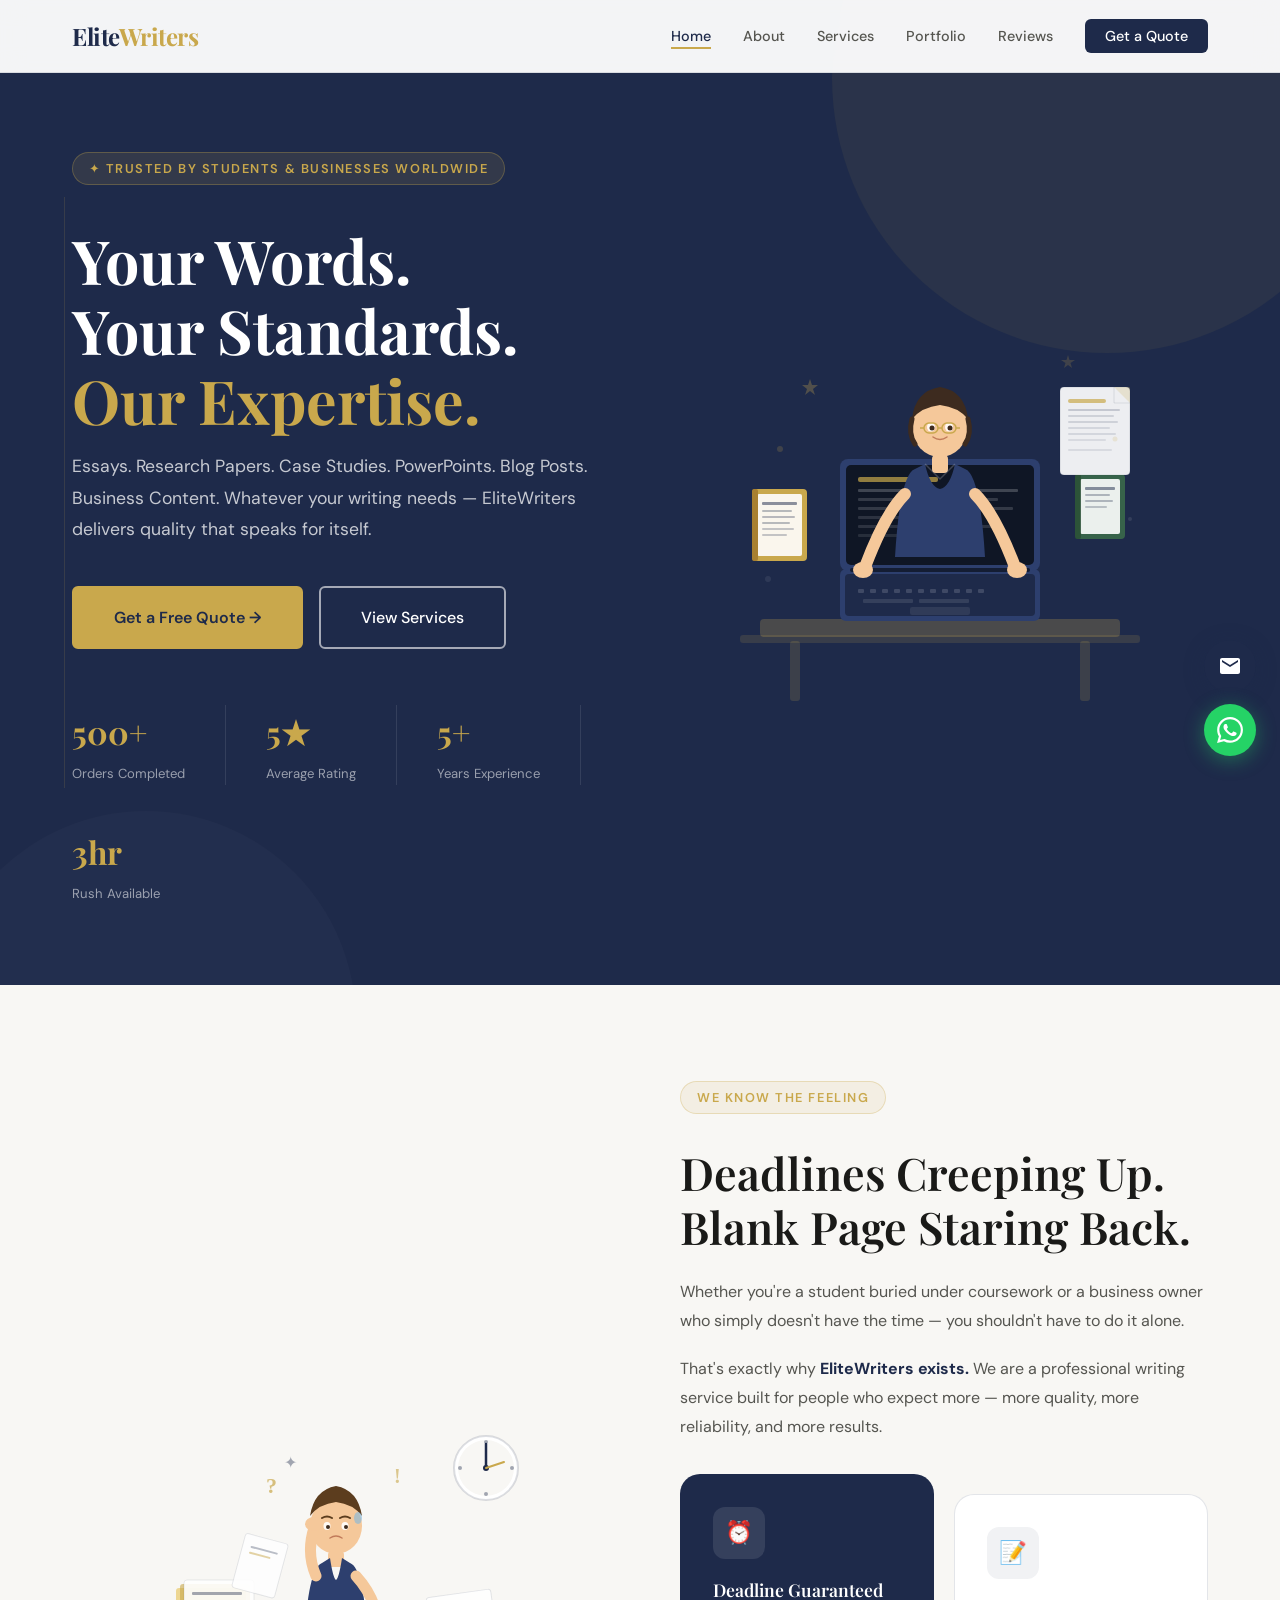
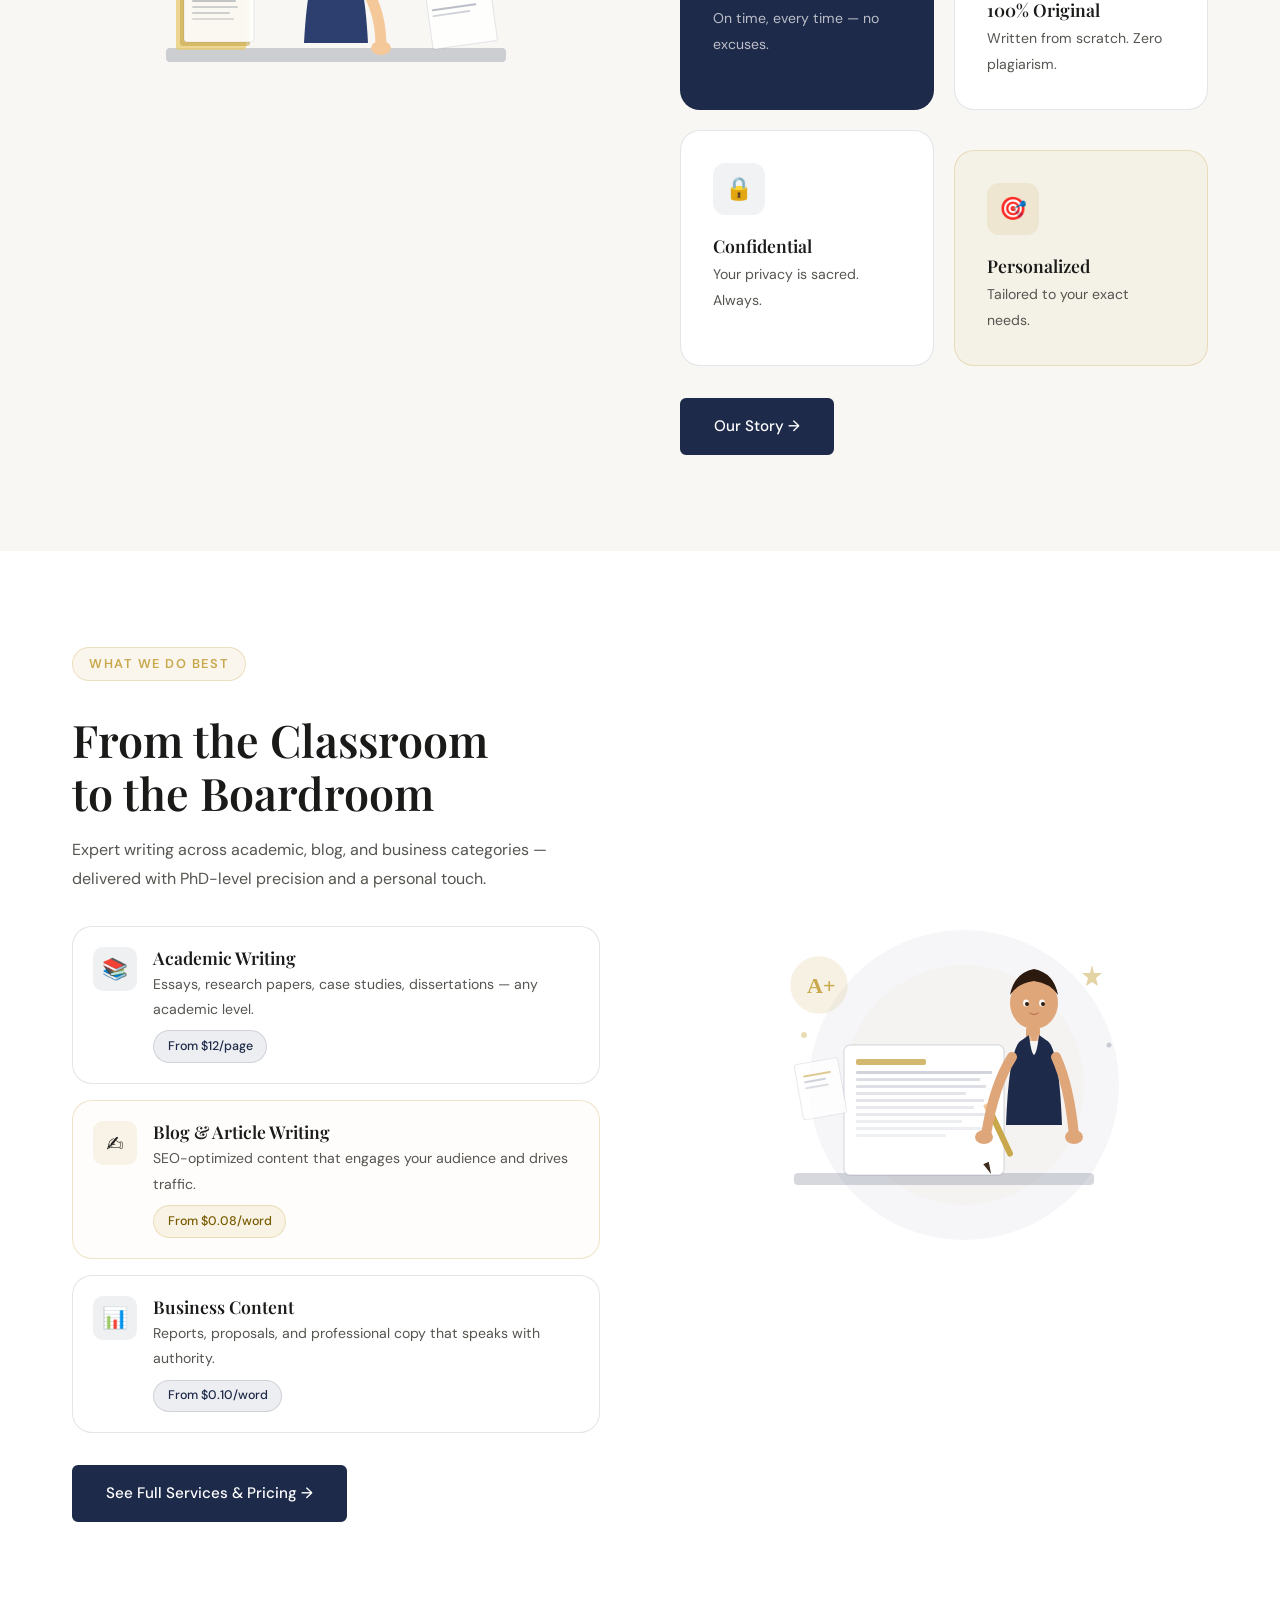
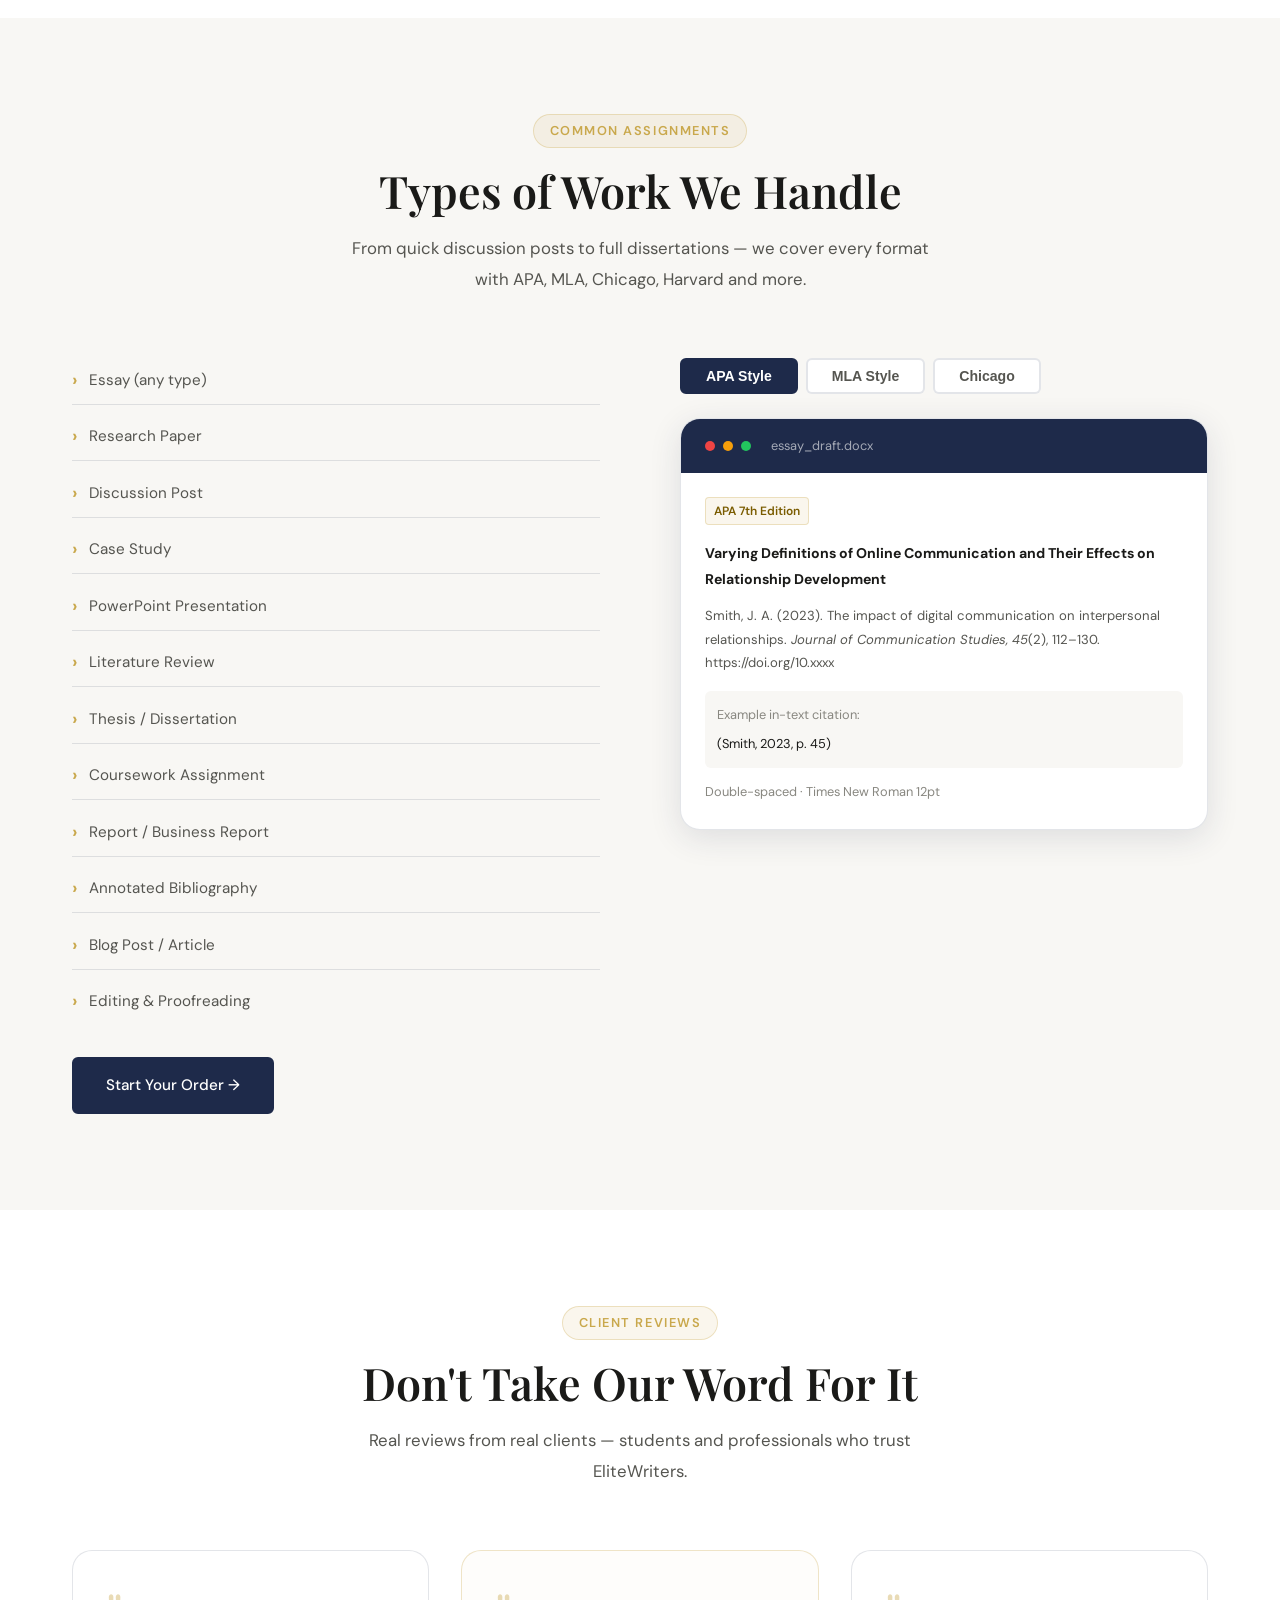
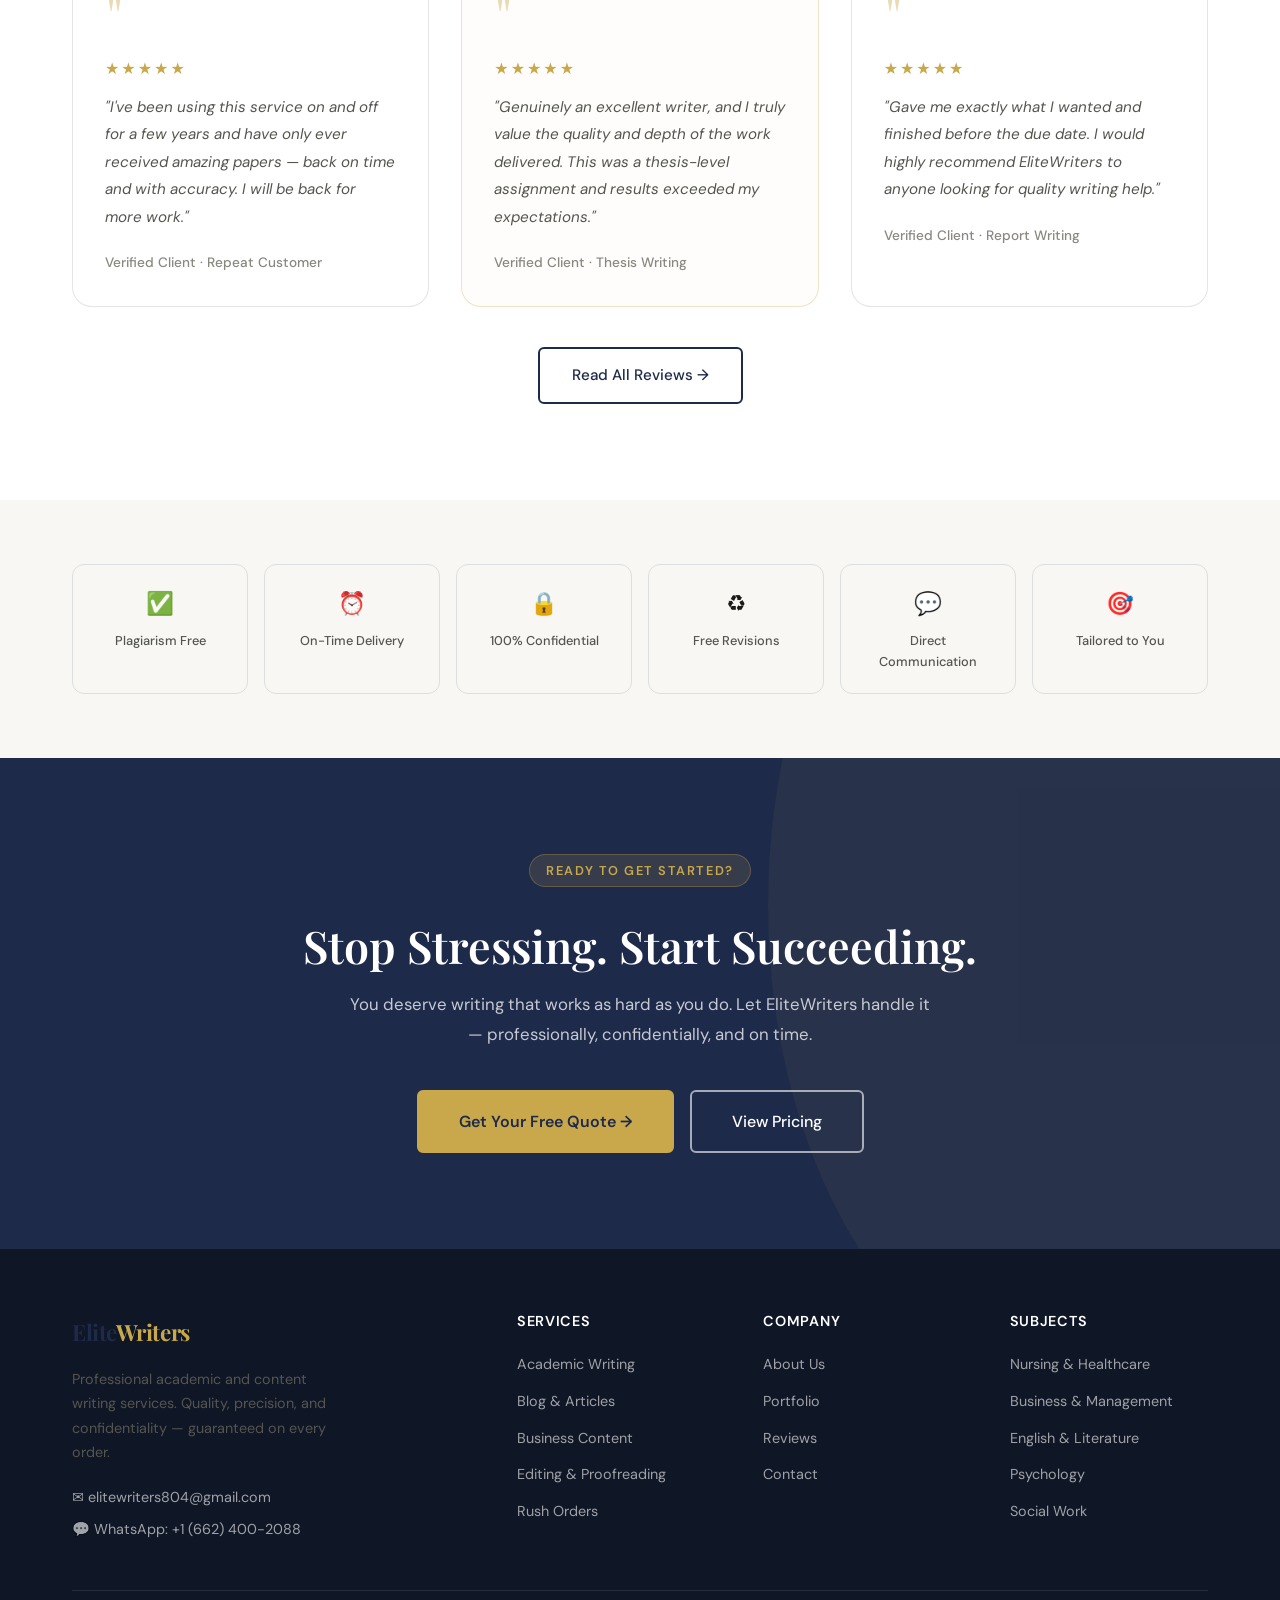
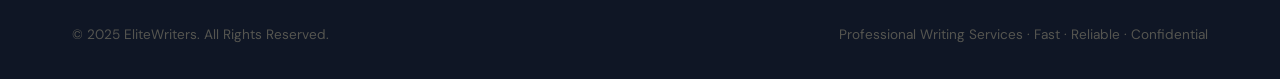
<file: index.html>
<!DOCTYPE html>
<html lang="en">
<head>
  <meta charset="UTF-8">
  <meta name="viewport" content="width=device-width, initial-scale=1.0">
  <meta name="description" content="EliteWriters delivers expert academic writing, essays, research papers, blog posts and business content. PhD-level expertise. On-time delivery. 100% confidential. Starting at $12/page.">
  <meta name="keywords" content="academic writing service, essay writing, research paper writing, hire essay writer, professional content writer, blog writing service, business writing, nursing essay, APA essay, MLA essay">
  <meta name="author" content="EliteWriters">
  <meta name="robots" content="index, follow">
  <link rel="canonical" href="https://elitewriters804.github.io/elitewriters/">
  <meta property="og:type" content="website">
  <meta property="og:title" content="EliteWriters | Professional Academic & Content Writing Services">
  <meta property="og:description" content="Expert academic writing, essays, research papers, blog posts and business content. PhD-level expertise. Starting at $12/page.">
  <meta property="og:url" content="https://elitewriters804.github.io/elitewriters/">
  <meta property="og:site_name" content="EliteWriters">
  <meta name="twitter:card" content="summary">
  <meta name="twitter:title" content="EliteWriters | Professional Academic & Content Writing Services">
  <meta name="twitter:description" content="Expert essays, research papers, blog posts. PhD-level. On-time. Confidential. From $12/page.">
  <title>EliteWriters | Professional Academic & Content Writing Services</title>
  <link rel="stylesheet" href="css/style.css">
  <link rel="preconnect" href="https://fonts.googleapis.com">
  <style>
    /* ── Hero split layout ── */
    .hero-section {
      min-height: 100vh;
      background: var(--primary);
      display: flex;
      align-items: center;
      position: relative;
      overflow: hidden;
      padding-top: 72px;
    }
    .hero-bg-circle-1 {
      position: absolute; top: -20%; right: -8%;
      width: 550px; height: 550px;
      background: rgba(201,168,76,0.07);
      border-radius: 50%; pointer-events: none;
    }
    .hero-bg-circle-2 {
      position: absolute; bottom: -25%; left: -5%;
      width: 420px; height: 420px;
      background: rgba(255,255,255,0.02);
      border-radius: 50%; pointer-events: none;
    }
    .hero-line {
      position: absolute; top: 20%; left: 5%;
      width: 1px; height: 60%;
      background: rgba(201,168,76,0.15); pointer-events: none;
    }
    .hero-inner {
      display: grid;
      grid-template-columns: 1fr 1fr;
      gap: 4rem;
      align-items: center;
      position: relative;
      z-index: 2;
      padding: 5rem 2rem;
      max-width: var(--max-width);
      margin: 0 auto;
      width: 100%;
    }
    @media(max-width:768px){
      .hero-inner { grid-template-columns: 1fr; padding: 3rem 1.25rem; }
      .hero-illus-wrap { display: none; }
    }
    .hero-stats {
      display: flex; gap: 2.5rem; margin-top: 3.5rem; flex-wrap: wrap;
    }
    .hero-stat-divider { width: 1px; background: rgba(255,255,255,0.1); }

    /* ── Pain point split ── */
    .pain-inner {
      display: grid;
      grid-template-columns: 1fr 1fr;
      gap: 5rem;
      align-items: center;
    }
    @media(max-width:768px){ .pain-inner { grid-template-columns:1fr; gap:2.5rem; } }

    /* ── What We Do split ── */
    .whatwedo-inner {
      display: grid;
      grid-template-columns: 1fr 1fr;
      gap: 5rem;
      align-items: center;
    }
    @media(max-width:768px){ .whatwedo-inner { grid-template-columns:1fr; gap:2.5rem; } }

    /* ── Common Assignments ── */
    .assign-inner {
      display: grid;
      grid-template-columns: 1fr 1fr;
      gap: 5rem;
      align-items: start;
    }
    @media(max-width:768px){ .assign-inner { grid-template-columns:1fr; gap:2.5rem; } }
    .assign-list { list-style: none; display: flex; flex-direction: column; gap: 0.6rem; }
    .assign-list li {
      display: flex; align-items: center; gap: 0.75rem;
      font-size: 0.95rem; color: var(--text-secondary);
      padding: 0.5rem 0;
      border-bottom: 1px solid var(--border);
    }
    .assign-list li:last-child { border-bottom: none; }
    .assign-list li::before {
      content: '›';
      color: var(--accent);
      font-size: 1.1rem;
      font-weight: 700;
      flex-shrink: 0;
    }
    .assign-preview {
      background: var(--white);
      border: 1px solid var(--border);
      border-radius: var(--radius-lg);
      overflow: hidden;
      box-shadow: var(--shadow-md);
    }
    .assign-preview-header {
      background: var(--primary);
      padding: 1rem 1.5rem;
      display: flex;
      gap: 0.5rem;
      align-items: center;
    }
    .assign-dot { width: 10px; height: 10px; border-radius: 50%; }
    .assign-preview-body { padding: 1.5rem; font-size: 0.88rem; color: var(--text-secondary); line-height: 1.9; }
    .assign-preview-body strong { color: var(--text-primary); }
    .assign-format-badge {
      display: inline-block;
      background: rgba(201,168,76,0.1);
      color: #7a5c00;
      border: 1px solid var(--border-accent);
      border-radius: 4px;
      padding: 2px 8px;
      font-size: 0.75rem;
      font-weight: 600;
      margin-bottom: 1rem;
    }

    /* ── Trust strip ── */
    .trust-strip {
      display: grid;
      grid-template-columns: repeat(6,1fr);
      gap: 1rem;
      text-align: center;
    }
    @media(max-width:1024px){ .trust-strip { grid-template-columns: repeat(3,1fr); } }
    @media(max-width:480px){ .trust-strip { grid-template-columns: repeat(2,1fr); } }
    .trust-item {
      padding: 1.25rem;
      border: 1px solid var(--border);
      border-radius: var(--radius-md);
      transition: var(--transition);
    }
    .trust-item:hover { border-color: rgba(30,42,74,0.25); box-shadow: var(--shadow-sm); }

    /* ── Pain point feature cards ── */
    .pain-cards {
      display: grid; grid-template-columns: 1fr 1fr; gap: 1.25rem;
    }
    @media(max-width:480px){ .pain-cards { grid-template-columns:1fr; } }
  </style>
</head>
<body>

  <!-- Navigation -->
  <nav class="navbar" id="navbar">
    <div class="nav-inner">
      <a href="index.html" class="nav-logo">Elite<span>Writers</span></a>
      <ul class="nav-links" id="nav-links">
        <li><a href="index.html" class="active">Home</a></li>
        <li><a href="about.html">About</a></li>
        <li><a href="services.html">Services</a></li>
        <li><a href="portfolio.html">Portfolio</a></li>
        <li><a href="testimonials.html">Reviews</a></li>
        <li><a href="contact.html" class="nav-cta">Get a Quote</a></li>
      </ul>
      <button class="nav-toggle" id="nav-toggle" aria-label="Toggle menu">
        <span></span><span></span><span></span>
      </button>
    </div>
  </nav>

  <!-- ══════════════════════════════════
       HERO — Split: Text + Illustration
  ══════════════════════════════════ -->
  <section class="hero-section">
    <div class="hero-bg-circle-1"></div>
    <div class="hero-bg-circle-2"></div>
    <div class="hero-line"></div>
    <div class="hero-inner">
      <!-- Left: Text -->
      <div>
        <div class="eyebrow animate-fade-up delay-1" style="background:rgba(201,168,76,0.12);border-color:rgba(201,168,76,0.3);color:var(--accent);display:inline-block;">
          ✦ Trusted by Students & Businesses Worldwide
        </div>
        <h1 class="animate-fade-up delay-2" style="color:var(--white);margin:1.5rem 0 1rem;line-height:1.15;">
          Your Words.<br>Your Standards.<br><span class="text-accent">Our Expertise.</span>
        </h1>
        <p class="animate-fade-up delay-3" style="color:rgba(255,255,255,0.75);font-size:1.1rem;max-width:520px;margin-bottom:2.5rem;">
          Essays. Research Papers. Case Studies. PowerPoints. Blog Posts. Business Content. Whatever your writing needs — EliteWriters delivers quality that speaks for itself.
        </p>
        <div class="btn-group animate-fade-up delay-4">
          <a href="contact.html" class="btn btn-accent btn-lg">Get a Free Quote →</a>
          <a href="services.html" class="btn btn-outline-white btn-lg">View Services</a>
        </div>
        <div class="hero-stats animate-fade-up delay-5">
          <div>
            <div style="font-family:var(--font-display);font-size:2rem;font-weight:700;color:var(--accent);">500+</div>
            <div style="font-size:0.82rem;color:rgba(255,255,255,0.55);margin-top:0.2rem;">Orders Completed</div>
          </div>
          <div class="hero-stat-divider"></div>
          <div>
            <div style="font-family:var(--font-display);font-size:2rem;font-weight:700;color:var(--accent);">5★</div>
            <div style="font-size:0.82rem;color:rgba(255,255,255,0.55);margin-top:0.2rem;">Average Rating</div>
          </div>
          <div class="hero-stat-divider"></div>
          <div>
            <div style="font-family:var(--font-display);font-size:2rem;font-weight:700;color:var(--accent);">5+</div>
            <div style="font-size:0.82rem;color:rgba(255,255,255,0.55);margin-top:0.2rem;">Years Experience</div>
          </div>
          <div class="hero-stat-divider"></div>
          <div>
            <div style="font-family:var(--font-display);font-size:2rem;font-weight:700;color:var(--accent);">3hr</div>
            <div style="font-size:0.82rem;color:rgba(255,255,255,0.55);margin-top:0.2rem;">Rush Available</div>
          </div>
        </div>
      </div>

      <!-- Right: Hero SVG Illustration — Student at laptop -->
      <div class="hero-illus-wrap" style="display:flex;justify-content:center;align-items:center;">
        <svg class="illus-float" width="480" height="420" viewBox="0 0 480 420" fill="none" xmlns="http://www.w3.org/2000/svg" aria-label="Student studying at laptop with books and documents">
          <!-- Desk surface -->
          <rect x="60" y="300" width="360" height="18" rx="4" fill="#c9a84c" opacity="0.25"/>
          <rect x="40" y="316" width="400" height="8" rx="3" fill="#c9a84c" opacity="0.15"/>
          <!-- Desk legs -->
          <rect x="90" y="322" width="10" height="60" rx="3" fill="#c9a84c" opacity="0.18"/>
          <rect x="380" y="322" width="10" height="60" rx="3" fill="#c9a84c" opacity="0.18"/>

          <!-- Laptop base -->
          <rect x="140" y="250" width="200" height="52" rx="6" fill="#2d3f6e"/>
          <rect x="145" y="255" width="190" height="42" rx="4" fill="#1e2a4a"/>
          <!-- Laptop keyboard dots -->
          <rect x="158" y="270" width="6" height="4" rx="1" fill="rgba(255,255,255,0.15)"/>
          <rect x="170" y="270" width="6" height="4" rx="1" fill="rgba(255,255,255,0.15)"/>
          <rect x="182" y="270" width="6" height="4" rx="1" fill="rgba(255,255,255,0.15)"/>
          <rect x="194" y="270" width="6" height="4" rx="1" fill="rgba(255,255,255,0.15)"/>
          <rect x="206" y="270" width="6" height="4" rx="1" fill="rgba(255,255,255,0.15)"/>
          <rect x="218" y="270" width="6" height="4" rx="1" fill="rgba(255,255,255,0.15)"/>
          <rect x="230" y="270" width="6" height="4" rx="1" fill="rgba(255,255,255,0.15)"/>
          <rect x="242" y="270" width="6" height="4" rx="1" fill="rgba(255,255,255,0.15)"/>
          <rect x="254" y="270" width="6" height="4" rx="1" fill="rgba(255,255,255,0.15)"/>
          <rect x="266" y="270" width="6" height="4" rx="1" fill="rgba(255,255,255,0.15)"/>
          <rect x="278" y="270" width="6" height="4" rx="1" fill="rgba(255,255,255,0.15)"/>
          <rect x="163" y="280" width="50" height="4" rx="1" fill="rgba(255,255,255,0.1)"/>
          <rect x="219" y="280" width="50" height="4" rx="1" fill="rgba(255,255,255,0.1)"/>
          <!-- Trackpad -->
          <rect x="210" y="288" width="60" height="8" rx="2" fill="rgba(255,255,255,0.08)"/>

          <!-- Laptop screen -->
          <rect x="140" y="140" width="200" height="112" rx="8" fill="#2d3f6e"/>
          <rect x="146" y="146" width="188" height="100" rx="5" fill="#0f1625"/>
          <!-- Screen content: text lines -->
          <rect x="158" y="158" width="80" height="5" rx="2" fill="rgba(201,168,76,0.7)"/>
          <rect x="158" y="170" width="160" height="3" rx="1" fill="rgba(255,255,255,0.2)"/>
          <rect x="158" y="179" width="140" height="3" rx="1" fill="rgba(255,255,255,0.15)"/>
          <rect x="158" y="188" width="155" height="3" rx="1" fill="rgba(255,255,255,0.15)"/>
          <rect x="158" y="197" width="120" height="3" rx="1" fill="rgba(255,255,255,0.12)"/>
          <rect x="158" y="206" width="145" height="3" rx="1" fill="rgba(255,255,255,0.12)"/>
          <rect x="158" y="215" width="100" height="3" rx="1" fill="rgba(255,255,255,0.1)"/>
          <!-- Screen cursor blink -->
          <rect x="262" y="215" width="2" height="10" rx="1" fill="rgba(201,168,76,0.8)"/>
          <!-- Laptop hinge -->
          <rect x="150" y="249" width="180" height="4" rx="2" fill="#141d33"/>

          <!-- Student figure -->
          <!-- Head -->
          <ellipse cx="240" cy="108" rx="28" ry="30" fill="#f5c89a"/>
          <!-- Hair -->
          <path d="M212 100 Q215 72 240 68 Q265 72 268 100 Q258 88 240 86 Q222 88 212 100Z" fill="#3d2b1f"/>
          <path d="M212 100 Q208 115 215 125" stroke="#3d2b1f" stroke-width="5" fill="none" stroke-linecap="round"/>
          <path d="M268 100 Q272 115 265 125" stroke="#3d2b1f" stroke-width="5" fill="none" stroke-linecap="round"/>
          <!-- Face details -->
          <ellipse cx="231" cy="108" rx="4" ry="4.5" fill="#fff" opacity="0.9"/>
          <ellipse cx="249" cy="108" rx="4" ry="4.5" fill="#fff" opacity="0.9"/>
          <circle cx="232" cy="109" r="2.5" fill="#3d2b1f"/>
          <circle cx="250" cy="109" r="2.5" fill="#3d2b1f"/>
          <!-- Glasses -->
          <rect x="224" y="104" width="14" height="10" rx="5" stroke="#c9a84c" stroke-width="1.5" fill="none"/>
          <rect x="242" y="104" width="14" height="10" rx="5" stroke="#c9a84c" stroke-width="1.5" fill="none"/>
          <line x1="238" y1="109" x2="242" y2="109" stroke="#c9a84c" stroke-width="1.5"/>
          <line x1="224" y1="109" x2="220" y2="109" stroke="#c9a84c" stroke-width="1.5"/>
          <line x1="256" y1="109" x2="260" y2="109" stroke="#c9a84c" stroke-width="1.5"/>
          <!-- Smile -->
          <path d="M233 118 Q240 123 247 118" stroke="#c17b5a" stroke-width="1.5" fill="none" stroke-linecap="round"/>
          <!-- Neck -->
          <rect x="232" y="136" width="16" height="18" rx="4" fill="#f5c89a"/>
          <!-- Body/shirt -->
          <path d="M195 238 Q200 155 215 150 L225 145 Q230 168 240 170 Q250 168 255 145 L265 150 Q280 155 285 238Z" fill="#2d3f6e"/>
          <!-- Shirt collar details -->
          <path d="M225 145 L240 160 L255 145" stroke="rgba(255,255,255,0.2)" stroke-width="1.5" fill="none"/>
          <!-- Left arm reaching toward laptop -->
          <path d="M205 175 Q185 195 165 248" stroke="#f5c89a" stroke-width="12" fill="none" stroke-linecap="round"/>
          <!-- Right arm reaching toward laptop -->
          <path d="M275 175 Q295 195 315 248" stroke="#f5c89a" stroke-width="12" fill="none" stroke-linecap="round"/>
          <!-- Hands -->
          <ellipse cx="163" cy="251" rx="10" ry="8" fill="#f5c89a"/>
          <ellipse cx="317" cy="251" rx="10" ry="8" fill="#f5c89a"/>

          <!-- Floating book 1 (left) -->
          <g class="illus-float-slow" style="animation-delay:0.5s">
            <rect x="52" y="170" width="55" height="72" rx="4" fill="#c9a84c"/>
            <rect x="57" y="175" width="45" height="62" rx="2" fill="#fff" opacity="0.9"/>
            <rect x="62" y="183" width="35" height="3" rx="1" fill="#1e2a4a" opacity="0.5"/>
            <rect x="62" y="191" width="30" height="2" rx="1" fill="#1e2a4a" opacity="0.3"/>
            <rect x="62" y="197" width="33" height="2" rx="1" fill="#1e2a4a" opacity="0.3"/>
            <rect x="62" y="203" width="28" height="2" rx="1" fill="#1e2a4a" opacity="0.3"/>
            <rect x="62" y="209" width="32" height="2" rx="1" fill="#1e2a4a" opacity="0.25"/>
            <rect x="62" y="215" width="25" height="2" rx="1" fill="#1e2a4a" opacity="0.25"/>
            <rect x="52" y="170" width="6" height="72" rx="2" fill="#a88030"/>
          </g>

          <!-- Floating book 2 (right, different color) -->
          <g class="illus-float-slow" style="animation-delay:1.2s">
            <rect x="375" y="155" width="50" height="65" rx="4" fill="#3d6e4a" opacity="0.85"/>
            <rect x="380" y="160" width="40" height="55" rx="2" fill="#fff" opacity="0.9"/>
            <rect x="385" y="168" width="30" height="3" rx="1" fill="#1e2a4a" opacity="0.5"/>
            <rect x="385" y="175" width="25" height="2" rx="1" fill="#1e2a4a" opacity="0.3"/>
            <rect x="385" y="181" width="28" height="2" rx="1" fill="#1e2a4a" opacity="0.3"/>
            <rect x="385" y="187" width="22" height="2" rx="1" fill="#1e2a4a" opacity="0.25"/>
            <rect x="375" y="155" width="6" height="65" rx="2" fill="#2a5035" opacity="0.85"/>
          </g>

          <!-- Floating document/paper (top right) -->
          <g class="illus-float" style="animation-delay:0.8s">
            <rect x="360" y="68" width="70" height="88" rx="4" fill="#fff" opacity="0.92"/>
            <rect x="360" y="68" width="70" height="88" rx="4" stroke="rgba(30,42,74,0.15)" stroke-width="1" fill="none"/>
            <rect x="368" y="80" width="38" height="4" rx="2" fill="#c9a84c" opacity="0.7"/>
            <rect x="368" y="90" width="52" height="2" rx="1" fill="#1e2a4a" opacity="0.2"/>
            <rect x="368" y="96" width="46" height="2" rx="1" fill="#1e2a4a" opacity="0.15"/>
            <rect x="368" y="102" width="50" height="2" rx="1" fill="#1e2a4a" opacity="0.15"/>
            <rect x="368" y="108" width="42" height="2" rx="1" fill="#1e2a4a" opacity="0.12"/>
            <rect x="368" y="114" width="48" height="2" rx="1" fill="#1e2a4a" opacity="0.12"/>
            <rect x="368" y="120" width="38" height="2" rx="1" fill="#1e2a4a" opacity="0.1"/>
            <rect x="368" y="130" width="44" height="2" rx="1" fill="#1e2a4a" opacity="0.1"/>
            <!-- Paper fold corner -->
            <path d="M414 68 L430 68 L430 84 Z" fill="rgba(201,168,76,0.2)"/>
            <path d="M414 68 L414 84 L430 84" stroke="rgba(30,42,74,0.1)" stroke-width="1" fill="none"/>
          </g>

          <!-- Small star accents -->
          <g opacity="0.5">
            <path d="M110 60 L112 66 L118 66 L113 70 L115 76 L110 72 L105 76 L107 70 L102 66 L108 66 Z" fill="#c9a84c" opacity="0.6"/>
            <path d="M368 36 L369.5 41 L375 41 L370.5 44 L372 49 L368 46 L364 49 L365.5 44 L361 41 L366.5 41 Z" fill="#c9a84c" opacity="0.4"/>
            <circle cx="80" cy="130" r="3" fill="rgba(201,168,76,0.4)"/>
            <circle cx="415" cy="120" r="2.5" fill="rgba(201,168,76,0.35)"/>
            <circle cx="430" cy="200" r="2" fill="rgba(255,255,255,0.2)"/>
            <circle cx="68" cy="260" r="3" fill="rgba(255,255,255,0.15)"/>
          </g>
        </svg>
      </div>
    </div>
  </section>

  <!-- ══════════════════════════════════
       PAIN POINT — Text + Illustration
  ══════════════════════════════════ -->
  <section class="section section-alt">
    <div class="container">
      <div class="pain-inner">
        <!-- Left: Illustration — overwhelmed student -->
        <div style="display:flex;justify-content:center;">
          <svg class="illus-float-slow" width="400" height="360" viewBox="0 0 400 360" fill="none" xmlns="http://www.w3.org/2000/svg" aria-label="Student overwhelmed by papers and deadlines">
            <!-- Desk -->
            <rect x="30" y="260" width="340" height="14" rx="4" fill="#1e2a4a" opacity="0.2"/>
            <!-- Stacked papers/books on desk -->
            <rect x="40" y="200" width="70" height="62" rx="3" fill="#e8c96a" opacity="0.7"/>
            <rect x="44" y="196" width="70" height="62" rx="3" fill="#c9a84c" opacity="0.6"/>
            <rect x="48" y="192" width="70" height="62" rx="3" fill="#fff" opacity="0.9" stroke="rgba(30,42,74,0.1)" stroke-width="1"/>
            <rect x="56" y="204" width="50" height="3" rx="1" fill="#1e2a4a" opacity="0.4"/>
            <rect x="56" y="212" width="44" height="2" rx="1" fill="#1e2a4a" opacity="0.25"/>
            <rect x="56" y="218" width="46" height="2" rx="1" fill="#1e2a4a" opacity="0.2"/>
            <rect x="56" y="224" width="38" height="2" rx="1" fill="#1e2a4a" opacity="0.2"/>
            <rect x="56" y="230" width="42" height="2" rx="1" fill="#1e2a4a" opacity="0.15"/>
            <!-- More papers scattered -->
            <rect x="290" y="210" width="65" height="52" rx="3" fill="#fff" opacity="0.9" stroke="rgba(30,42,74,0.12)" stroke-width="1" transform="rotate(-8 290 210)"/>
            <rect x="294" y="222" width="45" height="2" rx="1" fill="#1e2a4a" opacity="0.3" transform="rotate(-8 290 210)"/>
            <rect x="294" y="228" width="38" height="2" rx="1" fill="#1e2a4a" opacity="0.2" transform="rotate(-8 290 210)"/>
            <!-- Clock on wall -->
            <circle cx="350" cy="80" r="32" fill="#fff" stroke="rgba(30,42,74,0.15)" stroke-width="2"/>
            <circle cx="350" cy="80" r="28" fill="#f8f7f4"/>
            <circle cx="350" cy="80" r="3" fill="#1e2a4a"/>
            <!-- Clock hands — showing almost deadline -->
            <line x1="350" y1="80" x2="350" y2="56" stroke="#1e2a4a" stroke-width="2.5" stroke-linecap="round"/>
            <line x1="350" y1="80" x2="368" y2="74" stroke="#c9a84c" stroke-width="2" stroke-linecap="round"/>
            <!-- Clock numbers dots -->
            <circle cx="350" cy="54" r="2" fill="#1e2a4a" opacity="0.4"/>
            <circle cx="376" cy="80" r="2" fill="#1e2a4a" opacity="0.4"/>
            <circle cx="350" cy="106" r="2" fill="#1e2a4a" opacity="0.4"/>
            <circle cx="324" cy="80" r="2" fill="#1e2a4a" opacity="0.4"/>
            <!-- Student figure sitting -->
            <!-- Head -->
            <ellipse cx="200" cy="138" rx="26" ry="28" fill="#f5c89a"/>
            <!-- Hair -->
            <path d="M174 128 Q178 102 200 98 Q222 102 226 128 Q217 116 200 114 Q183 116 174 128Z" fill="#5c3d1e"/>
            <!-- Worried face -->
            <ellipse cx="191" cy="138" rx="3.5" ry="4" fill="#fff" opacity="0.9"/>
            <ellipse cx="209" cy="138" rx="3.5" ry="4" fill="#fff" opacity="0.9"/>
            <circle cx="192" cy="139" r="2" fill="#3d2b1f"/>
            <circle cx="210" cy="139" r="2" fill="#3d2b1f"/>
            <!-- Worried eyebrows -->
            <path d="M186 130 Q191 127 196 130" stroke="#5c3d1e" stroke-width="2" fill="none" stroke-linecap="round"/>
            <path d="M204 130 Q209 127 214 130" stroke="#5c3d1e" stroke-width="2" fill="none" stroke-linecap="round"/>
            <!-- Small sweat drop -->
            <ellipse cx="222" cy="130" rx="4" ry="6" fill="#7eb8e0" opacity="0.6"/>
            <!-- Worried mouth -->
            <path d="M194 150 Q200 146 206 150" stroke="#c17b5a" stroke-width="1.5" fill="none" stroke-linecap="round"/>
            <!-- Neck -->
            <rect x="192" y="163" width="16" height="16" rx="4" fill="#f5c89a"/>
            <!-- Body -->
            <path d="M168 255 Q172 180 186 175 L194 170 Q197 190 200 192 Q203 190 206 170 L214 175 Q228 180 232 255Z" fill="#2d3f6e"/>
            <!-- Left arm resting on head (stressed pose) -->
            <path d="M180 188 Q170 165 178 140" stroke="#f5c89a" stroke-width="11" fill="none" stroke-linecap="round"/>
            <ellipse cx="178" cy="136" rx="9" ry="7" fill="#f5c89a"/>
            <!-- Right arm on desk -->
            <path d="M220 188 Q245 215 245 258" stroke="#f5c89a" stroke-width="11" fill="none" stroke-linecap="round"/>
            <ellipse cx="245" cy="260" rx="10" ry="7" fill="#f5c89a"/>
            <!-- Floating exclamation / stress marks -->
            <text x="130" y="105" font-size="22" fill="#c9a84c" opacity="0.7" font-family="serif" font-weight="bold">?</text>
            <text x="258" y="95" font-size="20" fill="#c9a84c" opacity="0.6" font-family="serif" font-weight="bold">!</text>
            <text x="148" y="80" font-size="16" fill="rgba(30,42,74,0.4)" font-family="serif">✦</text>
            <!-- Small floating paper -->
            <rect x="110" y="145" width="44" height="56" rx="3" fill="#fff" opacity="0.85" stroke="rgba(30,42,74,0.12)" stroke-width="1" transform="rotate(15 110 145)"/>
            <rect x="118" y="156" width="28" height="2" rx="1" fill="#1e2a4a" opacity="0.3" transform="rotate(15 110 145)"/>
            <rect x="118" y="162" width="22" height="2" rx="1" fill="#c9a84c" opacity="0.5" transform="rotate(15 110 145)"/>
          </svg>
        </div>

        <!-- Right: Text -->
        <div>
          <div class="eyebrow">We Know the Feeling</div>
          <h2 style="margin:1rem 0 1.5rem;">Deadlines Creeping Up.<br>Blank Page Staring Back.</h2>
          <p style="margin-bottom:1.25rem;">Whether you're a student buried under coursework or a business owner who simply doesn't have the time — you shouldn't have to do it alone.</p>
          <p style="margin-bottom:2rem;">That's exactly why <strong style="color:var(--primary);">EliteWriters exists.</strong> We are a professional writing service built for people who expect more — more quality, more reliability, and more results.</p>
          <div class="pain-cards" style="margin-bottom:2rem;">
            <div class="card" style="background:var(--primary);border-color:transparent;">
              <div class="card-icon" style="background:rgba(255,255,255,0.1);font-size:1.4rem;">⏰</div>
              <h4 style="color:white;margin-bottom:0.4rem;">Deadline Guaranteed</h4>
              <p style="color:rgba(255,255,255,0.7);font-size:0.88rem;">On time, every time — no excuses.</p>
            </div>
            <div class="card" style="margin-top:1.25rem;">
              <div class="card-icon" style="font-size:1.4rem;">📝</div>
              <h4 style="margin-bottom:0.4rem;">100% Original</h4>
              <p style="font-size:0.88rem;">Written from scratch. Zero plagiarism.</p>
            </div>
            <div class="card">
              <div class="card-icon" style="font-size:1.4rem;">🔒</div>
              <h4 style="margin-bottom:0.4rem;">Confidential</h4>
              <p style="font-size:0.88rem;">Your privacy is sacred. Always.</p>
            </div>
            <div class="card" style="background:rgba(201,168,76,0.07);border-color:var(--border-accent);margin-top:1.25rem;">
              <div class="card-icon" style="background:rgba(201,168,76,0.15);font-size:1.4rem;">🎯</div>
              <h4 style="margin-bottom:0.4rem;">Personalized</h4>
              <p style="font-size:0.88rem;">Tailored to your exact needs.</p>
            </div>
          </div>
          <a href="about.html" class="btn btn-primary">Our Story →</a>
        </div>
      </div>
    </div>
  </section>

  <!-- ══════════════════════════════════
       WHAT WE DO — Text + Illustration
  ══════════════════════════════════ -->
  <section class="section">
    <div class="container">
      <div class="whatwedo-inner">
        <!-- Left: Text + service cards -->
        <div>
          <div class="eyebrow">What We Do Best</div>
          <h2 style="margin:1rem 0 1rem;">From the Classroom<br>to the Boardroom</h2>
          <p style="margin-bottom:2rem;">Expert writing across academic, blog, and business categories — delivered with PhD-level precision and a personal touch.</p>
          <div style="display:flex;flex-direction:column;gap:1rem;margin-bottom:2rem;">
            <div class="card" style="display:flex;align-items:flex-start;gap:1rem;padding:1.25rem;">
              <div style="width:44px;height:44px;background:rgba(30,42,74,0.07);border-radius:10px;display:flex;align-items:center;justify-content:center;font-size:1.3rem;flex-shrink:0;">📚</div>
              <div>
                <h4 style="margin-bottom:0.25rem;">Academic Writing</h4>
                <p style="font-size:0.88rem;margin-bottom:0.5rem;">Essays, research papers, case studies, dissertations — any academic level.</p>
                <span class="badge badge-green">From $12/page</span>
              </div>
            </div>
            <div class="card" style="display:flex;align-items:flex-start;gap:1rem;padding:1.25rem;border-color:var(--border-accent);background:rgba(201,168,76,0.02);">
              <div style="width:44px;height:44px;background:rgba(201,168,76,0.12);border-radius:10px;display:flex;align-items:center;justify-content:center;font-size:1.3rem;flex-shrink:0;">✍️</div>
              <div>
                <h4 style="margin-bottom:0.25rem;">Blog & Article Writing</h4>
                <p style="font-size:0.88rem;margin-bottom:0.5rem;">SEO-optimized content that engages your audience and drives traffic.</p>
                <span class="badge badge-gold">From $0.08/word</span>
              </div>
            </div>
            <div class="card" style="display:flex;align-items:flex-start;gap:1rem;padding:1.25rem;">
              <div style="width:44px;height:44px;background:rgba(30,42,74,0.07);border-radius:10px;display:flex;align-items:center;justify-content:center;font-size:1.3rem;flex-shrink:0;">📊</div>
              <div>
                <h4 style="margin-bottom:0.25rem;">Business Content</h4>
                <p style="font-size:0.88rem;margin-bottom:0.5rem;">Reports, proposals, and professional copy that speaks with authority.</p>
                <span class="badge badge-green">From $0.10/word</span>
              </div>
            </div>
          </div>
          <a href="services.html" class="btn btn-primary">See Full Services & Pricing →</a>
        </div>

        <!-- Right: Illustration — writer at work -->
        <div style="display:flex;justify-content:center;">
          <svg class="illus-float" width="400" height="400" viewBox="0 0 400 400" fill="none" xmlns="http://www.w3.org/2000/svg" aria-label="Professional writer working on documents">
            <!-- Background circle decoration -->
            <circle cx="220" cy="200" r="155" fill="rgba(30,42,74,0.04)"/>
            <circle cx="220" cy="200" r="120" fill="rgba(201,168,76,0.04)"/>
            <!-- Desk -->
            <rect x="50" y="288" width="300" height="12" rx="4" fill="#1e2a4a" opacity="0.18"/>
            <!-- Large document on desk -->
            <rect x="100" y="160" width="160" height="130" rx="6" fill="#fff" stroke="rgba(30,42,74,0.12)" stroke-width="1.5"/>
            <!-- Document header -->
            <rect x="112" y="174" width="70" height="6" rx="2" fill="#c9a84c" opacity="0.8"/>
            <rect x="112" y="186" width="136" height="3" rx="1" fill="#1e2a4a" opacity="0.2"/>
            <rect x="112" y="193" width="124" height="3" rx="1" fill="#1e2a4a" opacity="0.15"/>
            <rect x="112" y="200" width="130" height="3" rx="1" fill="#1e2a4a" opacity="0.15"/>
            <rect x="112" y="207" width="110" height="3" rx="1" fill="#1e2a4a" opacity="0.12"/>
            <rect x="112" y="214" width="128" height="3" rx="1" fill="#1e2a4a" opacity="0.12"/>
            <rect x="112" y="221" width="118" height="3" rx="1" fill="#1e2a4a" opacity="0.1"/>
            <rect x="112" y="228" width="132" height="3" rx="1" fill="#1e2a4a" opacity="0.1"/>
            <rect x="112" y="235" width="106" height="3" rx="1" fill="#1e2a4a" opacity="0.08"/>
            <rect x="112" y="242" width="126" height="3" rx="1" fill="#1e2a4a" opacity="0.08"/>
            <rect x="112" y="249" width="90" height="3" rx="1" fill="#1e2a4a" opacity="0.07"/>
            <!-- Pen/pencil on document -->
            <rect x="240" y="220" width="6" height="58" rx="3" fill="#c9a84c" transform="rotate(-25 240 220)"/>
            <polygon points="239,278 245,278 242,290" fill="#3d2b1f" transform="rotate(-25 242 278)"/>
            <rect x="239" y="220" width="8" height="8" rx="1" fill="#f5c89a" transform="rotate(-25 240 220)"/>

            <!-- Writer figure -->
            <!-- Head -->
            <ellipse cx="290" cy="118" rx="24" ry="26" fill="#dfa67a"/>
            <!-- Hair short/professional -->
            <path d="M266 110 Q270 88 290 84 Q310 88 314 110 Q306 98 290 96 Q274 98 266 110Z" fill="#2c1a0e"/>
            <!-- Face -->
            <ellipse cx="282" cy="118" rx="3" ry="3.5" fill="#fff" opacity="0.9"/>
            <ellipse cx="298" cy="118" rx="3" ry="3.5" fill="#fff" opacity="0.9"/>
            <circle cx="283" cy="119" r="2" fill="#2c1a0e"/>
            <circle cx="299" cy="119" r="2" fill="#2c1a0e"/>
            <!-- Focused expression -->
            <path d="M286 128 Q290 131 294 128" stroke="#c17b5a" stroke-width="1.5" fill="none" stroke-linecap="round"/>
            <!-- Neck -->
            <rect x="282" y="142" width="14" height="14" rx="3" fill="#dfa67a"/>
            <!-- Body — professional top -->
            <path d="M262 240 Q265 160 278 155 L285 150 Q287 168 290 170 Q293 168 295 150 L302 155 Q315 160 318 240Z" fill="#1e2a4a"/>
            <!-- Collar -->
            <path d="M285 150 L290 162 L295 150" stroke="rgba(255,255,255,0.3)" stroke-width="1.5" fill="none"/>
            <!-- Left arm writing -->
            <path d="M268 172 Q250 200 242 250" stroke="#dfa67a" stroke-width="10" fill="none" stroke-linecap="round"/>
            <ellipse cx="240" cy="252" rx="9" ry="7" fill="#dfa67a"/>
            <!-- Right arm resting -->
            <path d="M312 172 Q325 200 330 250" stroke="#dfa67a" stroke-width="10" fill="none" stroke-linecap="round"/>
            <ellipse cx="330" cy="252" rx="9" ry="7" fill="#dfa67a"/>

            <!-- Floating badge: "A+" -->
            <circle cx="75" cy="100" r="28" fill="#c9a84c" opacity="0.15" stroke="#c9a84c" stroke-width="1.5"/>
            <text x="63" y="108" font-size="22" font-weight="700" fill="#c9a84c" font-family="Georgia,serif">A+</text>

            <!-- Floating small doc -->
            <g class="illus-float-slow" style="animation-delay:1s">
              <rect x="50" y="180" width="44" height="56" rx="3" fill="#fff" opacity="0.85" stroke="rgba(30,42,74,0.12)" stroke-width="1" transform="rotate(-10 50 180)"/>
              <rect x="57" y="192" width="28" height="2" rx="1" fill="#c9a84c" opacity="0.6" transform="rotate(-10 50 180)"/>
              <rect x="57" y="198" width="22" height="2" rx="1" fill="#1e2a4a" opacity="0.2" transform="rotate(-10 50 180)"/>
              <rect x="57" y="204" width="24" height="2" rx="1" fill="#1e2a4a" opacity="0.15" transform="rotate(-10 50 180)"/>
            </g>

            <!-- Stars/sparkles -->
            <path d="M348 80 L350 88 L358 88 L352 93 L354 101 L348 97 L342 101 L344 93 L338 88 L346 88Z" fill="#c9a84c" opacity="0.5"/>
            <circle cx="60" cy="150" r="3" fill="rgba(201,168,76,0.4)"/>
            <circle cx="365" cy="160" r="2.5" fill="rgba(30,42,74,0.2)"/>
          </svg>
        </div>
      </div>
    </div>
  </section>

  <!-- ══════════════════════════════════
       COMMON ASSIGNMENTS — Tabs
  ══════════════════════════════════ -->
  <section class="section section-alt">
    <div class="container">
      <div class="section-header">
        <div class="eyebrow">Common Assignments</div>
        <h2>Types of Work We Handle</h2>
        <p>From quick discussion posts to full dissertations — we cover every format with APA, MLA, Chicago, Harvard and more.</p>
      </div>
      <div class="assign-inner">
        <!-- Left: Assignment list -->
        <div>
          <ul class="assign-list">
            <li>Essay (any type)</li>
            <li>Research Paper</li>
            <li>Discussion Post</li>
            <li>Case Study</li>
            <li>PowerPoint Presentation</li>
            <li>Literature Review</li>
            <li>Thesis / Dissertation</li>
            <li>Coursework Assignment</li>
            <li>Report / Business Report</li>
            <li>Annotated Bibliography</li>
            <li>Blog Post / Article</li>
            <li>Editing & Proofreading</li>
          </ul>
          <div style="margin-top:2rem;">
            <a href="contact.html" class="btn btn-primary">Start Your Order →</a>
          </div>
        </div>
        <!-- Right: Style preview tabs -->
        <div>
          <div class="assign-tabs">
            <button class="assign-tab active" onclick="switchTab('apa',this)">APA Style</button>
            <button class="assign-tab" onclick="switchTab('mla',this)">MLA Style</button>
            <button class="assign-tab" onclick="switchTab('chicago',this)">Chicago</button>
          </div>
          <!-- APA Preview -->
          <div class="assign-panel active" id="panel-apa">
            <div class="assign-preview">
              <div class="assign-preview-header">
                <div class="assign-dot" style="background:#ef4444;"></div>
                <div class="assign-dot" style="background:#f59e0b;"></div>
                <div class="assign-dot" style="background:#22c55e;"></div>
                <span style="color:rgba(255,255,255,0.6);font-size:0.8rem;margin-left:0.75rem;">essay_draft.docx</span>
              </div>
              <div class="assign-preview-body">
                <div class="assign-format-badge">APA 7th Edition</div>
                <p><strong>Varying Definitions of Online Communication and Their Effects on Relationship Development</strong></p>
                <p style="margin-top:0.75rem;font-size:0.82rem;">Smith, J. A. (2023). The impact of digital communication on interpersonal relationships. <em>Journal of Communication Studies, 45</em>(2), 112–130. https://doi.org/10.xxxx</p>
                <div style="margin-top:1rem;padding:0.75rem;background:var(--off-white);border-radius:6px;font-size:0.8rem;">
                  <div style="color:var(--text-muted);margin-bottom:0.3rem;">Example in-text citation:</div>
                  <div style="color:var(--text-primary);">(Smith, 2023, p. 45)</div>
                </div>
                <div style="margin-top:0.75rem;font-size:0.8rem;color:var(--text-muted);">Double-spaced · Times New Roman 12pt</div>
              </div>
            </div>
          </div>
          <!-- MLA Preview -->
          <div class="assign-panel" id="panel-mla">
            <div class="assign-preview">
              <div class="assign-preview-header">
                <div class="assign-dot" style="background:#ef4444;"></div>
                <div class="assign-dot" style="background:#f59e0b;"></div>
                <div class="assign-dot" style="background:#22c55e;"></div>
                <span style="color:rgba(255,255,255,0.6);font-size:0.8rem;margin-left:0.75rem;">essay_mla.docx</span>
              </div>
              <div class="assign-preview-body">
                <div class="assign-format-badge">MLA 9th Edition</div>
                <p><strong>Varying Definitions of Online Communication and Their Effects on Relationship Development</strong></p>
                <p style="margin-top:0.75rem;font-size:0.82rem;">Smith, John A. "The Impact of Digital Communication on Interpersonal Relationships." <em>Journal of Communication Studies</em>, vol. 45, no. 2, 2023, pp. 112–130.</p>
                <div style="margin-top:1rem;padding:0.75rem;background:var(--off-white);border-radius:6px;font-size:0.8rem;">
                  <div style="color:var(--text-muted);margin-bottom:0.3rem;">Example in-text citation:</div>
                  <div style="color:var(--text-primary);">(Smith 45)</div>
                </div>
                <div style="margin-top:0.75rem;font-size:0.8rem;color:var(--text-muted);">Double-spaced · Times New Roman 12pt</div>
              </div>
            </div>
          </div>
          <!-- Chicago Preview -->
          <div class="assign-panel" id="panel-chicago">
            <div class="assign-preview">
              <div class="assign-preview-header">
                <div class="assign-dot" style="background:#ef4444;"></div>
                <div class="assign-dot" style="background:#f59e0b;"></div>
                <div class="assign-dot" style="background:#22c55e;"></div>
                <span style="color:rgba(255,255,255,0.6);font-size:0.8rem;margin-left:0.75rem;">essay_chicago.docx</span>
              </div>
              <div class="assign-preview-body">
                <div class="assign-format-badge">Chicago 17th Edition</div>
                <p><strong>Varying Definitions of Online Communication and Their Effects on Relationship Development</strong></p>
                <p style="margin-top:0.75rem;font-size:0.82rem;">Smith, John A. "The Impact of Digital Communication." <em>Journal of Communication Studies</em> 45, no. 2 (2023): 112–130.</p>
                <div style="margin-top:1rem;padding:0.75rem;background:var(--off-white);border-radius:6px;font-size:0.8rem;">
                  <div style="color:var(--text-muted);margin-bottom:0.3rem;">Footnote style:</div>
                  <div style="color:var(--text-primary);">¹ Smith, "Digital Communication," 45.</div>
                </div>
                <div style="margin-top:0.75rem;font-size:0.8rem;color:var(--text-muted);">Double-spaced · Times New Roman 12pt</div>
              </div>
            </div>
          </div>
        </div>
      </div>
    </div>
  </section>

  <!-- ══════════════════════════════════
       TESTIMONIALS
  ══════════════════════════════════ -->
  <section class="section">
    <div class="container">
      <div class="section-header">
        <div class="eyebrow">Client Reviews</div>
        <h2>Don't Take Our Word For It</h2>
        <p>Real reviews from real clients — students and professionals who trust EliteWriters.</p>
      </div>
      <div class="grid-3">
        <div class="testimonial-card">
          <div class="quote-mark">"</div>
          <div class="stars">★★★★★</div>
          <p style="margin-top:0.75rem;">"I've been using this service on and off for a few years and have only ever received amazing papers — back on time and with accuracy. I will be back for more work."</p>
          <div class="reviewer">Verified Client · Repeat Customer</div>
        </div>
        <div class="testimonial-card" style="border-color:var(--border-accent);background:rgba(201,168,76,0.02);">
          <div class="quote-mark">"</div>
          <div class="stars">★★★★★</div>
          <p style="margin-top:0.75rem;">"Genuinely an excellent writer, and I truly value the quality and depth of the work delivered. This was a thesis-level assignment and results exceeded my expectations."</p>
          <div class="reviewer">Verified Client · Thesis Writing</div>
        </div>
        <div class="testimonial-card">
          <div class="quote-mark">"</div>
          <div class="stars">★★★★★</div>
          <p style="margin-top:0.75rem;">"Gave me exactly what I wanted and finished before the due date. I would highly recommend EliteWriters to anyone looking for quality writing help."</p>
          <div class="reviewer">Verified Client · Report Writing</div>
        </div>
      </div>
      <div style="text-align:center;margin-top:2.5rem;">
        <a href="testimonials.html" class="btn btn-outline">Read All Reviews →</a>
      </div>
    </div>
  </section>

  <!-- ══════════════════════════════════
       TRUST STRIP
  ══════════════════════════════════ -->
  <section class="section-sm section-alt">
    <div class="container">
      <div class="trust-strip">
        <div class="trust-item"><div style="font-size:1.4rem;margin-bottom:0.4rem;">✅</div><div style="font-size:0.8rem;color:var(--text-secondary);font-weight:500;">Plagiarism Free</div></div>
        <div class="trust-item"><div style="font-size:1.4rem;margin-bottom:0.4rem;">⏰</div><div style="font-size:0.8rem;color:var(--text-secondary);font-weight:500;">On-Time Delivery</div></div>
        <div class="trust-item"><div style="font-size:1.4rem;margin-bottom:0.4rem;">🔒</div><div style="font-size:0.8rem;color:var(--text-secondary);font-weight:500;">100% Confidential</div></div>
        <div class="trust-item"><div style="font-size:1.4rem;margin-bottom:0.4rem;">♻️</div><div style="font-size:0.8rem;color:var(--text-secondary);font-weight:500;">Free Revisions</div></div>
        <div class="trust-item"><div style="font-size:1.4rem;margin-bottom:0.4rem;">💬</div><div style="font-size:0.8rem;color:var(--text-secondary);font-weight:500;">Direct Communication</div></div>
        <div class="trust-item"><div style="font-size:1.4rem;margin-bottom:0.4rem;">🎯</div><div style="font-size:0.8rem;color:var(--text-secondary);font-weight:500;">Tailored to You</div></div>
      </div>
    </div>
  </section>

  <!-- ══════════════════════════════════
       CTA
  ══════════════════════════════════ -->
  <section class="cta-section">
    <div class="container" style="position:relative;z-index:2;">
      <div class="eyebrow" style="background:rgba(201,168,76,0.15);border-color:rgba(201,168,76,0.3);color:var(--accent);">Ready to Get Started?</div>
      <h2 style="margin:1rem 0;">Stop Stressing. Start Succeeding.</h2>
      <p>You deserve writing that works as hard as you do. Let EliteWriters handle it — professionally, confidentially, and on time.</p>
      <div class="btn-group" style="justify-content:center;">
        <a href="contact.html" class="btn btn-accent btn-lg">Get Your Free Quote →</a>
        <a href="services.html" class="btn btn-outline-white btn-lg">View Pricing</a>
      </div>
    </div>
  </section>

  <!-- ══════════════════════════════════
       FOOTER
  ══════════════════════════════════ -->
  <footer>
    <div class="container">
      <div class="footer-grid">
        <div class="footer-brand">
          <a href="index.html" class="nav-logo">Elite<span>Writers</span></a>
          <p>Professional academic and content writing services. Quality, precision, and confidentiality — guaranteed on every order.</p>
          <div class="footer-contact" style="margin-top:1.25rem;">
            <a href="mailto:elitewriters804@gmail.com">✉ elitewriters804@gmail.com</a>
            <a href="https://wa.me/16624002088">💬 WhatsApp: +1 (662) 400-2088</a>
          </div>
        </div>
        <div class="footer-col">
          <h4>Services</h4>
          <ul>
            <li><a href="services.html">Academic Writing</a></li>
            <li><a href="services.html">Blog & Articles</a></li>
            <li><a href="services.html">Business Content</a></li>
            <li><a href="services.html">Editing & Proofreading</a></li>
            <li><a href="services.html">Rush Orders</a></li>
          </ul>
        </div>
        <div class="footer-col">
          <h4>Company</h4>
          <ul>
            <li><a href="about.html">About Us</a></li>
            <li><a href="portfolio.html">Portfolio</a></li>
            <li><a href="testimonials.html">Reviews</a></li>
            <li><a href="contact.html">Contact</a></li>
          </ul>
        </div>
        <div class="footer-col">
          <h4>Subjects</h4>
          <ul>
            <li><a href="services.html">Nursing & Healthcare</a></li>
            <li><a href="services.html">Business & Management</a></li>
            <li><a href="services.html">English & Literature</a></li>
            <li><a href="services.html">Psychology</a></li>
            <li><a href="services.html">Social Work</a></li>
          </ul>
        </div>
      </div>
      <div class="footer-bottom">
        <p>© 2025 EliteWriters. All Rights Reserved.</p>
        <p>Professional Writing Services · Fast · Reliable · Confidential</p>
      </div>
    </div>
  </footer>

  <a href="mailto:elitewriters804@gmail.com" class="float-btn email-float" aria-label="Email us">
    <svg viewBox="0 0 24 24"><path d="M20 4H4c-1.1 0-2 .9-2 2v12c0 1.1.9 2 2 2h16c1.1 0 2-.9 2-2V6c0-1.1-.9-2-2-2zm0 4l-8 5-8-5V6l8 5 8-5v2z"/></svg>
  </a>
  <a href="https://wa.me/16624002088" class="float-btn whatsapp-float" target="_blank" rel="noopener" aria-label="Chat on WhatsApp">
    <svg viewBox="0 0 24 24"><path d="M17.472 14.382c-.297-.149-1.758-.867-2.03-.967-.273-.099-.471-.148-.67.15-.197.297-.767.966-.94 1.164-.173.199-.347.223-.644.075-.297-.15-1.255-.463-2.39-1.475-.883-.788-1.48-1.761-1.653-2.059-.173-.297-.018-.458.13-.606.134-.133.298-.347.446-.52.149-.174.198-.298.298-.497.099-.198.05-.371-.025-.52-.075-.149-.669-1.612-.916-2.207-.242-.579-.487-.5-.669-.51-.173-.008-.371-.01-.57-.01-.198 0-.52.074-.792.372-.272.297-1.04 1.016-1.04 2.479 0 1.462 1.065 2.875 1.213 3.074.149.198 2.096 3.2 5.077 4.487.709.306 1.262.489 1.694.625.712.227 1.36.195 1.871.118.571-.085 1.758-.719 2.006-1.413.248-.694.248-1.289.173-1.413-.074-.124-.272-.198-.57-.347m-5.421 7.403h-.004a9.87 9.87 0 01-5.031-1.378l-.361-.214-3.741.982.998-3.648-.235-.374a9.86 9.86 0 01-1.51-5.26c.001-5.45 4.436-9.884 9.888-9.884 2.64 0 5.122 1.03 6.988 2.898a9.825 9.825 0 012.893 6.994c-.003 5.45-4.437 9.884-9.885 9.884m8.413-18.297A11.815 11.815 0 0012.05 0C5.495 0 .16 5.335.157 11.892c0 2.096.547 4.142 1.588 5.945L.057 24l6.305-1.654a11.882 11.882 0 005.683 1.448h.005c6.554 0 11.89-5.335 11.893-11.893a11.821 11.821 0 00-3.48-8.413z"/></svg>
  </a>

  <script src="js/main.js"></script>
  <script>
    // Assignment style tabs
    function switchTab(id, btn) {
      document.querySelectorAll('.assign-panel').forEach(function(p){ p.classList.remove('active'); });
      document.querySelectorAll('.assign-tab').forEach(function(b){ b.classList.remove('active'); });
      document.getElementById('panel-' + id).classList.add('active');
      btn.classList.add('active');
    }
  </script>
  <!--Start of Tawk.to Script-->
  <script type="text/javascript">
  var Tawk_API=Tawk_API||{}, Tawk_LoadStart=new Date();
  (function(){
  var s1=document.createElement("script"),s0=document.getElementsByTagName("script")[0];
  s1.async=true;
  s1.src='https://embed.tawk.to/6a13ae82ca67221c346be777/1jpee3c7l';
  s1.charset='UTF-8';
  s1.setAttribute('crossorigin','*');
  s0.parentNode.insertBefore(s1,s0);
  })();
  </script>
  <!--End of Tawk.to Script-->
</body>
</html>
</file>
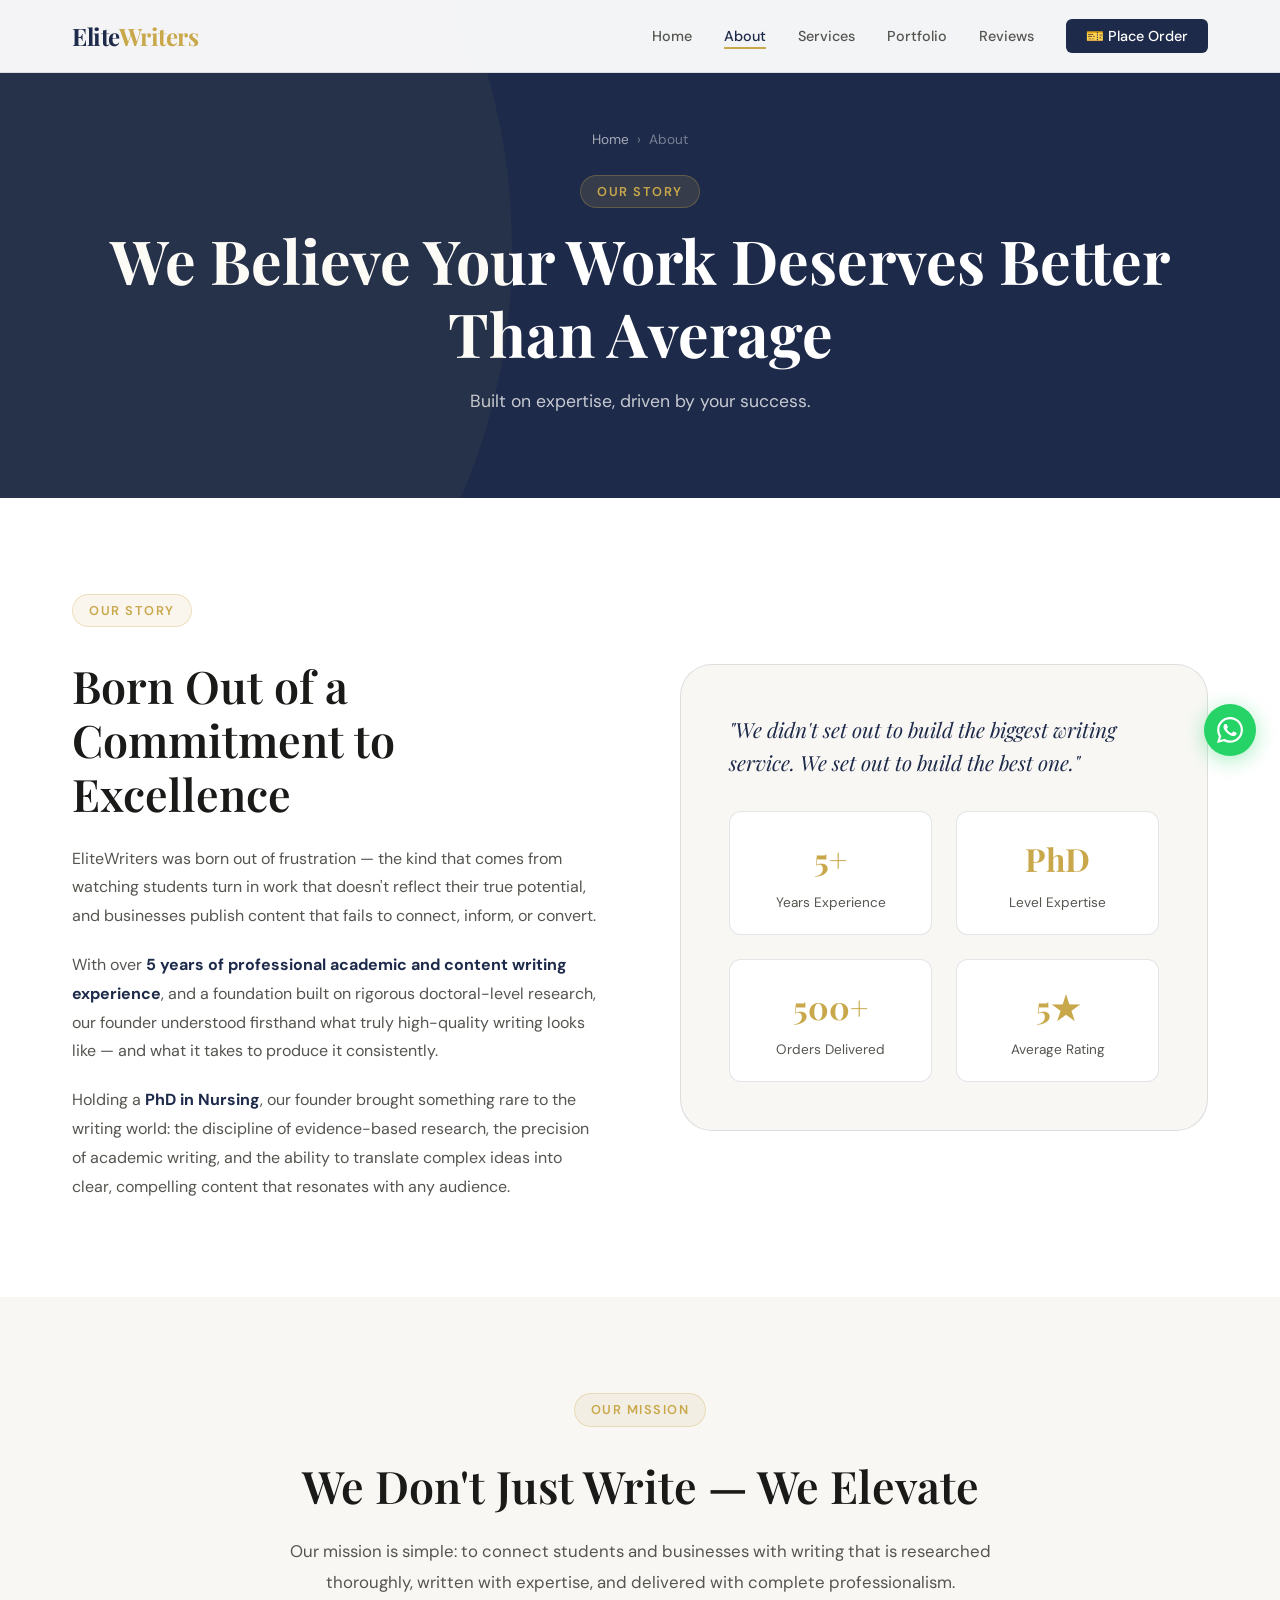
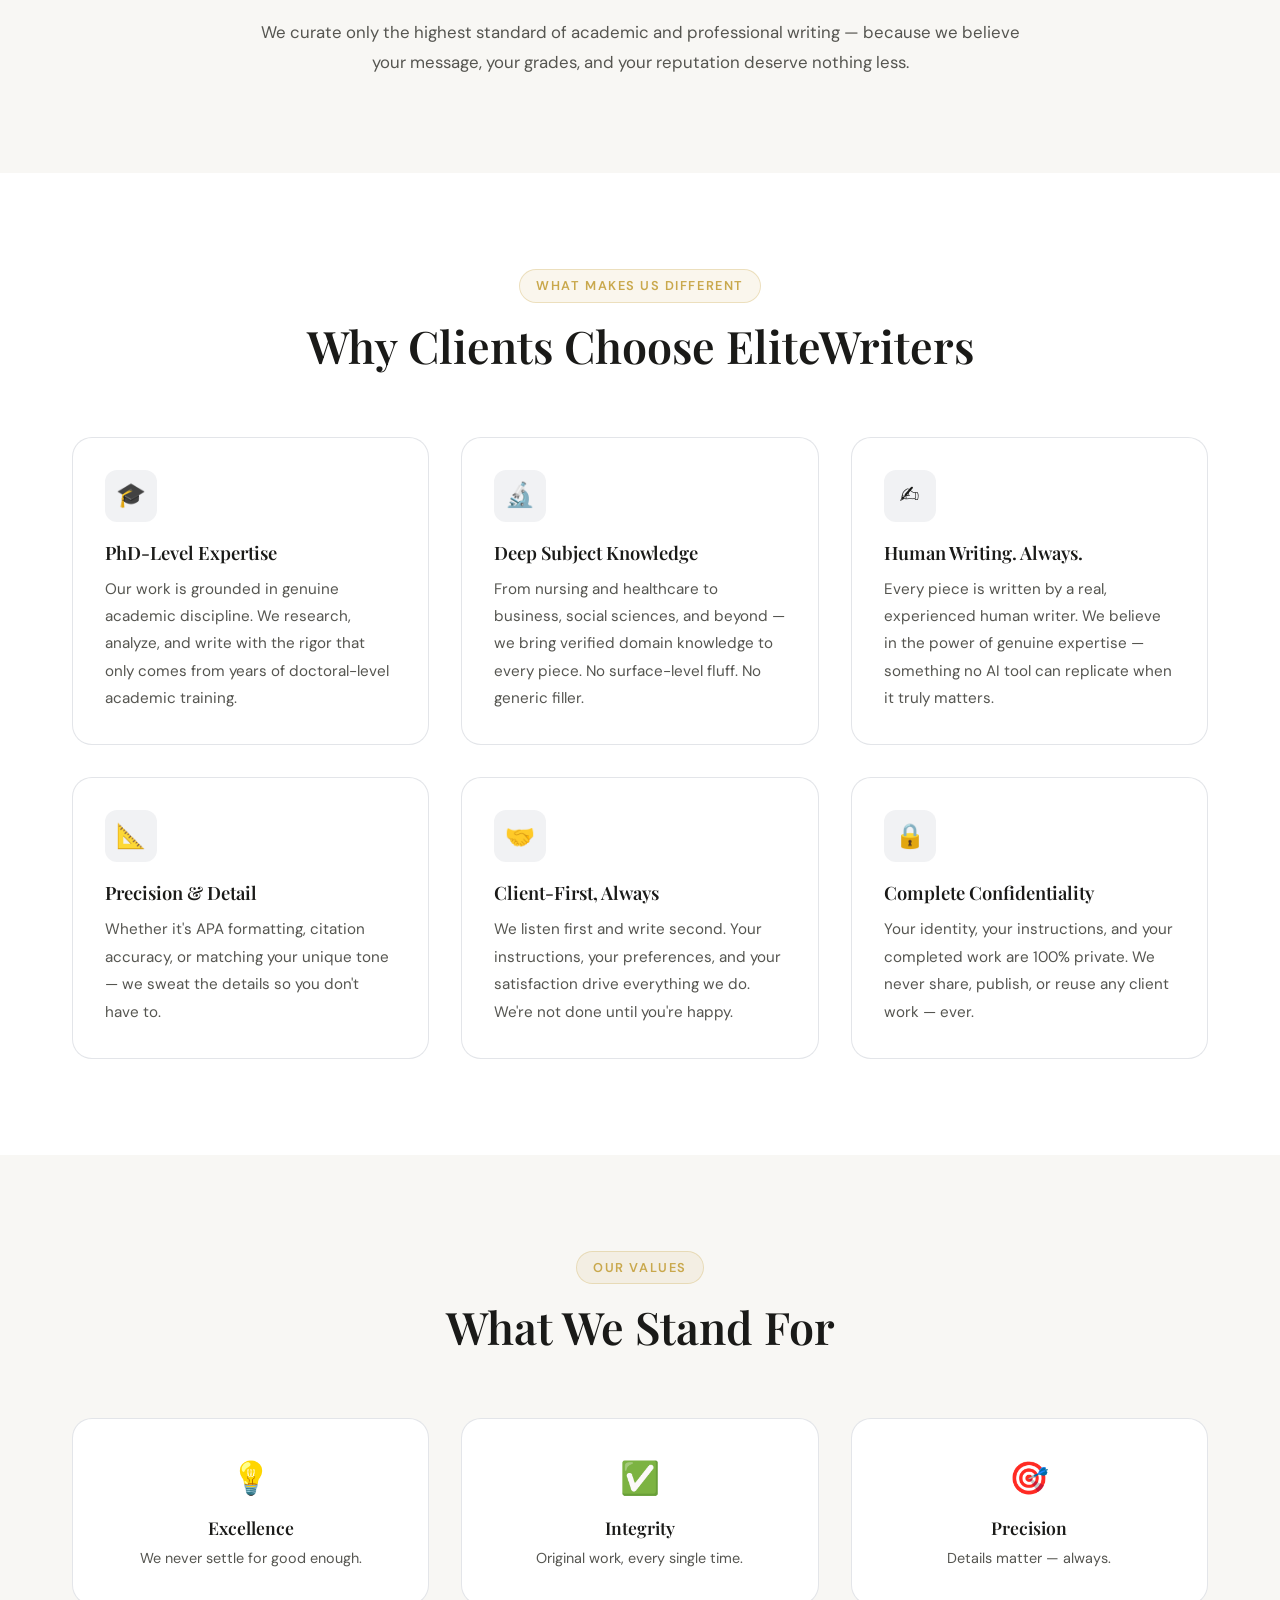
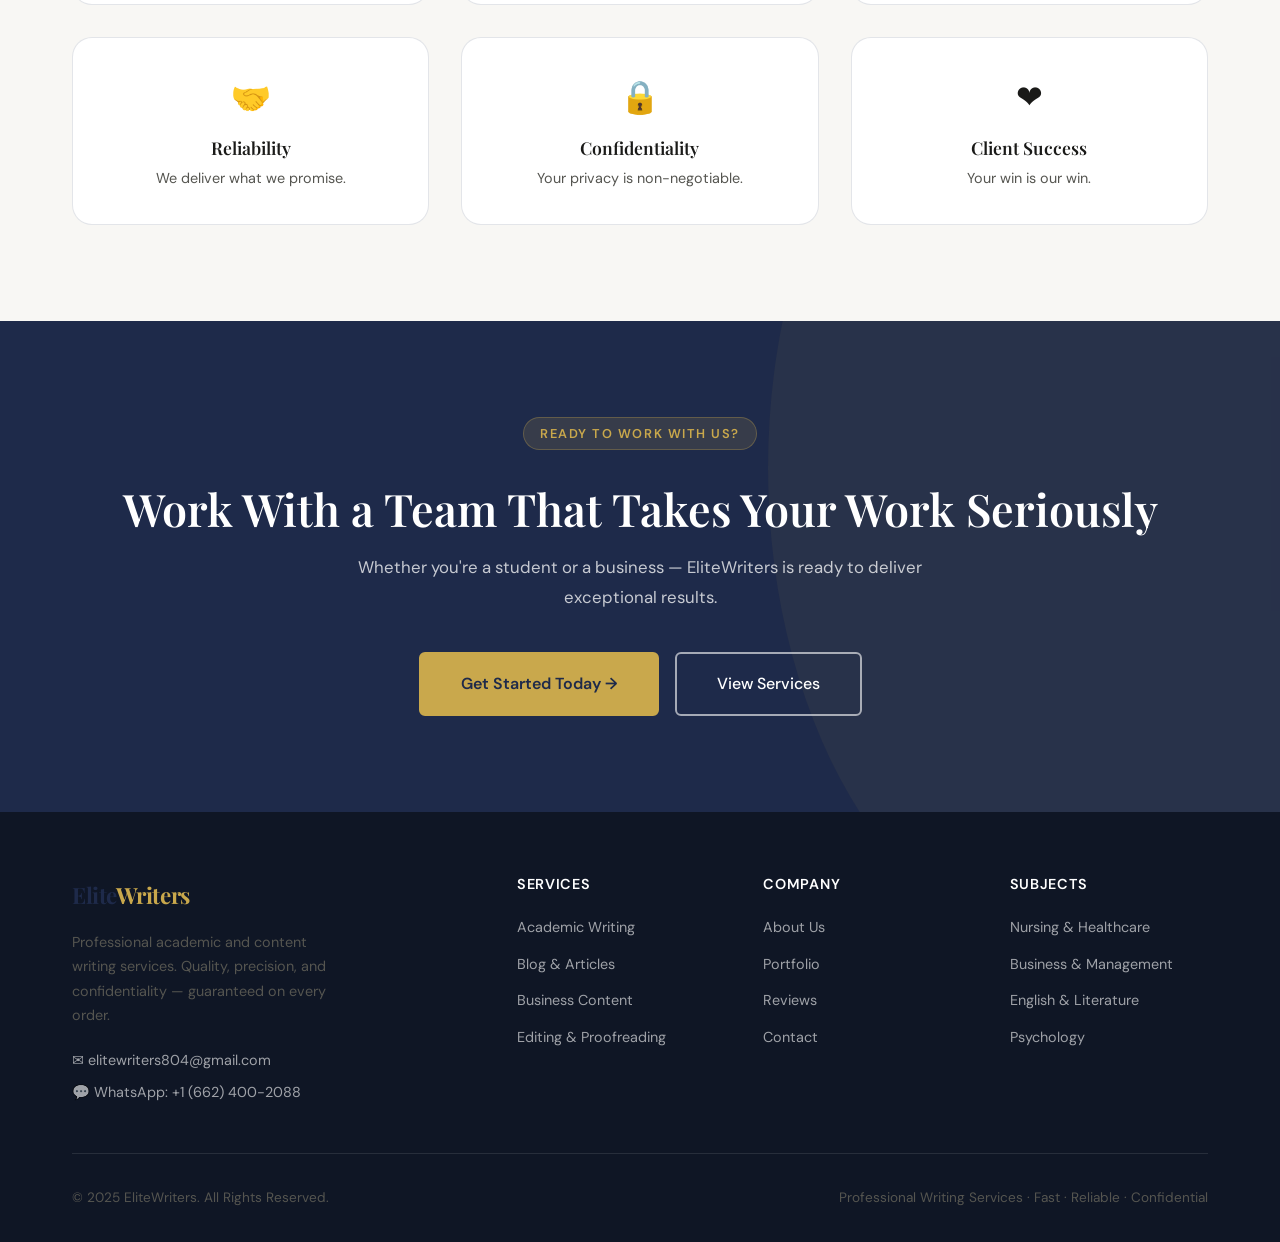
<file: about.html>
<!DOCTYPE html>
<html lang="en">
<head>
  <meta charset="UTF-8">
  <meta name="viewport" content="width=device-width, initial-scale=1.0">
  <meta name="description" content="EliteWriters is a professional writing service founded on PhD-level expertise and 5+ years experience. Expert academic and content writing delivered with precision and confidentiality.">
  <meta name="keywords" content="professional writing service, PhD writer, expert academic writer, trusted writing service, academic writing expert">
  <meta name="author" content="EliteWriters">
  <meta name="robots" content="index, follow">
  <link rel="canonical" href="https://elitewriters804.github.io/elitewriters/about.html">

  <!-- Open Graph -->
  <meta property="og:type" content="website">
  <meta property="og:title" content="About Us | EliteWriters — PhD-Level Writing Expertise">
  <meta property="og:description" content="EliteWriters is a professional writing service founded on PhD-level expertise and 5+ years experience. Expert academic and content writing delivered with precision and confidentiality.">
  <meta property="og:url" content="https://elitewriters804.github.io/elitewriters/about.html">
  <meta property="og:site_name" content="EliteWriters">

  <!-- Twitter Card -->
  <meta name="twitter:card" content="summary">
  <meta name="twitter:title" content="About Us | EliteWriters — PhD-Level Writing Expertise">
  <meta name="twitter:description" content="EliteWriters is a professional writing service founded on PhD-level expertise and 5+ years experience. Expert academic and content writing delivered with precision and confidentiality.">
  <title>About Us | EliteWriters</title>
  <link rel="stylesheet" href="css/style.css">
</head>
<body>

  <nav class="navbar" id="navbar">
    <div class="nav-inner">
      <a href="index.html" class="nav-logo">Elite<span>Writers</span></a>
      <ul class="nav-links" id="nav-links">
        <li><a href="index.html">Home</a></li>
        <li><a href="about.html" class="active">About</a></li>
        <li><a href="services.html">Services</a></li>
        <li><a href="portfolio.html">Portfolio</a></li>
        <li><a href="testimonials.html">Reviews</a></li>
        <li><a href="order.html" class="nav-cta" style="background:var(--accent);color:var(--primary);">🎫 Place Order</a></li>
      </ul>
      <button class="nav-toggle" id="nav-toggle" aria-label="Toggle menu">
        <span></span><span></span><span></span>
      </button>
    </div>
  </nav>

  <section class="page-hero">
    <div class="container">
      <div class="breadcrumb"><a href="index.html">Home</a><span>›</span><span>About</span></div>
      <div class="eyebrow">Our Story</div>
      <h1>We Believe Your Work Deserves Better Than Average</h1>
      <p>Built on expertise, driven by your success.</p>
    </div>
  </section>

  <!-- Our Story -->
  <section class="section">
    <div class="container">
      <div style="display: grid; grid-template-columns: 1fr 1fr; gap: 5rem; align-items: center;">
        <div>
          <div class="eyebrow">Our Story</div>
          <h2 style="margin: 1rem 0 1.5rem;">Born Out of a Commitment to Excellence</h2>
          <p style="margin-bottom: 1.25rem;">EliteWriters was born out of frustration — the kind that comes from watching students turn in work that doesn't reflect their true potential, and businesses publish content that fails to connect, inform, or convert.</p>
          <p style="margin-bottom: 1.25rem;">With over <strong style="color: var(--primary);">5 years of professional academic and content writing experience</strong>, and a foundation built on rigorous doctoral-level research, our founder understood firsthand what truly high-quality writing looks like — and what it takes to produce it consistently.</p>
          <p>Holding a <strong style="color: var(--primary);">PhD in Nursing</strong>, our founder brought something rare to the writing world: the discipline of evidence-based research, the precision of academic writing, and the ability to translate complex ideas into clear, compelling content that resonates with any audience.</p>
        </div>
        <div style="background: var(--off-white); border-radius: var(--radius-xl); padding: 3rem; border: 1px solid var(--border);">
          <div style="font-family: var(--font-display); font-size: 1.3rem; color: var(--primary); font-style: italic; line-height: 1.6; margin-bottom: 2rem;">"We didn't set out to build the biggest writing service. We set out to build the best one."</div>
          <div style="display: grid; grid-template-columns: 1fr 1fr; gap: 1.5rem; margin-top: 1.5rem;">
            <div style="text-align: center; padding: 1.25rem; background: var(--white); border-radius: var(--radius-md); border: 1px solid var(--border);">
              <div style="font-family: var(--font-display); font-size: 2rem; color: var(--accent); font-weight: 700;">5+</div>
              <div style="font-size: 0.85rem; color: var(--text-secondary); margin-top: 0.25rem;">Years Experience</div>
            </div>
            <div style="text-align: center; padding: 1.25rem; background: var(--white); border-radius: var(--radius-md); border: 1px solid var(--border);">
              <div style="font-family: var(--font-display); font-size: 2rem; color: var(--accent); font-weight: 700;">PhD</div>
              <div style="font-size: 0.85rem; color: var(--text-secondary); margin-top: 0.25rem;">Level Expertise</div>
            </div>
            <div style="text-align: center; padding: 1.25rem; background: var(--white); border-radius: var(--radius-md); border: 1px solid var(--border);">
              <div style="font-family: var(--font-display); font-size: 2rem; color: var(--accent); font-weight: 700;">500+</div>
              <div style="font-size: 0.85rem; color: var(--text-secondary); margin-top: 0.25rem;">Orders Delivered</div>
            </div>
            <div style="text-align: center; padding: 1.25rem; background: var(--white); border-radius: var(--radius-md); border: 1px solid var(--border);">
              <div style="font-family: var(--font-display); font-size: 2rem; color: var(--accent); font-weight: 700;">5★</div>
              <div style="font-size: 0.85rem; color: var(--text-secondary); margin-top: 0.25rem;">Average Rating</div>
            </div>
          </div>
        </div>
      </div>
    </div>
  </section>

  <!-- Mission -->
  <section class="section section-alt">
    <div class="container">
      <div style="max-width: 760px; margin: 0 auto; text-align: center;">
        <div class="eyebrow">Our Mission</div>
        <h2 style="margin: 1rem 0 1.5rem;">We Don't Just Write — We Elevate</h2>
        <p style="font-size: 1.05rem; margin-bottom: 1.25rem;">Our mission is simple: to connect students and businesses with writing that is researched thoroughly, written with expertise, and delivered with complete professionalism.</p>
        <p style="font-size: 1.05rem;">We curate only the highest standard of academic and professional writing — because we believe your message, your grades, and your reputation deserve nothing less.</p>
      </div>
    </div>
  </section>

  <!-- What Sets Us Apart -->
  <section class="section">
    <div class="container">
      <div class="section-header">
        <div class="eyebrow">What Makes Us Different</div>
        <h2>Why Clients Choose EliteWriters</h2>
      </div>
      <div class="grid-3">
        <div class="card">
          <div class="card-icon" style="font-size:1.5rem;">🎓</div>
          <h3>PhD-Level Expertise</h3>
          <p>Our work is grounded in genuine academic discipline. We research, analyze, and write with the rigor that only comes from years of doctoral-level academic training.</p>
        </div>
        <div class="card">
          <div class="card-icon" style="font-size:1.5rem;">🔬</div>
          <h3>Deep Subject Knowledge</h3>
          <p>From nursing and healthcare to business, social sciences, and beyond — we bring verified domain knowledge to every piece. No surface-level fluff. No generic filler.</p>
        </div>
        <div class="card">
          <div class="card-icon" style="font-size:1.5rem;">✍️</div>
          <h3>Human Writing. Always.</h3>
          <p>Every piece is written by a real, experienced human writer. We believe in the power of genuine expertise — something no AI tool can replicate when it truly matters.</p>
        </div>
        <div class="card">
          <div class="card-icon" style="font-size:1.5rem;">📐</div>
          <h3>Precision & Detail</h3>
          <p>Whether it's APA formatting, citation accuracy, or matching your unique tone — we sweat the details so you don't have to.</p>
        </div>
        <div class="card">
          <div class="card-icon" style="font-size:1.5rem;">🤝</div>
          <h3>Client-First, Always</h3>
          <p>We listen first and write second. Your instructions, your preferences, and your satisfaction drive everything we do. We're not done until you're happy.</p>
        </div>
        <div class="card">
          <div class="card-icon" style="font-size:1.5rem;">🔒</div>
          <h3>Complete Confidentiality</h3>
          <p>Your identity, your instructions, and your completed work are 100% private. We never share, publish, or reuse any client work — ever.</p>
        </div>
      </div>
    </div>
  </section>

  <!-- Values -->
  <section class="section section-alt">
    <div class="container">
      <div class="section-header">
        <div class="eyebrow">Our Values</div>
        <h2>What We Stand For</h2>
      </div>
      <div class="grid-3">
        <div style="text-align:center; padding: 2rem; background: var(--white); border-radius: var(--radius-lg); border: 1px solid var(--border);">
          <div style="font-size:2rem; margin-bottom:0.75rem;">💡</div>
          <h4 style="margin-bottom:0.5rem;">Excellence</h4>
          <p style="font-size:0.9rem;">We never settle for good enough.</p>
        </div>
        <div style="text-align:center; padding: 2rem; background: var(--white); border-radius: var(--radius-lg); border: 1px solid var(--border);">
          <div style="font-size:2rem; margin-bottom:0.75rem;">✅</div>
          <h4 style="margin-bottom:0.5rem;">Integrity</h4>
          <p style="font-size:0.9rem;">Original work, every single time.</p>
        </div>
        <div style="text-align:center; padding: 2rem; background: var(--white); border-radius: var(--radius-lg); border: 1px solid var(--border);">
          <div style="font-size:2rem; margin-bottom:0.75rem;">🎯</div>
          <h4 style="margin-bottom:0.5rem;">Precision</h4>
          <p style="font-size:0.9rem;">Details matter — always.</p>
        </div>
        <div style="text-align:center; padding: 2rem; background: var(--white); border-radius: var(--radius-lg); border: 1px solid var(--border);">
          <div style="font-size:2rem; margin-bottom:0.75rem;">🤝</div>
          <h4 style="margin-bottom:0.5rem;">Reliability</h4>
          <p style="font-size:0.9rem;">We deliver what we promise.</p>
        </div>
        <div style="text-align:center; padding: 2rem; background: var(--white); border-radius: var(--radius-lg); border: 1px solid var(--border);">
          <div style="font-size:2rem; margin-bottom:0.75rem;">🔒</div>
          <h4 style="margin-bottom:0.5rem;">Confidentiality</h4>
          <p style="font-size:0.9rem;">Your privacy is non-negotiable.</p>
        </div>
        <div style="text-align:center; padding: 2rem; background: var(--white); border-radius: var(--radius-lg); border: 1px solid var(--border);">
          <div style="font-size:2rem; margin-bottom:0.75rem;">❤️</div>
          <h4 style="margin-bottom:0.5rem;">Client Success</h4>
          <p style="font-size:0.9rem;">Your win is our win.</p>
        </div>
      </div>
    </div>
  </section>

  <!-- CTA -->
  <section class="cta-section">
    <div class="container" style="position:relative;z-index:2;">
      <div class="eyebrow" style="background:rgba(201,168,76,0.15);border-color:rgba(201,168,76,0.3);color:var(--accent);">Ready to Work With Us?</div>
      <h2 style="margin:1rem 0;">Work With a Team That Takes Your Work Seriously</h2>
      <p>Whether you're a student or a business — EliteWriters is ready to deliver exceptional results.</p>
      <div class="btn-group" style="justify-content:center;">
        <a href="contact.html" class="btn btn-accent btn-lg">Get Started Today →</a>
        <a href="services.html" class="btn btn-outline-white btn-lg">View Services</a>
      </div>
    </div>
  </section>

  <footer>
    <div class="container">
      <div class="footer-grid">
        <div class="footer-brand">
          <a href="index.html" class="nav-logo">Elite<span>Writers</span></a>
          <p>Professional academic and content writing services. Quality, precision, and confidentiality — guaranteed on every order.</p>
          <div class="footer-contact" style="margin-top:1.25rem;">
            <a href="mailto:elitewriters804@gmail.com">✉ elitewriters804@gmail.com</a>
            <a href="https://wa.me/16624002088">💬 WhatsApp: +1 (662) 400-2088</a>
          </div>
        </div>
        <div class="footer-col">
          <h4>Services</h4>
          <ul>
            <li><a href="services.html">Academic Writing</a></li>
            <li><a href="services.html">Blog & Articles</a></li>
            <li><a href="services.html">Business Content</a></li>
            <li><a href="services.html">Editing & Proofreading</a></li>
          </ul>
        </div>
        <div class="footer-col">
          <h4>Company</h4>
          <ul>
            <li><a href="about.html">About Us</a></li>
            <li><a href="portfolio.html">Portfolio</a></li>
            <li><a href="testimonials.html">Reviews</a></li>
            <li><a href="contact.html">Contact</a></li>
          </ul>
        </div>
        <div class="footer-col">
          <h4>Subjects</h4>
          <ul>
            <li><a href="services.html">Nursing & Healthcare</a></li>
            <li><a href="services.html">Business & Management</a></li>
            <li><a href="services.html">English & Literature</a></li>
            <li><a href="services.html">Psychology</a></li>
          </ul>
        </div>
      </div>
      <div class="footer-bottom">
        <p>© 2025 EliteWriters. All Rights Reserved.</p>
        <p>Professional Writing Services · Fast · Reliable · Confidential</p>
      </div>
    </div>
  </footer>

  <a href="https://wa.me/16624002088" class="float-btn whatsapp-float" target="_blank" rel="noopener" aria-label="Chat on WhatsApp">
    <svg viewBox="0 0 24 24"><path d="M17.472 14.382c-.297-.149-1.758-.867-2.03-.967-.273-.099-.471-.148-.67.15-.197.297-.767.966-.94 1.164-.173.199-.347.223-.644.075-.297-.15-1.255-.463-2.39-1.475-.883-.788-1.48-1.761-1.653-2.059-.173-.297-.018-.458.13-.606.134-.133.298-.347.446-.52.149-.174.198-.298.298-.497.099-.198.05-.371-.025-.52-.075-.149-.669-1.612-.916-2.207-.242-.579-.487-.5-.669-.51-.173-.008-.371-.01-.57-.01-.198 0-.52.074-.792.372-.272.297-1.04 1.016-1.04 2.479 0 1.462 1.065 2.875 1.213 3.074.149.198 2.096 3.2 5.077 4.487.709.306 1.262.489 1.694.625.712.227 1.36.195 1.871.118.571-.085 1.758-.719 2.006-1.413.248-.694.248-1.289.173-1.413-.074-.124-.272-.198-.57-.347m-5.421 7.403h-.004a9.87 9.87 0 01-5.031-1.378l-.361-.214-3.741.982.998-3.648-.235-.374a9.86 9.86 0 01-1.51-5.26c.001-5.45 4.436-9.884 9.888-9.884 2.64 0 5.122 1.03 6.988 2.898a9.825 9.825 0 012.893 6.994c-.003 5.45-4.437 9.884-9.885 9.884m8.413-18.297A11.815 11.815 0 0012.05 0C5.495 0 .16 5.335.157 11.892c0 2.096.547 4.142 1.588 5.945L.057 24l6.305-1.654a11.882 11.882 0 005.683 1.448h.005c6.554 0 11.89-5.335 11.893-11.893a11.821 11.821 0 00-3.48-8.413z"/></svg>
  </a>

  <script src="js/main.js"></script>
<!--Start of Tawk.to Script-->
<script type="text/javascript">
var Tawk_API=Tawk_API||{}, Tawk_LoadStart=new Date();
(function(){
var s1=document.createElement("script"),s0=document.getElementsByTagName("script")[0];
s1.async=true;
s1.src='https://embed.tawk.to/6a13ae82ca67221c346be777/1jpee3c7l';
s1.charset='UTF-8';
s1.setAttribute('crossorigin','*');
s0.parentNode.insertBefore(s1,s0);
})();
</script>
<!--End of Tawk.to Script-->
</body>
</html>
</file>
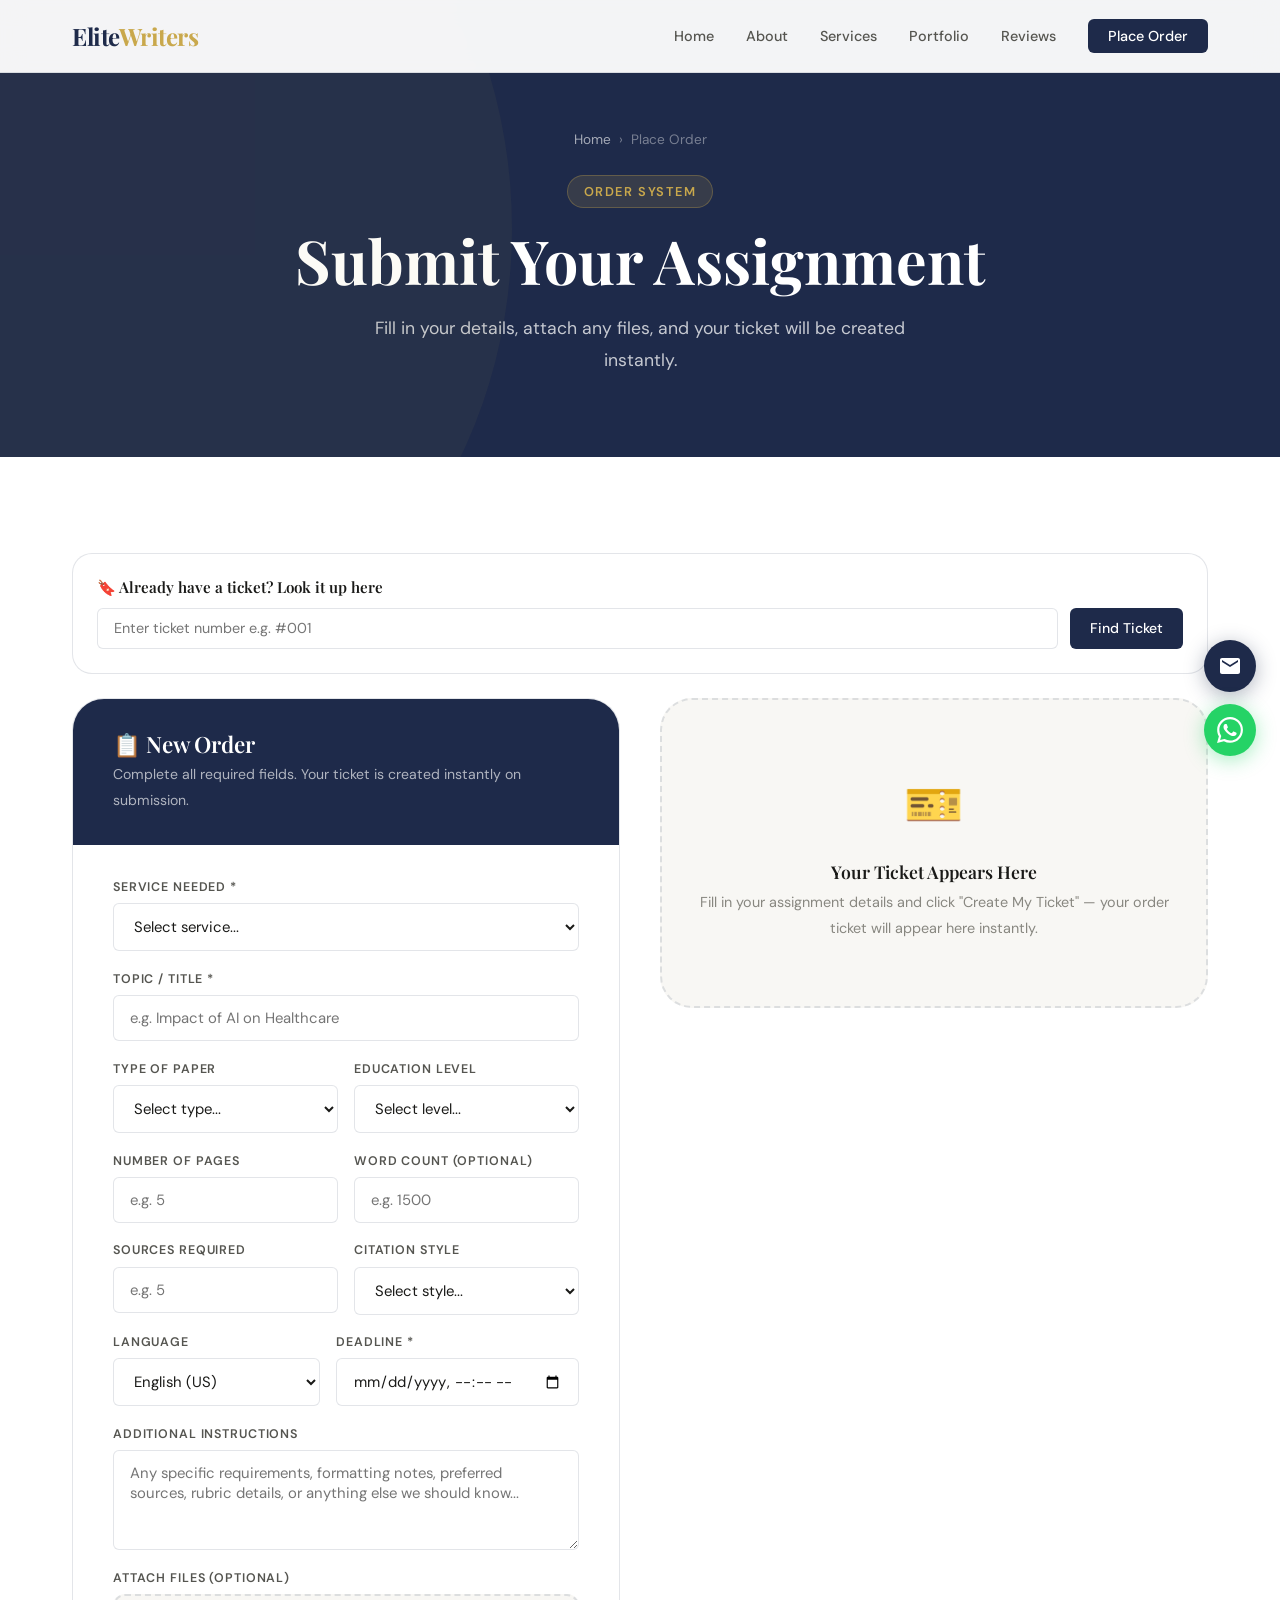
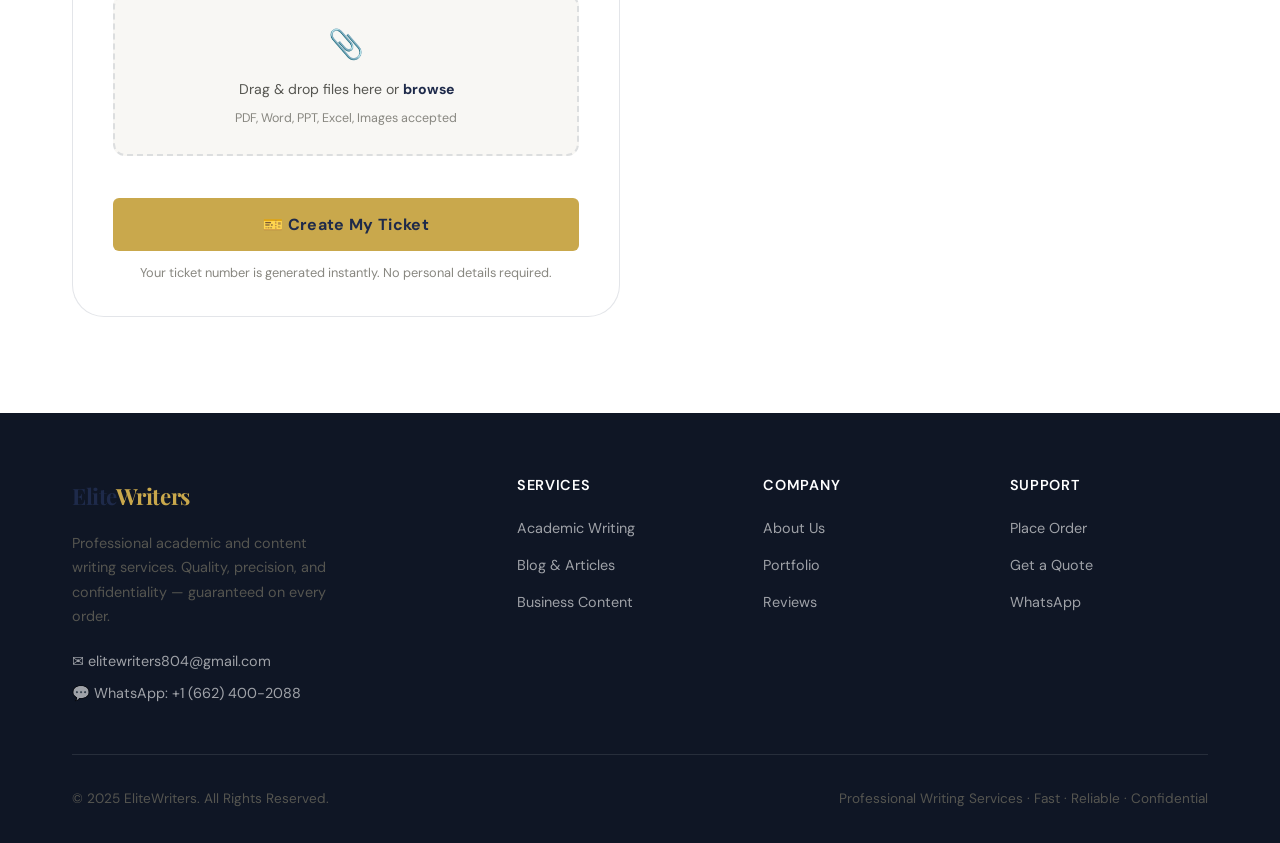
<file: order.html>
<!DOCTYPE html>
<html lang="en">
<head>
  <meta charset="UTF-8">
  <meta name="viewport" content="width=device-width, initial-scale=1.0">
  <meta name="description" content="Place your order with EliteWriters — Submit your assignment details and get an instant ticket number.">
  <title>Place Order | EliteWriters</title>
  <link rel="stylesheet" href="css/style.css">
  <style>
    /* ── Order Page ── */
    .order-wrap {
      display: grid;
      grid-template-columns: 1fr 1fr;
      gap: 2.5rem;
      align-items: start;
    }

    /* ── Form Panel ── */
    .form-panel {
      background: var(--white);
      border: 1px solid var(--border);
      border-radius: var(--radius-xl);
      overflow: hidden;
    }
    .form-panel-header {
      background: var(--primary);
      padding: 2rem 2.5rem;
    }
    .form-panel-header h2 { color: var(--white); font-size: 1.4rem; margin-bottom: 0.3rem; }
    .form-panel-header p { color: rgba(255,255,255,0.65); font-size: 0.88rem; }
    .form-panel-body { padding: 2rem 2.5rem; }

    .f-field { display: flex; flex-direction: column; gap: 5px; margin-bottom: 1.1rem; }
    .f-field label {
      font-size: 0.78rem;
      font-weight: 600;
      color: var(--text-secondary);
      text-transform: uppercase;
      letter-spacing: 0.07em;
    }
    .f-field select,
    .f-field input,
    .f-field textarea {
      padding: 0.75rem 1rem;
      border: 1.5px solid var(--border);
      border-radius: var(--radius-sm);
      font-family: var(--font-body);
      font-size: 0.93rem;
      color: var(--text-primary);
      background: var(--white);
      transition: var(--transition);
      width: 100%;
    }
    .f-field select:focus,
    .f-field input:focus,
    .f-field textarea:focus {
      outline: none;
      border-color: var(--primary-light);
      box-shadow: 0 0 0 3px rgba(10,61,46,0.08);
    }
    .f-field textarea { resize: vertical; min-height: 100px; }
    .f-grid-2 { display: grid; grid-template-columns: 1fr 1fr; gap: 1rem; }

    /* File upload area */
    .file-upload-area {
      border: 2px dashed var(--border);
      border-radius: var(--radius-md);
      padding: 1.5rem;
      text-align: center;
      cursor: pointer;
      transition: var(--transition);
      background: var(--off-white);
      position: relative;
    }
    .file-upload-area:hover {
      border-color: var(--primary-light);
      background: rgba(10,61,46,0.03);
    }
    .file-upload-area.drag-over {
      border-color: var(--primary);
      background: rgba(10,61,46,0.06);
    }
    .file-upload-area input[type=file] {
      position: absolute;
      inset: 0;
      opacity: 0;
      cursor: pointer;
      width: 100%;
      height: 100%;
    }
    .file-list { margin-top: 0.75rem; display: flex; flex-direction: column; gap: 0.4rem; }
    .file-item {
      display: flex;
      align-items: center;
      justify-content: space-between;
      padding: 0.5rem 0.75rem;
      background: var(--white);
      border: 1px solid var(--border);
      border-radius: var(--radius-sm);
      font-size: 0.85rem;
      color: var(--text-secondary);
    }
    .file-item .remove-file {
      background: none;
      border: none;
      color: #e53e3e;
      cursor: pointer;
      font-size: 1rem;
      padding: 0;
      line-height: 1;
    }

    /* Submit button */
    .create-ticket-btn {
      width: 100%;
      padding: 1rem;
      background: var(--accent);
      color: var(--primary);
      border: none;
      border-radius: var(--radius-sm);
      font-family: var(--font-body);
      font-size: 1rem;
      font-weight: 700;
      cursor: pointer;
      transition: var(--transition);
      margin-top: 0.5rem;
      letter-spacing: 0.02em;
    }
    .create-ticket-btn:hover {
      background: var(--accent-light);
      transform: translateY(-2px);
      box-shadow: var(--shadow-md);
    }
    .create-ticket-btn:disabled {
      opacity: 0.6;
      cursor: not-allowed;
      transform: none;
    }

    /* ── Ticket View Panel ── */
    .ticket-panel {
      background: #1a1f2e;
      border-radius: var(--radius-xl);
      overflow: hidden;
      display: none;
      flex-direction: column;
    }
    .ticket-panel.show { display: flex; }

    .ticket-header {
      padding: 1.5rem 2rem;
      border-bottom: 1px solid rgba(255,255,255,0.08);
    }
    .ticket-id {
      font-size: 0.75rem;
      color: rgba(255,255,255,0.4);
      font-family: monospace;
      margin-bottom: 0.5rem;
      display: flex;
      align-items: center;
      gap: 0.5rem;
    }
    .ticket-title {
      font-family: var(--font-display);
      font-size: 1.2rem;
      color: var(--white);
      margin-bottom: 1rem;
    }
    .ticket-tabs {
      display: flex;
      gap: 0;
      border: 1px solid rgba(255,255,255,0.12);
      border-radius: var(--radius-sm);
      overflow: hidden;
      width: fit-content;
    }
    .ticket-tab {
      padding: 0.45rem 1.1rem;
      font-size: 0.85rem;
      color: rgba(255,255,255,0.5);
      cursor: pointer;
      background: none;
      border: none;
      transition: var(--transition);
      font-family: var(--font-body);
    }
    .ticket-tab:hover { color: rgba(255,255,255,0.8); }
    .ticket-tab.active {
      background: rgba(255,255,255,0.12);
      color: var(--white);
      font-weight: 500;
    }

    .ticket-body { padding: 1.5rem 2rem; flex: 1; }

    /* General tab */
    .ticket-stats {
      display: grid;
      grid-template-columns: 1fr 1fr;
      gap: 1rem;
      margin-bottom: 1.5rem;
    }
    .stat-card {
      background: rgba(255,255,255,0.05);
      border: 1px solid rgba(255,255,255,0.08);
      border-radius: var(--radius-md);
      padding: 1.25rem;
    }
    .stat-card-label {
      font-size: 0.75rem;
      color: rgba(255,255,255,0.4);
      text-transform: uppercase;
      letter-spacing: 0.08em;
      margin-bottom: 0.75rem;
      display: flex;
      align-items: center;
      gap: 0.4rem;
    }
    .stat-card-value {
      font-size: 1rem;
      color: var(--white);
      font-weight: 500;
    }
    .stat-card-sub {
      font-size: 0.78rem;
      color: rgba(255,255,255,0.35);
      margin-top: 0.3rem;
    }
    .progress-ring {
      width: 48px; height: 48px;
      border-radius: 50%;
      background: conic-gradient(var(--accent) 0%, rgba(255,255,255,0.1) 0%);
      display: flex;
      align-items: center;
      justify-content: center;
      font-size: 0.7rem;
      color: var(--accent);
      font-weight: 600;
      float: right;
      margin-top: -2.5rem;
    }
    .status-badge {
      display: inline-flex;
      align-items: center;
      gap: 0.4rem;
      padding: 0.3rem 0.85rem;
      border-radius: 100px;
      font-size: 0.78rem;
      font-weight: 600;
    }
    .status-pending { background: rgba(234,179,8,0.15); color: #fbbf24; border: 1px solid rgba(234,179,8,0.25); }
    .status-progress { background: rgba(59,130,246,0.15); color: #60a5fa; border: 1px solid rgba(59,130,246,0.25); }
    .status-review { background: rgba(168,85,247,0.15); color: #c084fc; border: 1px solid rgba(168,85,247,0.25); }
    .status-done { background: rgba(34,197,94,0.15); color: #4ade80; border: 1px solid rgba(34,197,94,0.25); }
    .paid-badge { background: rgba(34,197,94,0.1); color: #4ade80; border: 1px solid rgba(34,197,94,0.2); }
    .unpaid-badge { background: rgba(239,68,68,0.1); color: #f87171; border: 1px solid rgba(239,68,68,0.2); }

    /* Instructions tab */
    .instr-row {
      display: grid;
      grid-template-columns: 1fr 1fr;
      gap: 0.5rem 1.5rem;
      margin-bottom: 1.25rem;
    }
    .instr-item { padding: 0.6rem 0; border-bottom: 1px solid rgba(255,255,255,0.06); }
    .instr-label { font-size: 0.75rem; color: rgba(255,255,255,0.35); text-transform: uppercase; letter-spacing: 0.06em; margin-bottom: 0.3rem; }
    .instr-value { font-size: 0.9rem; color: var(--white); font-weight: 500; }
    .instr-description {
      background: rgba(255,255,255,0.04);
      border: 1px solid rgba(255,255,255,0.08);
      border-radius: var(--radius-sm);
      padding: 1rem;
      font-size: 0.88rem;
      color: rgba(255,255,255,0.65);
      line-height: 1.7;
      margin-top: 1rem;
    }

    /* Files tab */
    .files-empty {
      text-align: center;
      padding: 2rem;
      color: rgba(255,255,255,0.3);
      font-size: 0.9rem;
    }
    .attached-file {
      display: flex;
      align-items: center;
      gap: 0.75rem;
      padding: 0.75rem 1rem;
      background: rgba(255,255,255,0.05);
      border: 1px solid rgba(255,255,255,0.08);
      border-radius: var(--radius-sm);
      margin-bottom: 0.5rem;
      font-size: 0.88rem;
      color: rgba(255,255,255,0.7);
    }
    .file-icon { font-size: 1.2rem; }

    /* Chat Panel */
    .chat-panel {
      background: #1a1f2e;
      border-left: 1px solid rgba(255,255,255,0.08);
      display: flex;
      flex-direction: column;
      min-height: 400px;
    }
    .chat-header {
      padding: 1rem 1.5rem;
      border-bottom: 1px solid rgba(255,255,255,0.08);
      display: flex;
      align-items: center;
      gap: 0.75rem;
    }
    .chat-avatar {
      width: 36px; height: 36px;
      background: var(--primary-light);
      border-radius: 50%;
      display: flex;
      align-items: center;
      justify-content: center;
      font-size: 0.85rem;
      color: white;
      font-weight: 600;
      flex-shrink: 0;
    }
    .chat-name { font-size: 0.9rem; color: var(--white); font-weight: 500; }
    .chat-status { font-size: 0.75rem; color: rgba(255,255,255,0.4); }
    .chat-messages {
      flex: 1;
      padding: 1rem 1.5rem;
      display: flex;
      flex-direction: column;
      gap: 0.75rem;
      overflow-y: auto;
      max-height: 280px;
    }
    .chat-msg {
      max-width: 85%;
      padding: 0.65rem 1rem;
      border-radius: 12px;
      font-size: 0.85rem;
      line-height: 1.5;
    }
    .chat-msg.ew {
      background: var(--primary);
      color: rgba(255,255,255,0.9);
      align-self: flex-start;
      border-bottom-left-radius: 4px;
    }
    .chat-msg.client {
      background: rgba(255,255,255,0.1);
      color: rgba(255,255,255,0.85);
      align-self: flex-end;
      border-bottom-right-radius: 4px;
    }
    .chat-time { font-size: 0.7rem; color: rgba(255,255,255,0.3); margin-top: 0.3rem; text-align: right; }
    .chat-input-area {
      padding: 1rem 1.5rem;
      border-top: 1px solid rgba(255,255,255,0.08);
      display: flex;
      gap: 0.5rem;
    }
    .chat-input {
      flex: 1;
      padding: 0.6rem 1rem;
      background: rgba(255,255,255,0.07);
      border: 1px solid rgba(255,255,255,0.1);
      border-radius: 100px;
      color: var(--white);
      font-family: var(--font-body);
      font-size: 0.88rem;
    }
    .chat-input::placeholder { color: rgba(255,255,255,0.3); }
    .chat-input:focus { outline: none; border-color: rgba(255,255,255,0.25); }
    .chat-send {
      width: 36px; height: 36px;
      background: var(--primary-light);
      border: none;
      border-radius: 50%;
      cursor: pointer;
      display: flex;
      align-items: center;
      justify-content: center;
      transition: var(--transition);
      flex-shrink: 0;
    }
    .chat-send:hover { background: var(--primary); }
    .chat-send svg { width: 16px; height: 16px; fill: white; }

    /* Ticket lookup */
    .lookup-box {
      background: var(--white);
      border: 1px solid var(--border);
      border-radius: var(--radius-lg);
      padding: 1.5rem;
      margin-bottom: 1.5rem;
    }
    .lookup-box h4 { margin-bottom: 0.75rem; font-size: 0.95rem; }
    .lookup-row { display: flex; gap: 0.75rem; }
    .lookup-input {
      flex: 1;
      padding: 0.65rem 1rem;
      border: 1.5px solid var(--border);
      border-radius: var(--radius-sm);
      font-family: var(--font-body);
      font-size: 0.9rem;
    }
    .lookup-input:focus { outline: none; border-color: var(--primary-light); }
    .lookup-btn {
      padding: 0.65rem 1.25rem;
      background: var(--primary);
      color: white;
      border: none;
      border-radius: var(--radius-sm);
      cursor: pointer;
      font-family: var(--font-body);
      font-size: 0.88rem;
      font-weight: 500;
      transition: var(--transition);
    }
    .lookup-btn:hover { background: var(--primary-light); }

    /* Loading spinner */
    .spinner {
      width: 20px; height: 20px;
      border: 2px solid rgba(255,255,255,0.3);
      border-top-color: white;
      border-radius: 50%;
      animation: spin 0.8s linear infinite;
      display: inline-block;
      vertical-align: middle;
      margin-right: 0.5rem;
    }
    @keyframes spin { to { transform: rotate(360deg); } }

    /* Responsive */
    @media (max-width: 900px) {
      .order-wrap { grid-template-columns: 1fr; }
      .f-grid-2 { grid-template-columns: 1fr; }
      .ticket-stats { grid-template-columns: 1fr 1fr; }
      .instr-row { grid-template-columns: 1fr; }
    }
    @media (max-width: 480px) {
      .form-panel-body { padding: 1.25rem; }
      .ticket-body { padding: 1rem 1.25rem; }
      .ticket-header { padding: 1rem 1.25rem; }
      .ticket-stats { grid-template-columns: 1fr; }
    }
  </style>
</head>
<body>

  <!-- Navigation -->
  <nav class="navbar" id="navbar">
    <div class="nav-inner">
      <a href="index.html" class="nav-logo">Elite<span>Writers</span></a>
      <ul class="nav-links" id="nav-links">
        <li><a href="index.html">Home</a></li>
        <li><a href="about.html">About</a></li>
        <li><a href="services.html">Services</a></li>
        <li><a href="portfolio.html">Portfolio</a></li>
        <li><a href="testimonials.html">Reviews</a></li>
        <li><a href="order.html" class="nav-cta active">Place Order</a></li>
      </ul>
      <button class="nav-toggle" id="nav-toggle" aria-label="Toggle menu">
        <span></span><span></span><span></span>
      </button>
    </div>
  </nav>

  <!-- Page Hero -->
  <section class="page-hero">
    <div class="container">
      <div class="breadcrumb"><a href="index.html">Home</a><span>›</span><span>Place Order</span></div>
      <div class="eyebrow">Order System</div>
      <h1>Submit Your Assignment</h1>
      <p>Fill in your details, attach any files, and your ticket will be created instantly.</p>
    </div>
  </section>

  <section class="section">
    <div class="container">

      <!-- Ticket Lookup -->
      <div class="lookup-box">
        <h4>🔖 Already have a ticket? Look it up here</h4>
        <div class="lookup-row">
          <input type="text" class="lookup-input" id="lookup-input" placeholder="Enter ticket number e.g. #001">
          <button class="lookup-btn" onclick="lookupTicket()">Find Ticket</button>
        </div>
        <div id="lookup-error" style="display:none;font-size:0.85rem;color:#e53e3e;margin-top:0.5rem;"></div>
      </div>

      <div class="order-wrap" id="order-wrap">

        <!-- LEFT: Order Form -->
        <div id="form-side">
          <div class="form-panel">
            <div class="form-panel-header">
              <h2>📋 New Order</h2>
              <p>Complete all required fields. Your ticket is created instantly on submission.</p>
            </div>
            <div class="form-panel-body">
              <form id="order-form" onsubmit="submitOrder(event)">

                <div class="f-field">
                  <label>Service Needed *</label>
                  <select id="o-service" required>
                    <option value="">Select service...</option>
                    <option>Academic Writing</option>
                    <option>Blog & Article Writing</option>
                    <option>Business Content</option>
                    <option>Editing & Proofreading</option>
                    <option>Other</option>
                  </select>
                </div>

                <div class="f-field">
                  <label>Topic / Title *</label>
                  <input type="text" id="o-topic" placeholder="e.g. Impact of AI on Healthcare" required>
                </div>

                <div class="f-grid-2">
                  <div class="f-field">
                    <label>Type of Paper</label>
                    <select id="o-type">
                      <option value="">Select type...</option>
                      <option>Essay</option>
                      <option>Research Paper</option>
                      <option>Case Study</option>
                      <option>PowerPoint</option>
                      <option>Report</option>
                      <option>Literature Review</option>
                      <option>Thesis / Dissertation</option>
                      <option>Blog Post</option>
                      <option>Business Report</option>
                      <option>Article (written)</option>
                      <option>Other</option>
                    </select>
                  </div>
                  <div class="f-field">
                    <label>Education Level</label>
                    <select id="o-level">
                      <option value="">Select level...</option>
                      <option>High School</option>
                      <option>Undergraduate</option>
                      <option>Master's</option>
                      <option>Doctorate</option>
                      <option>Not Applicable</option>
                    </select>
                  </div>
                </div>

                <div class="f-grid-2">
                  <div class="f-field">
                    <label>Number of Pages</label>
                    <input type="number" id="o-pages" min="1" placeholder="e.g. 5">
                  </div>
                  <div class="f-field">
                    <label>Word Count (optional)</label>
                    <input type="number" id="o-words" min="1" placeholder="e.g. 1500">
                  </div>
                </div>

                <div class="f-grid-2">
                  <div class="f-field">
                    <label>Sources Required</label>
                    <input type="number" id="o-sources" min="0" placeholder="e.g. 5">
                  </div>
                  <div class="f-field">
                    <label>Citation Style</label>
                    <select id="o-citation">
                      <option value="">Select style...</option>
                      <option>APA 7th Edition</option>
                      <option>MLA</option>
                      <option>Chicago</option>
                      <option>Harvard</option>
                      <option>Turabian</option>
                      <option>Other</option>
                      <option>Not Applicable</option>
                    </select>
                  </div>
                </div>

                <div class="f-grid-2">
                  <div class="f-field">
                    <label>Language</label>
                    <select id="o-language">
                      <option>English (US)</option>
                      <option>English (UK)</option>
                    </select>
                  </div>
                  <div class="f-field">
                    <label>Deadline *</label>
                    <input type="datetime-local" id="o-deadline" required>
                  </div>
                </div>

                <div class="f-field">
                  <label>Additional Instructions</label>
                  <textarea id="o-instructions" placeholder="Any specific requirements, formatting notes, preferred sources, rubric details, or anything else we should know..."></textarea>
                </div>

                <!-- File Upload -->
                <div class="f-field">
                  <label>Attach Files (optional)</label>
                  <div class="file-upload-area" id="drop-zone">
                    <input type="file" id="o-files" multiple accept=".pdf,.doc,.docx,.txt,.ppt,.pptx,.xls,.xlsx,.jpg,.jpeg,.png" onchange="handleFiles(this.files)">
                    <div style="pointer-events:none;">
                      <div style="font-size:1.8rem;margin-bottom:0.5rem;">📎</div>
                      <p style="font-size:0.88rem;color:var(--text-secondary);margin:0;">Drag & drop files here or <strong style="color:var(--primary);">browse</strong></p>
                      <p style="font-size:0.78rem;color:var(--text-muted);margin-top:0.3rem;">PDF, Word, PPT, Excel, Images accepted</p>
                    </div>
                  </div>
                  <div class="file-list" id="file-list"></div>
                </div>

                <button type="submit" class="create-ticket-btn" id="submit-btn">
                  🎫 Create My Ticket
                </button>
                <p style="font-size:0.8rem;color:var(--text-muted);text-align:center;margin-top:0.6rem;">Your ticket number is generated instantly. No personal details required.</p>

              </form>
            </div>
          </div>
        </div>

        <!-- RIGHT: Ticket View -->
        <div id="ticket-side">

          <!-- Placeholder when no ticket yet -->
          <div id="ticket-placeholder" style="background:var(--off-white);border:2px dashed var(--border);border-radius:var(--radius-xl);padding:4rem 2rem;text-align:center;">
            <div style="font-size:3rem;margin-bottom:1rem;">🎫</div>
            <h3 style="margin-bottom:0.5rem;font-size:1.1rem;">Your Ticket Appears Here</h3>
            <p style="font-size:0.9rem;color:var(--text-muted);">Fill in your assignment details and click "Create My Ticket" — your order ticket will appear here instantly.</p>
          </div>

          <!-- Ticket View (shown after submission) -->
          <div id="ticket-view" style="display:none;">

            <!-- Main ticket card -->
            <div class="ticket-panel show" id="ticket-card">
              <div class="ticket-header">
                <div class="ticket-id">
                  ID <span id="tv-ticket-num">#001</span>
                  <span style="cursor:pointer;opacity:0.5;" onclick="copyTicket()" title="Copy ticket number">📋</span>
                </div>
                <div class="ticket-title" id="tv-topic">Order Title</div>
                <div style="display:flex;align-items:center;gap:0.75rem;flex-wrap:wrap;">
                  <div class="ticket-tabs">
                    <button class="ticket-tab active" onclick="switchTab('general',this)">General</button>
                    <button class="ticket-tab" onclick="switchTab('instructions',this)">Instructions</button>
                    <button class="ticket-tab" onclick="switchTab('files',this)">Files</button>
                  </div>
                  <span id="tv-status-badge" class="status-badge status-pending">⏳ Pending</span>
                </div>
              </div>

              <!-- General Tab -->
              <div class="ticket-body" id="tab-general">
                <div class="ticket-stats">
                  <div class="stat-card">
                    <div class="stat-card-label">📅 Deadline</div>
                    <div class="stat-card-value" id="tv-deadline">—</div>
                    <div class="stat-card-sub" id="tv-deadline-sub">—</div>
                  </div>
                  <div class="stat-card">
                    <div class="stat-card-label">💰 Order</div>
                    <div class="stat-card-value">My share</div>
                    <div style="margin-top:0.5rem;">
                      <span id="tv-paid" class="status-badge unpaid-badge">$0 unpaid</span>
                    </div>
                  </div>
                </div>

                <!-- Order Add-ons -->
                <div style="background:rgba(255,255,255,0.04);border:1px solid rgba(255,255,255,0.08);border-radius:var(--radius-md);padding:1rem;margin-bottom:1rem;">
                  <div style="font-size:0.75rem;color:rgba(255,255,255,0.35);text-transform:uppercase;letter-spacing:0.08em;margin-bottom:0.75rem;">Order Details</div>
                  <div style="display:grid;grid-template-columns:1fr 1fr;gap:0.5rem;">
                    <div style="font-size:0.85rem;color:rgba(255,255,255,0.5);">Service</div>
                    <div style="font-size:0.85rem;color:var(--white);font-weight:500;" id="tv-service">—</div>
                    <div style="font-size:0.85rem;color:rgba(255,255,255,0.5);">Pages</div>
                    <div style="font-size:0.85rem;color:var(--white);font-weight:500;" id="tv-pages">—</div>
                    <div style="font-size:0.85rem;color:rgba(255,255,255,0.5);">Submitted</div>
                    <div style="font-size:0.85rem;color:var(--white);font-weight:500;" id="tv-date">—</div>
                  </div>
                </div>

                <!-- WhatsApp CTA -->
                <a href="https://wa.me/16624002088" target="_blank" style="display:flex;align-items:center;gap:0.75rem;padding:0.85rem 1rem;background:rgba(37,211,102,0.1);border:1px solid rgba(37,211,102,0.2);border-radius:var(--radius-md);text-decoration:none;transition:var(--transition);" onmouseover="this.style.background='rgba(37,211,102,0.18)'" onmouseout="this.style.background='rgba(37,211,102,0.1)'">
                  <span style="font-size:1.2rem;">💬</span>
                  <div>
                    <div style="font-size:0.88rem;color:#4ade80;font-weight:500;">Contact us on WhatsApp</div>
                    <div style="font-size:0.75rem;color:rgba(255,255,255,0.35);">Quote your ticket number when messaging</div>
                  </div>
                </a>
              </div>

              <!-- Instructions Tab -->
              <div class="ticket-body" id="tab-instructions" style="display:none;">
                <div class="instr-row">
                  <div class="instr-item">
                    <div class="instr-label">Topic</div>
                    <div class="instr-value" id="tv-i-topic">—</div>
                  </div>
                  <div class="instr-item">
                    <div class="instr-label">Type</div>
                    <div class="instr-value" id="tv-i-type">—</div>
                  </div>
                  <div class="instr-item">
                    <div class="instr-label">Education Level</div>
                    <div class="instr-value" id="tv-i-level">—</div>
                  </div>
                  <div class="instr-item">
                    <div class="instr-label">Size</div>
                    <div class="instr-value" id="tv-i-size">—</div>
                  </div>
                  <div class="instr-item">
                    <div class="instr-label">Citation Style</div>
                    <div class="instr-value" id="tv-i-citation">—</div>
                  </div>
                  <div class="instr-item">
                    <div class="instr-label">Language</div>
                    <div class="instr-value" id="tv-i-language">—</div>
                  </div>
                  <div class="instr-item">
                    <div class="instr-label">Sources Required</div>
                    <div class="instr-value" id="tv-i-sources">—</div>
                  </div>
                  <div class="instr-item">
                    <div class="instr-label">Service</div>
                    <div class="instr-value" id="tv-i-service">—</div>
                  </div>
                  <div class="instr-item">
                    <div class="instr-label">Deadline</div>
                    <div class="instr-value" id="tv-i-deadline">—</div>
                  </div>
                </div>
                <div>
                  <div style="font-size:0.75rem;color:rgba(255,255,255,0.35);text-transform:uppercase;letter-spacing:0.08em;margin-bottom:0.5rem;">Description / Instructions</div>
                  <div class="instr-description" id="tv-i-instructions">No additional instructions provided.</div>
                </div>
              </div>

              <!-- Files Tab -->
              <div class="ticket-body" id="tab-files" style="display:none;">
                <div id="tv-files-list">
                  <div class="files-empty">📂 There are no files attached to this order.</div>
                </div>
              </div>

            </div>

            <!-- Chat Panel -->
            <div style="background:#1a1f2e;border-radius:var(--radius-lg);margin-top:1rem;overflow:hidden;">
              <div class="chat-header">
                <div class="chat-avatar">EW</div>
                <div>
                  <div class="chat-name">EliteWriters Support</div>
                  <div class="chat-status">🟢 Usually responds within 1 hour</div>
                </div>
              </div>
              <div class="chat-messages" id="chat-messages">
                <div>
                  <div class="chat-msg ew" id="welcome-msg">
                    Hi! Your order has been received. We'll review your requirements and get back to you with a quote within the hour. Please quote your ticket number when messaging us on WhatsApp.
                  </div>
                  <div class="chat-time">EliteWriters · Just now</div>
                </div>
              </div>
              <div class="chat-input-area">
                <input type="text" class="chat-input" id="chat-input" placeholder="Type a message... (opens WhatsApp)" onkeydown="if(event.key==='Enter')sendChatMsg()">
                <button class="chat-send" onclick="sendChatMsg()">
                  <svg viewBox="0 0 24 24"><path d="M2.01 21L23 12 2.01 3 2 10l15 2-15 2z"/></svg>
                </button>
              </div>
            </div>

          </div>
        </div>

      </div>
    </div>
  </section>

  <!-- Footer -->
  <footer>
    <div class="container">
      <div class="footer-grid">
        <div class="footer-brand">
          <a href="index.html" class="nav-logo">Elite<span>Writers</span></a>
          <p>Professional academic and content writing services. Quality, precision, and confidentiality — guaranteed on every order.</p>
          <div class="footer-contact" style="margin-top:1.25rem;">
            <a href="mailto:elitewriters804@gmail.com">✉ elitewriters804@gmail.com</a>
            <a href="https://wa.me/16624002088">💬 WhatsApp: +1 (662) 400-2088</a>
          </div>
        </div>
        <div class="footer-col"><h4>Services</h4><ul><li><a href="services.html">Academic Writing</a></li><li><a href="services.html">Blog & Articles</a></li><li><a href="services.html">Business Content</a></li></ul></div>
        <div class="footer-col"><h4>Company</h4><ul><li><a href="about.html">About Us</a></li><li><a href="portfolio.html">Portfolio</a></li><li><a href="testimonials.html">Reviews</a></li></ul></div>
        <div class="footer-col"><h4>Support</h4><ul><li><a href="order.html">Place Order</a></li><li><a href="contact.html">Get a Quote</a></li><li><a href="https://wa.me/16624002088">WhatsApp</a></li></ul></div>
      </div>
      <div class="footer-bottom">
        <p>© 2025 EliteWriters. All Rights Reserved.</p>
        <p>Professional Writing Services · Fast · Reliable · Confidential</p>
      </div>
    </div>
  </footer>

  <!-- Floating Buttons -->
  <a href="mailto:elitewriters804@gmail.com" class="float-btn email-float" aria-label="Email us">
    <svg viewBox="0 0 24 24"><path d="M20 4H4c-1.1 0-2 .9-2 2v12c0 1.1.9 2 2 2h16c1.1 0 2-.9 2-2V6c0-1.1-.9-2-2-2zm0 4l-8 5-8-5V6l8 5 8-5v2z"/></svg>
  </a>
  <a href="https://wa.me/16624002088" class="float-btn whatsapp-float" target="_blank" rel="noopener" aria-label="Chat on WhatsApp">
    <svg viewBox="0 0 24 24"><path d="M17.472 14.382c-.297-.149-1.758-.867-2.03-.967-.273-.099-.471-.148-.67.15-.197.297-.767.966-.94 1.164-.173.199-.347.223-.644.075-.297-.15-1.255-.463-2.39-1.475-.883-.788-1.48-1.761-1.653-2.059-.173-.297-.018-.458.13-.606.134-.133.298-.347.446-.52.149-.174.198-.298.298-.497.099-.198.05-.371-.025-.52-.075-.149-.669-1.612-.916-2.207-.242-.579-.487-.5-.669-.51-.173-.008-.371-.01-.57-.01-.198 0-.52.074-.792.372-.272.297-1.04 1.016-1.04 2.479 0 1.462 1.065 2.875 1.213 3.074.149.198 2.096 3.2 5.077 4.487.709.306 1.262.489 1.694.625.712.227 1.36.195 1.871.118.571-.085 1.758-.719 2.006-1.413.248-.694.248-1.289.173-1.413-.074-.124-.272-.198-.57-.347m-5.421 7.403h-.004a9.87 9.87 0 01-5.031-1.378l-.361-.214-3.741.982.998-3.648-.235-.374a9.86 9.86 0 01-1.51-5.26c.001-5.45 4.436-9.884 9.888-9.884 2.64 0 5.122 1.03 6.988 2.898a9.825 9.825 0 012.893 6.994c-.003 5.45-4.437 9.884-9.885 9.884m8.413-18.297A11.815 11.815 0 0012.05 0C5.495 0 .16 5.335.157 11.892c0 2.096.547 4.142 1.588 5.945L.057 24l6.305-1.654a11.882 11.882 0 005.683 1.448h.005c6.554 0 11.89-5.335 11.893-11.893a11.821 11.821 0 00-3.48-8.413z"/></svg>
  </a>

  <script src="js/main.js"></script>
  <script>
    // ── Google Apps Script URL (update after deploying) ──
    const APPS_SCRIPT_URL = 'YOUR_APPS_SCRIPT_URL_HERE';

    // ── File handling ──
    let selectedFiles = [];
    function handleFiles(files) {
      Array.from(files).forEach(f => {
        if (!selectedFiles.find(x => x.name === f.name)) selectedFiles.push(f);
      });
      renderFileList();
    }
    function renderFileList() {
      const list = document.getElementById('file-list');
      list.innerHTML = selectedFiles.map((f, i) => `
        <div class="file-item">
          <span>${getFileIcon(f.name)} ${f.name} <span style="color:var(--text-muted);font-size:0.78rem;">(${(f.size/1024).toFixed(1)} KB)</span></span>
          <button class="remove-file" onclick="removeFile(${i})">×</button>
        </div>`).join('');
    }
    function removeFile(i) { selectedFiles.splice(i, 1); renderFileList(); }
    function getFileIcon(name) {
      const ext = name.split('.').pop().toLowerCase();
      if (['pdf'].includes(ext)) return '📄';
      if (['doc','docx'].includes(ext)) return '📝';
      if (['ppt','pptx'].includes(ext)) return '📊';
      if (['xls','xlsx'].includes(ext)) return '📈';
      if (['jpg','jpeg','png'].includes(ext)) return '🖼️';
      return '📎';
    }

    // Drag & drop
    const dropZone = document.getElementById('drop-zone');
    dropZone.addEventListener('dragover', e => { e.preventDefault(); dropZone.classList.add('drag-over'); });
    dropZone.addEventListener('dragleave', () => dropZone.classList.remove('drag-over'));
    dropZone.addEventListener('drop', e => {
      e.preventDefault();
      dropZone.classList.remove('drag-over');
      handleFiles(e.dataTransfer.files);
    });

    // ── Tab switching ──
    function switchTab(tab, btn) {
      document.querySelectorAll('.ticket-tab').forEach(t => t.classList.remove('active'));
      btn.classList.add('active');
      ['general','instructions','files'].forEach(t => {
        document.getElementById('tab-' + t).style.display = t === tab ? 'block' : 'none';
      });
    }

    // ── Submit Order ──
    async function submitOrder(e) {
      e.preventDefault();
      const btn = document.getElementById('submit-btn');
      btn.disabled = true;
      btn.innerHTML = '<span class="spinner"></span> Creating ticket...';

      const data = {
        action: 'createTicket',
        service: document.getElementById('o-service').value,
        topic: document.getElementById('o-topic').value,
        type: document.getElementById('o-type').value,
        level: document.getElementById('o-level').value,
        pages: document.getElementById('o-pages').value,
        words: document.getElementById('o-words').value,
        sources: document.getElementById('o-sources').value,
        citation: document.getElementById('o-citation').value,
        language: document.getElementById('o-language').value,
        deadline: document.getElementById('o-deadline').value,
        instructions: document.getElementById('o-instructions').value,
        files: selectedFiles.map(f => f.name)
      };

      try {
        const res = await fetch(APPS_SCRIPT_URL, {
          method: 'POST',
          body: JSON.stringify(data)
        });
        const result = await res.json();

        if (result.success) {
          showTicket(result.ticketNumber, data);
          sendWhatsApp(result.ticketNumber, data);
        } else {
          // Fallback: generate local ticket if API fails
          const localTicket = '#' + String(Math.floor(Math.random() * 900) + 100).padStart(3, '0');
          showTicket(localTicket, data);
          sendWhatsApp(localTicket, data);
        }
      } catch (err) {
        // Fallback for when Apps Script not yet deployed
        const localTicket = '#' + String(Date.now()).slice(-3);
        showTicket(localTicket, data);
        sendWhatsApp(localTicket, data);
      }

      btn.disabled = false;
      btn.innerHTML = '🎫 Create My Ticket';
    }

    // ── Show Ticket ──
    function showTicket(ticketNum, data) {
      document.getElementById('ticket-placeholder').style.display = 'none';
      document.getElementById('ticket-view').style.display = 'block';

      // Set values
      document.getElementById('tv-ticket-num').textContent = ticketNum;
      document.getElementById('tv-topic').textContent = data.topic;
      document.getElementById('tv-service').textContent = data.service;
      document.getElementById('tv-pages').textContent = data.pages ? data.pages + ' page(s)' : '—';
      document.getElementById('tv-date').textContent = new Date().toLocaleDateString('en-US', {month:'short',day:'numeric',year:'numeric'});

      // Deadline
      if (data.deadline) {
        const dl = new Date(data.deadline);
        document.getElementById('tv-deadline').textContent = dl.toLocaleDateString('en-US', {month:'short',day:'numeric',year:'numeric'});
        document.getElementById('tv-deadline-sub').textContent = dl.toLocaleTimeString('en-US', {hour:'2-digit',minute:'2-digit'});
      }

      // Instructions tab
      document.getElementById('tv-i-topic').textContent = data.topic || '—';
      document.getElementById('tv-i-type').textContent = data.type || '—';
      document.getElementById('tv-i-level').textContent = data.level || '—';
      document.getElementById('tv-i-size').textContent = [data.pages && data.pages+' pages', data.words && data.words+' words'].filter(Boolean).join(', ') || '—';
      document.getElementById('tv-i-citation').textContent = data.citation || '—';
      document.getElementById('tv-i-language').textContent = data.language || '—';
      document.getElementById('tv-i-sources').textContent = data.sources || '—';
      document.getElementById('tv-i-service').textContent = data.service || '—';
      document.getElementById('tv-i-deadline').textContent = data.deadline ? new Date(data.deadline).toLocaleString() : '—';
      document.getElementById('tv-i-instructions').textContent = data.instructions || 'No additional instructions provided.';

      // Files tab
      const filesDiv = document.getElementById('tv-files-list');
      if (selectedFiles.length > 0) {
        filesDiv.innerHTML = selectedFiles.map(f => `
          <div class="attached-file">
            <span class="file-icon">${getFileIcon(f.name)}</span>
            <span>${f.name}</span>
            <span style="color:rgba(255,255,255,0.3);font-size:0.78rem;margin-left:auto;">${(f.size/1024).toFixed(1)} KB</span>
          </div>`).join('');
      }

      // Update welcome message
      document.getElementById('welcome-msg').textContent = `Your order ticket ${ticketNum} has been created! We'll review your requirements and send you a quote within the hour. Please quote ticket ${ticketNum} when messaging us on WhatsApp.`;

      // Scroll to ticket
      document.getElementById('ticket-view').scrollIntoView({ behavior: 'smooth', block: 'start' });
    }

    // ── Send WhatsApp notification ──
    function sendWhatsApp(ticketNum, data) {
      const msg = `🎫 *New Order — EliteWriters*\n*Ticket: ${ticketNum}*\n\n` +
        `📋 *Service:* ${data.service}\n` +
        `📌 *Topic:* ${data.topic}\n` +
        `📄 *Type:* ${data.type}\n` +
        `🎓 *Level:* ${data.level}\n` +
        `📃 *Pages:* ${data.pages || 'N/A'}\n` +
        `📚 *Sources:* ${data.sources || 'N/A'}\n` +
        `📐 *Citation:* ${data.citation}\n` +
        `⏰ *Deadline:* ${data.deadline}\n` +
        `💬 *Instructions:* ${data.instructions || 'None'}\n` +
        `📎 *Files:* ${selectedFiles.length > 0 ? selectedFiles.map(f=>f.name).join(', ') : 'None'}`;
      window.open(`https://wa.me/16624002088?text=${encodeURIComponent(msg)}`, '_blank');
    }

    // ── Lookup ticket ──
    async function lookupTicket() {
      const input = document.getElementById('lookup-input').value.trim();
      const errEl = document.getElementById('lookup-error');
      if (!input) { errEl.style.display = 'block'; errEl.textContent = 'Please enter a ticket number.'; return; }
      errEl.style.display = 'none';
      try {
        const res = await fetch(`${APPS_SCRIPT_URL}?action=getTicket&ticketNumber=${encodeURIComponent(input)}`);
        const result = await res.json();
        if (result.success) {
          showTicket(result.ticket.ticketNumber, result.ticket);
        } else {
          errEl.style.display = 'block';
          errEl.textContent = 'Ticket not found. Please check your ticket number.';
        }
      } catch {
        errEl.style.display = 'block';
        errEl.textContent = 'Could not connect. Please try again or contact us via WhatsApp.';
      }
    }

    // ── Copy ticket number ──
    function copyTicket() {
      const t = document.getElementById('tv-ticket-num').textContent;
      navigator.clipboard.writeText(t).then(() => alert('Ticket number ' + t + ' copied!'));
    }

    // ── Chat (opens WhatsApp) ──
    function sendChatMsg() {
      const input = document.getElementById('chat-input');
      const msg = input.value.trim();
      if (!msg) return;
      const ticketNum = document.getElementById('tv-ticket-num').textContent;
      const waMsg = `Ticket ${ticketNum}: ${msg}`;
      window.open(`https://wa.me/16624002088?text=${encodeURIComponent(waMsg)}`, '_blank');
      input.value = '';
    }
  </script>

  <!--Start of Tawk.to Script-->
  <script type="text/javascript">
  var Tawk_API=Tawk_API||{}, Tawk_LoadStart=new Date();
  (function(){
  var s1=document.createElement("script"),s0=document.getElementsByTagName("script")[0];
  s1.async=true;
  s1.src='https://embed.tawk.to/6a13ae82ca67221c346be777/1jpee3c7l';
  s1.charset='UTF-8';
  s1.setAttribute('crossorigin','*');
  s0.parentNode.insertBefore(s1,s0);
  })();
  </script>
  <!--End of Tawk.to Script-->

</body>
</html>
</file>
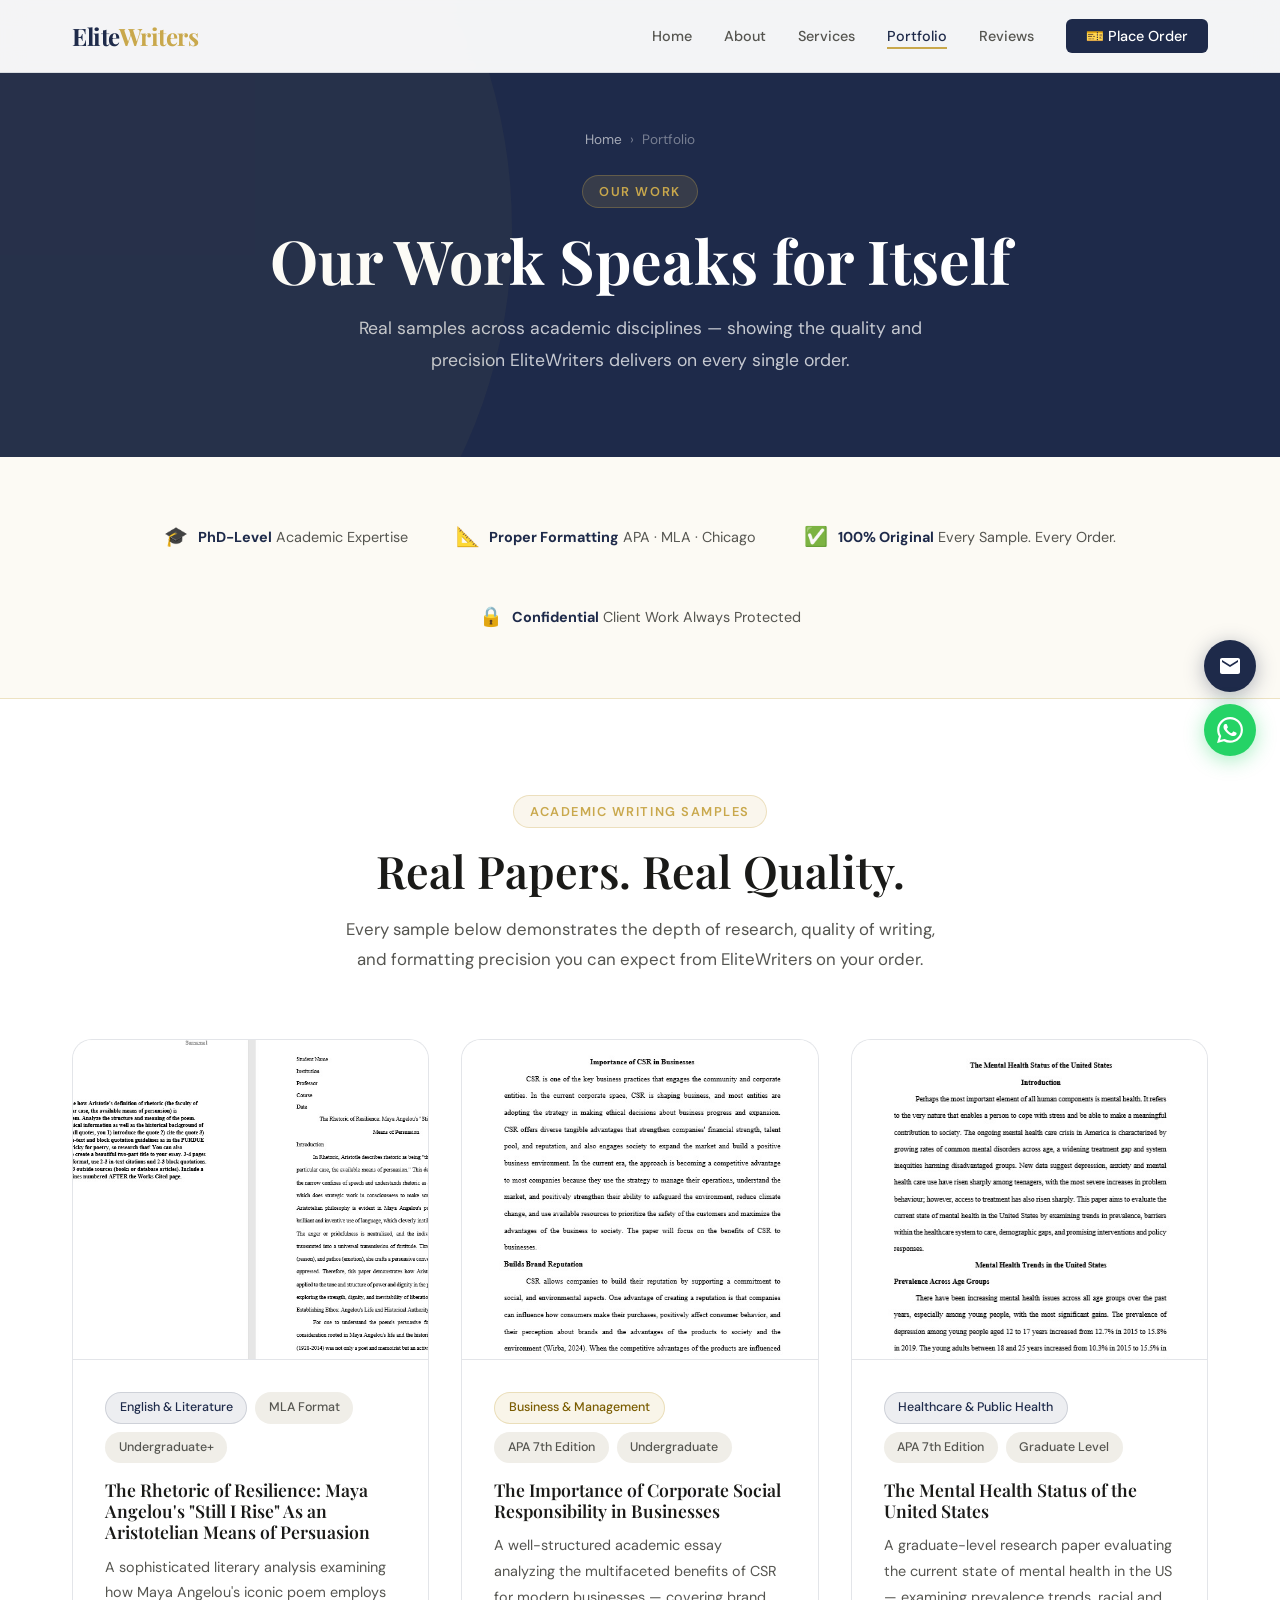
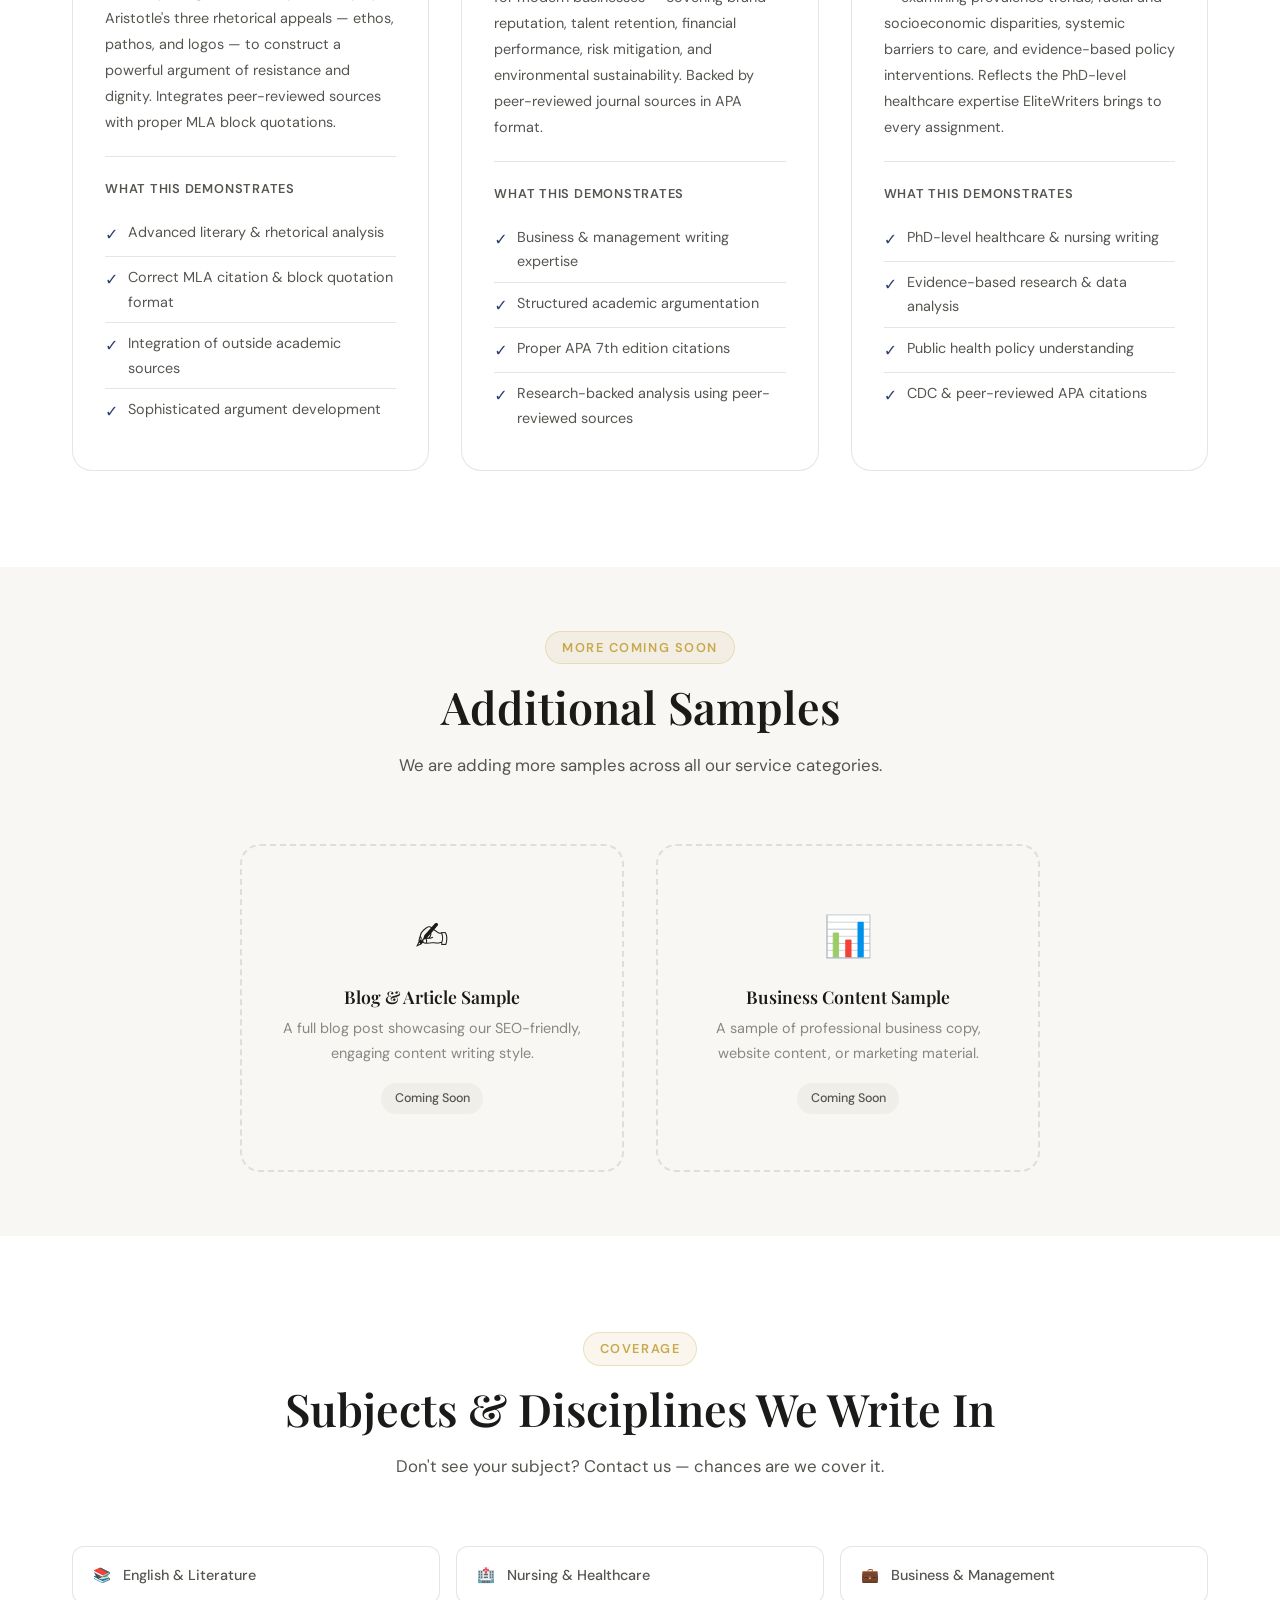
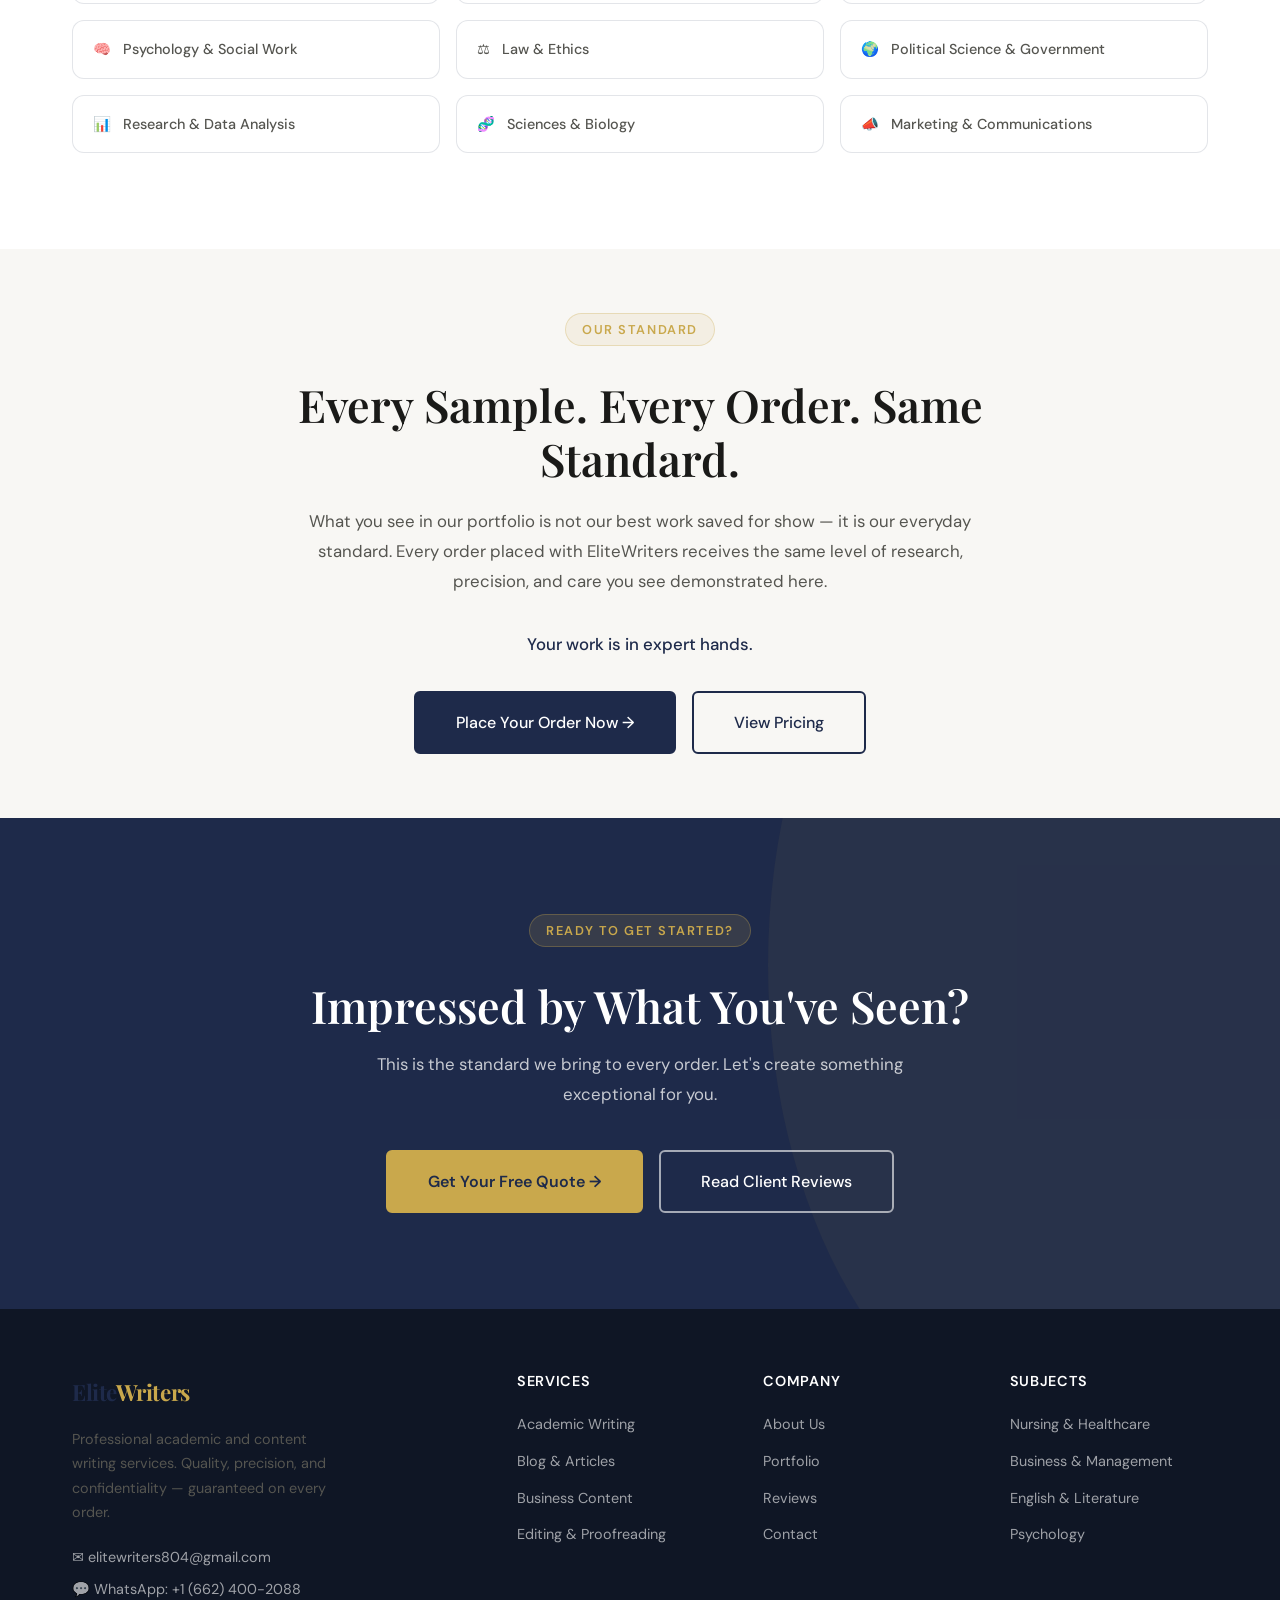
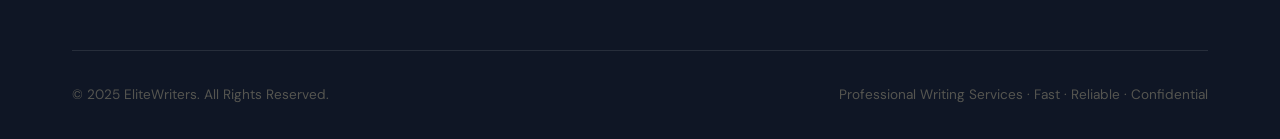
<file: portfolio.html>
<!DOCTYPE html>
<html lang="en">
<head>
  <meta charset="UTF-8">
  <meta name="viewport" content="width=device-width, initial-scale=1.0">
  <meta name="description" content="Browse real writing samples from EliteWriters across English literature, business management, nursing and healthcare. See our quality before you order.">
  <meta name="keywords" content="writing samples, essay examples, academic writing portfolio, professional writer samples, research paper examples">
  <meta name="author" content="EliteWriters">
  <meta name="robots" content="index, follow">
  <link rel="canonical" href="https://elitewriters804.github.io/elitewriters/portfolio.html">

  <!-- Open Graph -->
  <meta property="og:type" content="website">
  <meta property="og:title" content="Portfolio | EliteWriters — Writing Samples & Examples">
  <meta property="og:description" content="Browse real writing samples from EliteWriters across English literature, business management, nursing and healthcare. See our quality before you order.">
  <meta property="og:url" content="https://elitewriters804.github.io/elitewriters/portfolio.html">
  <meta property="og:site_name" content="EliteWriters">

  <!-- Twitter Card -->
  <meta name="twitter:card" content="summary">
  <meta name="twitter:title" content="Portfolio | EliteWriters — Writing Samples & Examples">
  <meta name="twitter:description" content="Browse real writing samples from EliteWriters across English literature, business management, nursing and healthcare. See our quality before you order.">
  <title>Portfolio | EliteWriters</title>
  <link rel="stylesheet" href="css/style.css">
  <style>
    .sample-card {
      background: var(--white);
      border: 1px solid var(--border);
      border-radius: var(--radius-lg);
      overflow: hidden;
      transition: var(--transition);
    }
    .sample-card:hover {
      box-shadow: var(--shadow-lg);
      transform: translateY(-5px);
      border-color: rgba(10,61,46,0.2);
    }
    .sample-image {
      width: 100%;
      height: 320px;
      object-fit: cover;
      object-position: top;
      display: block;
      border-bottom: 1px solid var(--border);
    }
    .sample-body {
      padding: 2rem;
    }
    .sample-meta {
      display: flex;
      flex-wrap: wrap;
      gap: 0.5rem;
      margin-bottom: 1rem;
    }
    .skill-item {
      display: flex;
      align-items: flex-start;
      gap: 0.6rem;
      font-size: 0.9rem;
      color: var(--text-secondary);
      padding: 0.5rem 0;
      border-bottom: 1px solid var(--border);
    }
    .skill-item:last-child { border-bottom: none; }
    .skill-check { color: var(--primary-light); font-size: 1rem; flex-shrink: 0; margin-top: 1px; }
    .coming-soon-card {
      background: var(--off-white);
      border: 2px dashed var(--border);
      border-radius: var(--radius-lg);
      padding: 3.5rem 2rem;
      text-align: center;
      transition: var(--transition);
    }
    .coming-soon-card:hover {
      border-color: rgba(10,61,46,0.3);
      background: var(--light-gray);
    }
    .subjects-grid {
      display: grid;
      grid-template-columns: repeat(3, 1fr);
      gap: 1rem;
    }
    .subject-item {
      display: flex;
      align-items: center;
      gap: 0.75rem;
      padding: 1rem 1.25rem;
      background: var(--white);
      border: 1px solid var(--border);
      border-radius: var(--radius-md);
      font-size: 0.9rem;
      color: var(--text-secondary);
      font-weight: 500;
      transition: var(--transition);
    }
    .subject-item:hover {
      border-color: rgba(10,61,46,0.2);
      color: var(--primary);
      background: rgba(10,61,46,0.03);
    }
  </style>
</head>
<body>

  <!-- Navigation -->
  <nav class="navbar" id="navbar">
    <div class="nav-inner">
      <a href="index.html" class="nav-logo">Elite<span>Writers</span></a>
      <ul class="nav-links" id="nav-links">
        <li><a href="index.html">Home</a></li>
        <li><a href="about.html">About</a></li>
        <li><a href="services.html">Services</a></li>
        <li><a href="portfolio.html" class="active">Portfolio</a></li>
        <li><a href="testimonials.html">Reviews</a></li>
        <li><a href="order.html" class="nav-cta" style="background:var(--accent);color:var(--primary);">🎫 Place Order</a></li>
      </ul>
      <button class="nav-toggle" id="nav-toggle" aria-label="Toggle menu">
        <span></span><span></span><span></span>
      </button>
    </div>
  </nav>

  <!-- Page Hero -->
  <section class="page-hero">
    <div class="container">
      <div class="breadcrumb">
        <a href="index.html">Home</a><span>›</span><span>Portfolio</span>
      </div>
      <div class="eyebrow">Our Work</div>
      <h1>Our Work Speaks for Itself</h1>
      <p>Real samples across academic disciplines — showing the quality and precision EliteWriters delivers on every single order.</p>
    </div>
  </section>

  <!-- Quality Promise Banner -->
  <section class="section-sm" style="background: rgba(201,168,76,0.06); border-bottom: 1px solid var(--border-accent);">
    <div class="container">
      <div style="display: flex; align-items: center; justify-content: center; gap: 3rem; flex-wrap: wrap; text-align: center;">
        <div style="display: flex; align-items: center; gap: 0.6rem; font-size: 0.9rem; color: var(--text-secondary);">
          <span style="font-size: 1.2rem;">🎓</span>
          <span><strong style="color: var(--primary);">PhD-Level</strong> Academic Expertise</span>
        </div>
        <div style="display: flex; align-items: center; gap: 0.6rem; font-size: 0.9rem; color: var(--text-secondary);">
          <span style="font-size: 1.2rem;">📐</span>
          <span><strong style="color: var(--primary);">Proper Formatting</strong> APA · MLA · Chicago</span>
        </div>
        <div style="display: flex; align-items: center; gap: 0.6rem; font-size: 0.9rem; color: var(--text-secondary);">
          <span style="font-size: 1.2rem;">✅</span>
          <span><strong style="color: var(--primary);">100% Original</strong> Every Sample. Every Order.</span>
        </div>
        <div style="display: flex; align-items: center; gap: 0.6rem; font-size: 0.9rem; color: var(--text-secondary);">
          <span style="font-size: 1.2rem;">🔒</span>
          <span><strong style="color: var(--primary);">Confidential</strong> Client Work Always Protected</span>
        </div>
      </div>
    </div>
  </section>

  <!-- Academic Samples -->
  <section class="section">
    <div class="container">
      <div class="section-header">
        <div class="eyebrow">Academic Writing Samples</div>
        <h2>Real Papers. Real Quality.</h2>
        <p>Every sample below demonstrates the depth of research, quality of writing, and formatting precision you can expect from EliteWriters on your order.</p>
      </div>

      <div class="grid-3">

        <!-- Sample 1 -->
        <div class="sample-card">
          <img
            src="images/sample1.png"
            alt="Literary Analysis Essay — Maya Angelou Still I Rise"
            class="sample-image"
          >
          <div class="sample-body">
            <div class="sample-meta">
              <span class="badge badge-green">English & Literature</span>
              <span class="badge badge-gray">MLA Format</span>
              <span class="badge badge-gray">Undergraduate+</span>
            </div>
            <h3 style="margin-bottom: 0.75rem; font-size: 1.1rem;">The Rhetoric of Resilience: Maya Angelou's "Still I Rise" As an Aristotelian Means of Persuasion</h3>
            <p style="font-size: 0.9rem; margin-bottom: 1.25rem;">A sophisticated literary analysis examining how Maya Angelou's iconic poem employs Aristotle's three rhetorical appeals — ethos, pathos, and logos — to construct a powerful argument of resistance and dignity. Integrates peer-reviewed sources with proper MLA block quotations.</p>
            <div style="border-top: 1px solid var(--border); padding-top: 1.25rem;">
              <p style="font-size: 0.8rem; font-weight: 600; color: var(--text-secondary); text-transform: uppercase; letter-spacing: 0.06em; margin-bottom: 0.75rem;">What This Demonstrates</p>
              <div class="skill-item"><span class="skill-check">✓</span> Advanced literary & rhetorical analysis</div>
              <div class="skill-item"><span class="skill-check">✓</span> Correct MLA citation & block quotation format</div>
              <div class="skill-item"><span class="skill-check">✓</span> Integration of outside academic sources</div>
              <div class="skill-item"><span class="skill-check">✓</span> Sophisticated argument development</div>
            </div>
          </div>
        </div>

        <!-- Sample 2 -->
        <div class="sample-card">
          <img
            src="images/sample2.png"
            alt="Business Essay — Importance of CSR in Businesses"
            class="sample-image"
          >
          <div class="sample-body">
            <div class="sample-meta">
              <span class="badge badge-gold">Business & Management</span>
              <span class="badge badge-gray">APA 7th Edition</span>
              <span class="badge badge-gray">Undergraduate</span>
            </div>
            <h3 style="margin-bottom: 0.75rem; font-size: 1.1rem;">The Importance of Corporate Social Responsibility in Businesses</h3>
            <p style="font-size: 0.9rem; margin-bottom: 1.25rem;">A well-structured academic essay analyzing the multifaceted benefits of CSR for modern businesses — covering brand reputation, talent retention, financial performance, risk mitigation, and environmental sustainability. Backed by peer-reviewed journal sources in APA format.</p>
            <div style="border-top: 1px solid var(--border); padding-top: 1.25rem;">
              <p style="font-size: 0.8rem; font-weight: 600; color: var(--text-secondary); text-transform: uppercase; letter-spacing: 0.06em; margin-bottom: 0.75rem;">What This Demonstrates</p>
              <div class="skill-item"><span class="skill-check">✓</span> Business & management writing expertise</div>
              <div class="skill-item"><span class="skill-check">✓</span> Structured academic argumentation</div>
              <div class="skill-item"><span class="skill-check">✓</span> Proper APA 7th edition citations</div>
              <div class="skill-item"><span class="skill-check">✓</span> Research-backed analysis using peer-reviewed sources</div>
            </div>
          </div>
        </div>

        <!-- Sample 3 -->
        <div class="sample-card">
          <img
            src="images/sample3.png"
            alt="Healthcare Research Paper — Mental Health Status of the United States"
            class="sample-image"
          >
          <div class="sample-body">
            <div class="sample-meta">
              <span class="badge badge-green">Healthcare & Public Health</span>
              <span class="badge badge-gray">APA 7th Edition</span>
              <span class="badge badge-gray">Graduate Level</span>
            </div>
            <h3 style="margin-bottom: 0.75rem; font-size: 1.1rem;">The Mental Health Status of the United States</h3>
            <p style="font-size: 0.9rem; margin-bottom: 1.25rem;">A graduate-level research paper evaluating the current state of mental health in the US — examining prevalence trends, racial and socioeconomic disparities, systemic barriers to care, and evidence-based policy interventions. Reflects the PhD-level healthcare expertise EliteWriters brings to every assignment.</p>
            <div style="border-top: 1px solid var(--border); padding-top: 1.25rem;">
              <p style="font-size: 0.8rem; font-weight: 600; color: var(--text-secondary); text-transform: uppercase; letter-spacing: 0.06em; margin-bottom: 0.75rem;">What This Demonstrates</p>
              <div class="skill-item"><span class="skill-check">✓</span> PhD-level healthcare & nursing writing</div>
              <div class="skill-item"><span class="skill-check">✓</span> Evidence-based research & data analysis</div>
              <div class="skill-item"><span class="skill-check">✓</span> Public health policy understanding</div>
              <div class="skill-item"><span class="skill-check">✓</span> CDC & peer-reviewed APA citations</div>
            </div>
          </div>
        </div>

      </div>
    </div>
  </section>

  <!-- Coming Soon -->
  <section class="section-sm section-alt">
    <div class="container">
      <div class="section-header">
        <div class="eyebrow">More Coming Soon</div>
        <h2>Additional Samples</h2>
        <p>We are adding more samples across all our service categories.</p>
      </div>
      <div class="grid-2" style="max-width: 800px; margin: 0 auto;">
        <div class="coming-soon-card">
          <div style="font-size: 2.5rem; margin-bottom: 1rem;">✍️</div>
          <h3 style="margin-bottom: 0.5rem; font-size: 1.1rem;">Blog & Article Sample</h3>
          <p style="font-size: 0.9rem; color: var(--text-muted);">A full blog post showcasing our SEO-friendly, engaging content writing style.</p>
          <span class="badge badge-gray" style="margin-top: 1rem;">Coming Soon</span>
        </div>
        <div class="coming-soon-card">
          <div style="font-size: 2.5rem; margin-bottom: 1rem;">📊</div>
          <h3 style="margin-bottom: 0.5rem; font-size: 1.1rem;">Business Content Sample</h3>
          <p style="font-size: 0.9rem; color: var(--text-muted);">A sample of professional business copy, website content, or marketing material.</p>
          <span class="badge badge-gray" style="margin-top: 1rem;">Coming Soon</span>
        </div>
      </div>
    </div>
  </section>

  <!-- Subjects We Cover -->
  <section class="section">
    <div class="container">
      <div class="section-header">
        <div class="eyebrow">Coverage</div>
        <h2>Subjects & Disciplines We Write In</h2>
        <p>Don't see your subject? Contact us — chances are we cover it.</p>
      </div>
      <div class="subjects-grid">
        <div class="subject-item"><span>📚</span> English & Literature</div>
        <div class="subject-item"><span>🏥</span> Nursing & Healthcare</div>
        <div class="subject-item"><span>💼</span> Business & Management</div>
        <div class="subject-item"><span>🧠</span> Psychology & Social Work</div>
        <div class="subject-item"><span>⚖️</span> Law & Ethics</div>
        <div class="subject-item"><span>🌍</span> Political Science & Government</div>
        <div class="subject-item"><span>📊</span> Research & Data Analysis</div>
        <div class="subject-item"><span>🧬</span> Sciences & Biology</div>
        <div class="subject-item"><span>📣</span> Marketing & Communications</div>
      </div>
    </div>
  </section>

  <!-- Quality Promise -->
  <section class="section-sm section-alt">
    <div class="container">
      <div style="max-width: 700px; margin: 0 auto; text-align: center;">
        <div class="eyebrow">Our Standard</div>
        <h2 style="margin: 1rem 0 1.25rem;">Every Sample. Every Order. Same Standard.</h2>
        <p style="font-size: 1.05rem; margin-bottom: 2rem;">What you see in our portfolio is not our best work saved for show — it is our everyday standard. Every order placed with EliteWriters receives the same level of research, precision, and care you see demonstrated here.</p>
        <p style="font-weight: 500; color: var(--primary); font-size: 1.05rem; margin-bottom: 2rem;">Your work is in expert hands.</p>
        <div class="btn-group" style="justify-content: center;">
          <a href="contact.html" class="btn btn-primary btn-lg">Place Your Order Now →</a>
          <a href="services.html" class="btn btn-outline btn-lg">View Pricing</a>
        </div>
      </div>
    </div>
  </section>

  <!-- CTA -->
  <section class="cta-section">
    <div class="container" style="position: relative; z-index: 2;">
      <div class="eyebrow" style="background: rgba(201,168,76,0.15); border-color: rgba(201,168,76,0.3); color: var(--accent);">Ready to Get Started?</div>
      <h2 style="margin: 1rem 0;">Impressed by What You've Seen?</h2>
      <p>This is the standard we bring to every order. Let's create something exceptional for you.</p>
      <div class="btn-group" style="justify-content: center;">
        <a href="contact.html" class="btn btn-accent btn-lg">Get Your Free Quote →</a>
        <a href="testimonials.html" class="btn btn-outline-white btn-lg">Read Client Reviews</a>
      </div>
    </div>
  </section>

  <!-- Footer -->
  <footer>
    <div class="container">
      <div class="footer-grid">
        <div class="footer-brand">
          <a href="index.html" class="nav-logo">Elite<span>Writers</span></a>
          <p>Professional academic and content writing services. Quality, precision, and confidentiality — guaranteed on every order.</p>
          <div class="footer-contact" style="margin-top: 1.25rem;">
            <a href="mailto:elitewriters804@gmail.com">✉ elitewriters804@gmail.com</a>
            <a href="https://wa.me/16624002088">💬 WhatsApp: +1 (662) 400-2088</a>
          </div>
        </div>
        <div class="footer-col">
          <h4>Services</h4>
          <ul>
            <li><a href="services.html">Academic Writing</a></li>
            <li><a href="services.html">Blog & Articles</a></li>
            <li><a href="services.html">Business Content</a></li>
            <li><a href="services.html">Editing & Proofreading</a></li>
          </ul>
        </div>
        <div class="footer-col">
          <h4>Company</h4>
          <ul>
            <li><a href="about.html">About Us</a></li>
            <li><a href="portfolio.html">Portfolio</a></li>
            <li><a href="testimonials.html">Reviews</a></li>
            <li><a href="contact.html">Contact</a></li>
          </ul>
        </div>
        <div class="footer-col">
          <h4>Subjects</h4>
          <ul>
            <li><a href="services.html">Nursing & Healthcare</a></li>
            <li><a href="services.html">Business & Management</a></li>
            <li><a href="services.html">English & Literature</a></li>
            <li><a href="services.html">Psychology</a></li>
          </ul>
        </div>
      </div>
      <div class="footer-bottom">
        <p>© 2025 EliteWriters. All Rights Reserved.</p>
        <p>Professional Writing Services · Fast · Reliable · Confidential</p>
      </div>
    </div>
  </footer>

  <!-- Email Float -->
  <a href="mailto:elitewriters804@gmail.com" class="float-btn email-float" aria-label="Email us">
    <svg viewBox="0 0 24 24" xmlns="http://www.w3.org/2000/svg"><path d="M20 4H4c-1.1 0-2 .9-2 2v12c0 1.1.9 2 2 2h16c1.1 0 2-.9 2-2V6c0-1.1-.9-2-2-2zm0 4l-8 5-8-5V6l8 5 8-5v2z"/></svg>
  </a>
  <!-- WhatsApp Float -->
  <a href="https://wa.me/16624002088" class="float-btn whatsapp-float" target="_blank" rel="noopener" aria-label="Chat on WhatsApp">
    <svg viewBox="0 0 24 24" xmlns="http://www.w3.org/2000/svg">
      <path d="M17.472 14.382c-.297-.149-1.758-.867-2.03-.967-.273-.099-.471-.148-.67.15-.197.297-.767.966-.94 1.164-.173.199-.347.223-.644.075-.297-.15-1.255-.463-2.39-1.475-.883-.788-1.48-1.761-1.653-2.059-.173-.297-.018-.458.13-.606.134-.133.298-.347.446-.52.149-.174.198-.298.298-.497.099-.198.05-.371-.025-.52-.075-.149-.669-1.612-.916-2.207-.242-.579-.487-.5-.669-.51-.173-.008-.371-.01-.57-.01-.198 0-.52.074-.792.372-.272.297-1.04 1.016-1.04 2.479 0 1.462 1.065 2.875 1.213 3.074.149.198 2.096 3.2 5.077 4.487.709.306 1.262.489 1.694.625.712.227 1.36.195 1.871.118.571-.085 1.758-.719 2.006-1.413.248-.694.248-1.289.173-1.413-.074-.124-.272-.198-.57-.347m-5.421 7.403h-.004a9.87 9.87 0 01-5.031-1.378l-.361-.214-3.741.982.998-3.648-.235-.374a9.86 9.86 0 01-1.51-5.26c.001-5.45 4.436-9.884 9.888-9.884 2.64 0 5.122 1.03 6.988 2.898a9.825 9.825 0 012.893 6.994c-.003 5.45-4.437 9.884-9.885 9.884m8.413-18.297A11.815 11.815 0 0012.05 0C5.495 0 .16 5.335.157 11.892c0 2.096.547 4.142 1.588 5.945L.057 24l6.305-1.654a11.882 11.882 0 005.683 1.448h.005c6.554 0 11.89-5.335 11.893-11.893a11.821 11.821 0 00-3.48-8.413z"/>
    </svg>
  </a>

  <script src="js/main.js"></script>
<!--Start of Tawk.to Script-->
<script type="text/javascript">
var Tawk_API=Tawk_API||{}, Tawk_LoadStart=new Date();
(function(){
var s1=document.createElement("script"),s0=document.getElementsByTagName("script")[0];
s1.async=true;
s1.src='https://embed.tawk.to/6a13ae82ca67221c346be777/1jpee3c7l';
s1.charset='UTF-8';
s1.setAttribute('crossorigin','*');
s0.parentNode.insertBefore(s1,s0);
})();
</script>
<!--End of Tawk.to Script-->
</body>
</html>
</file>
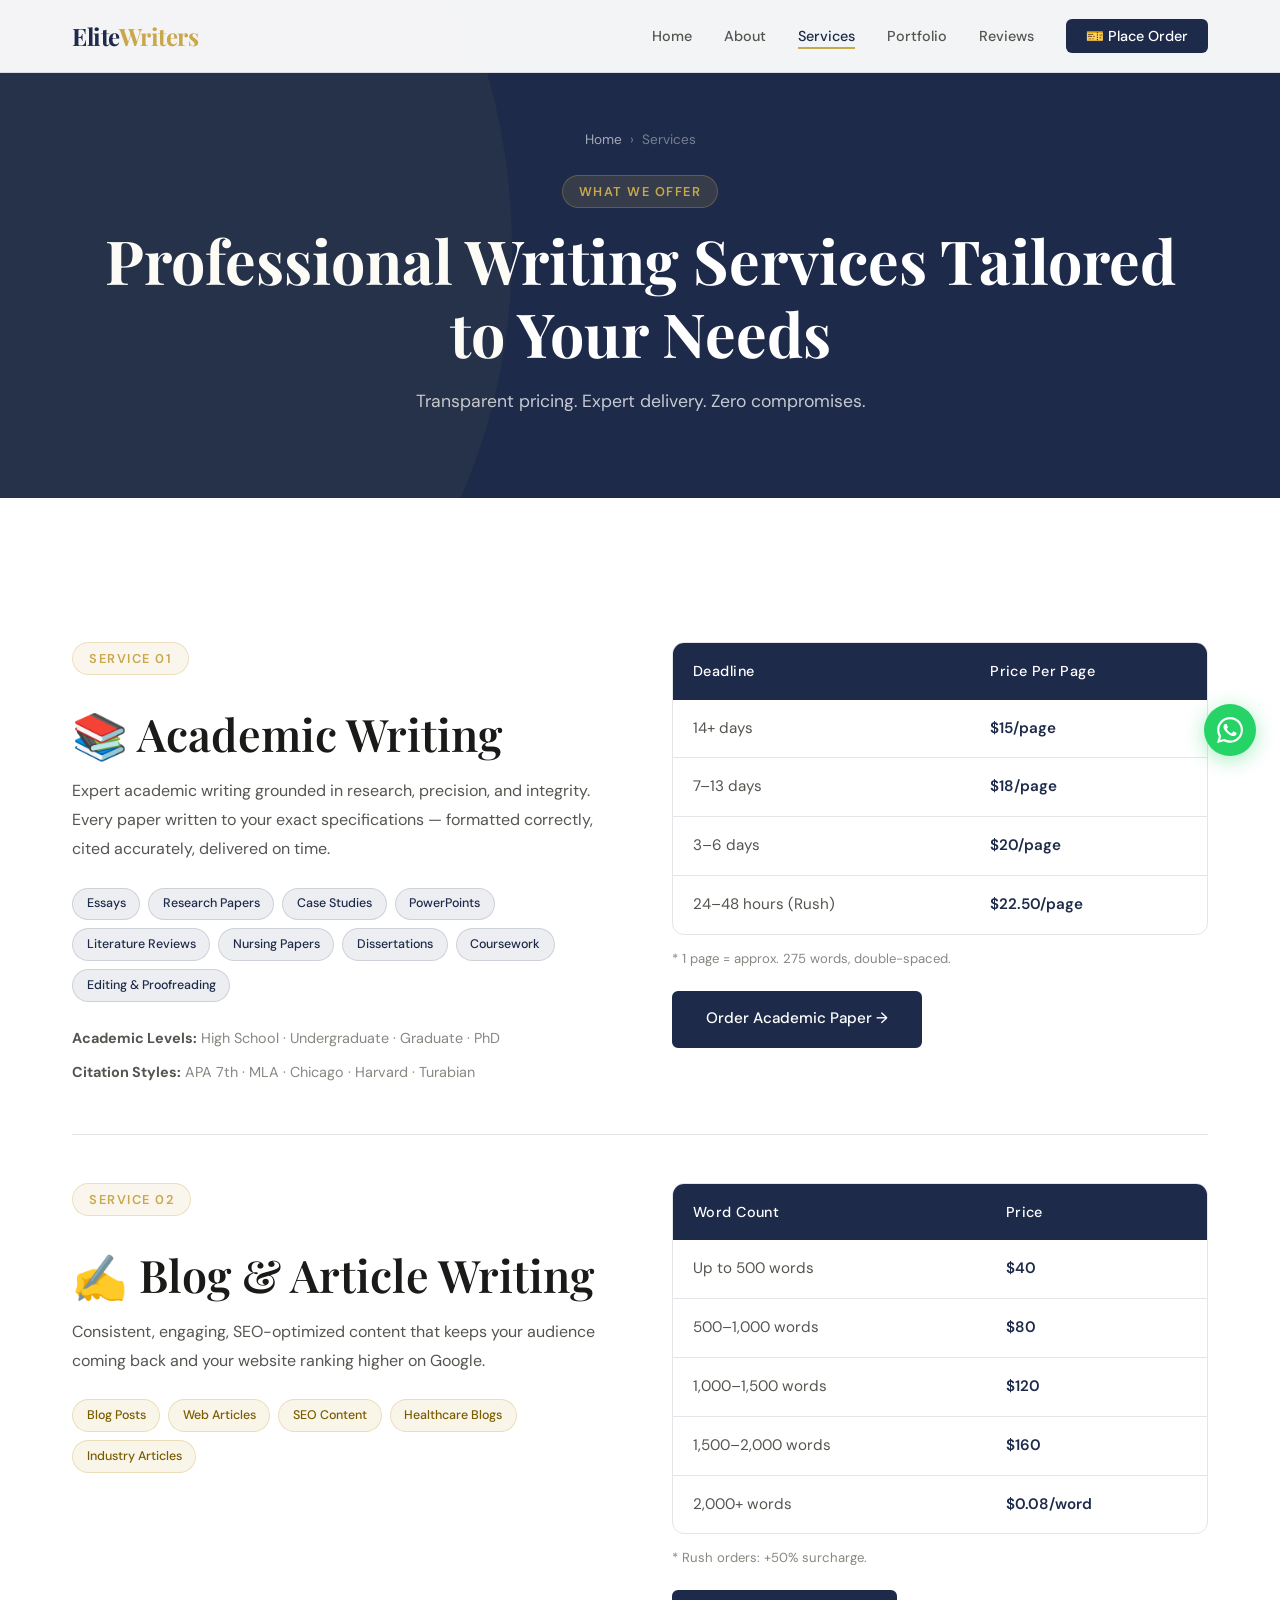
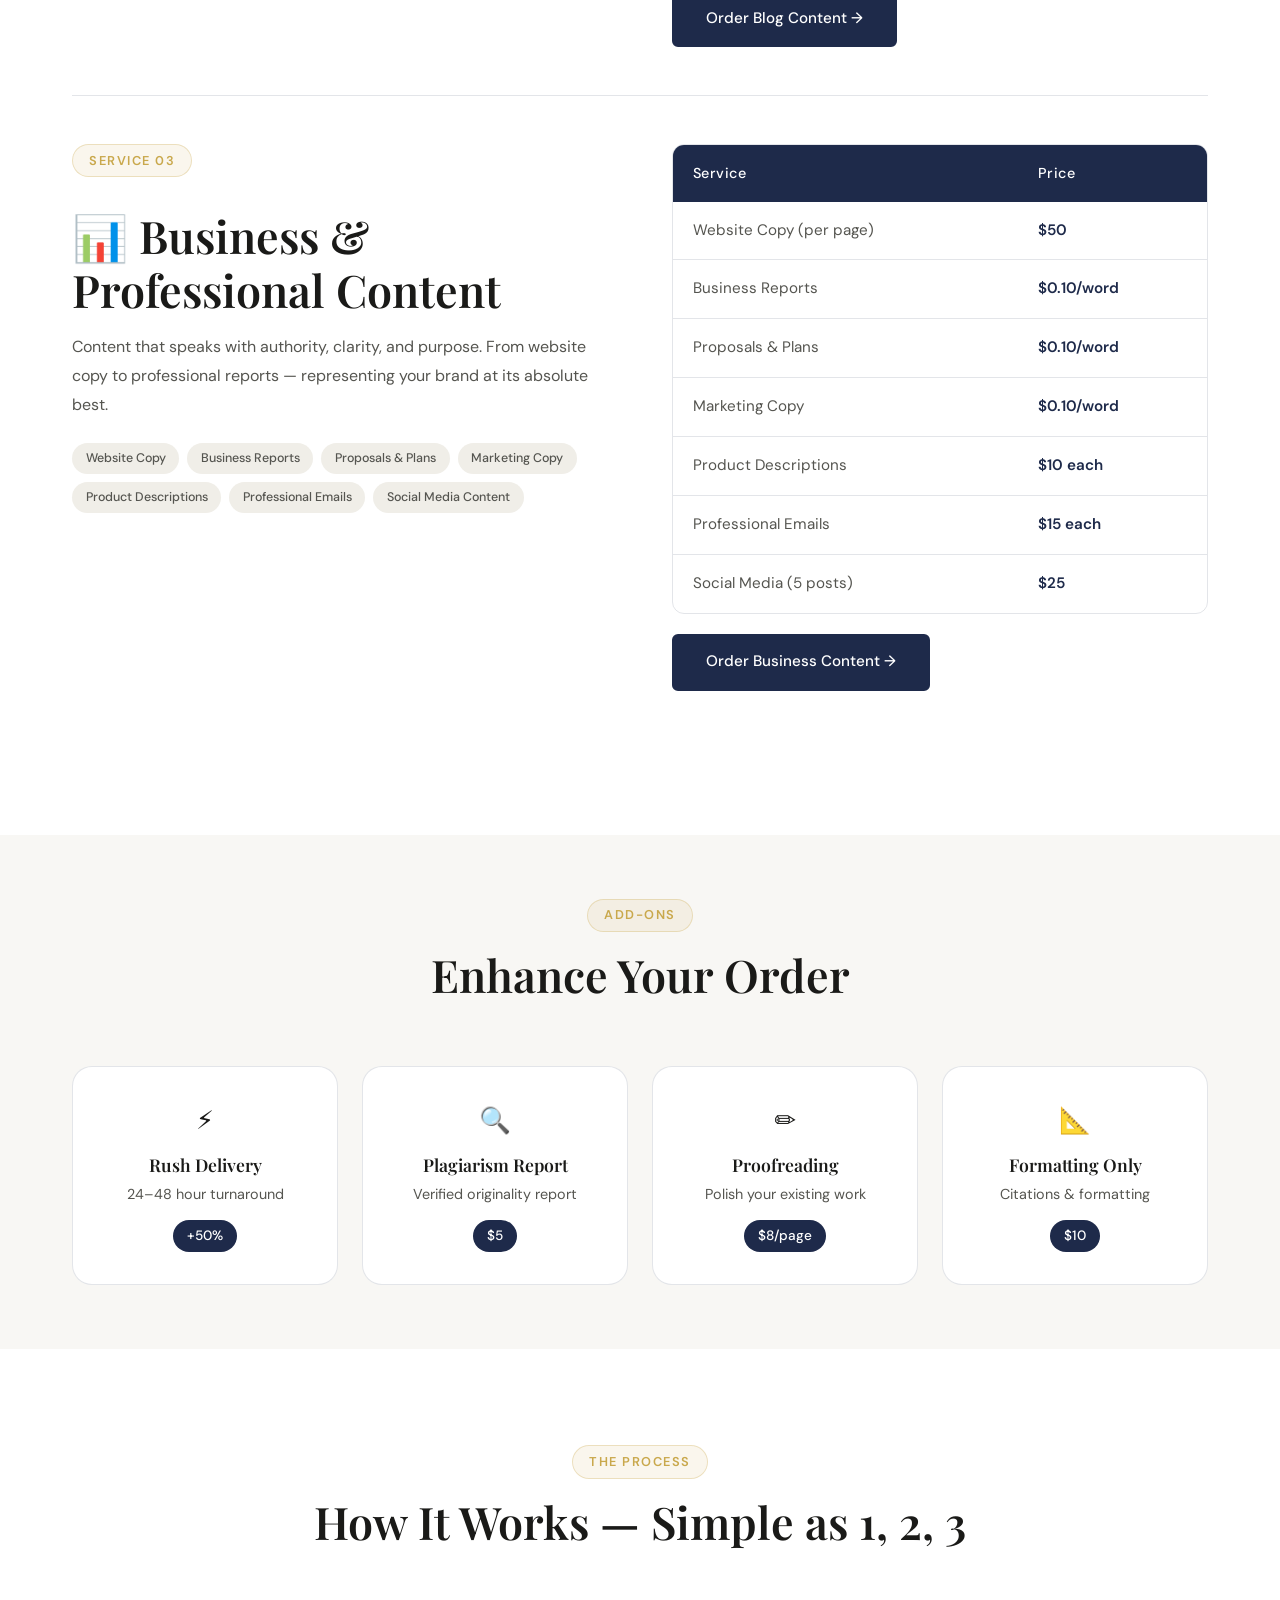
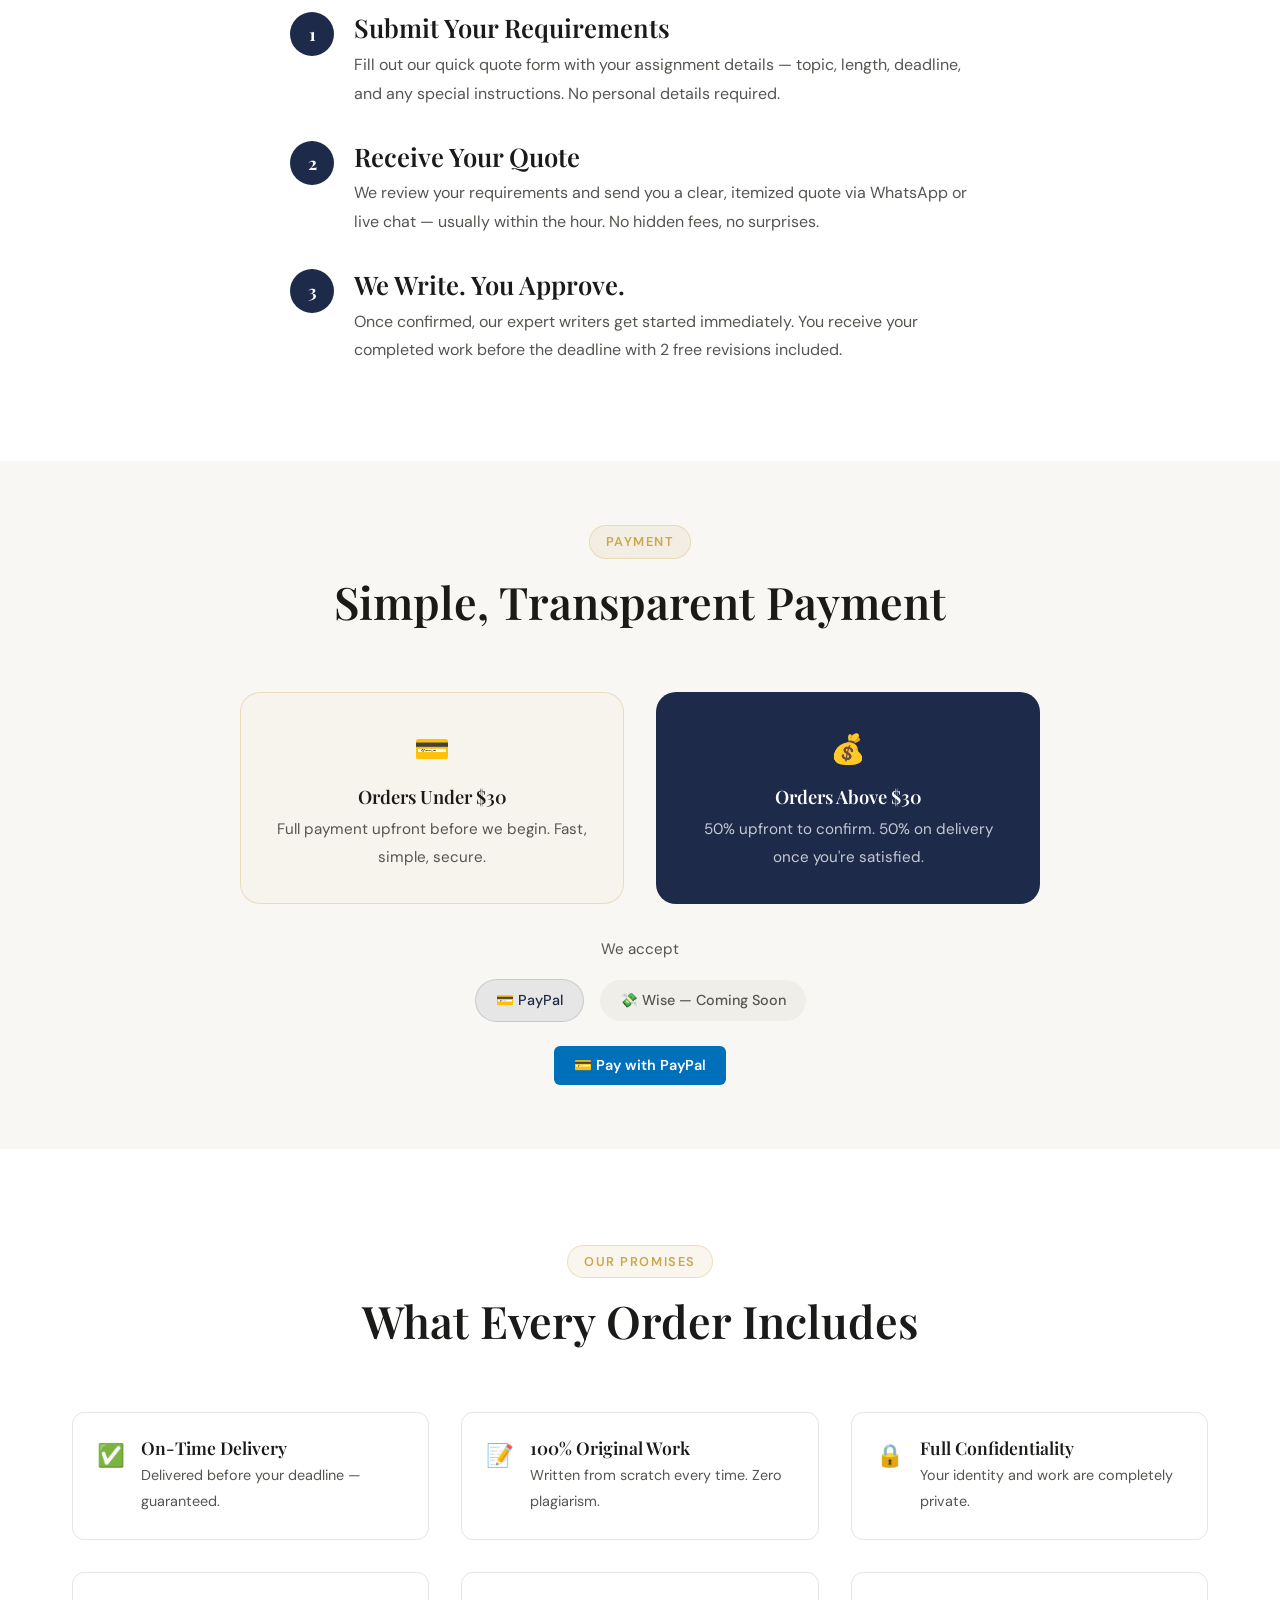
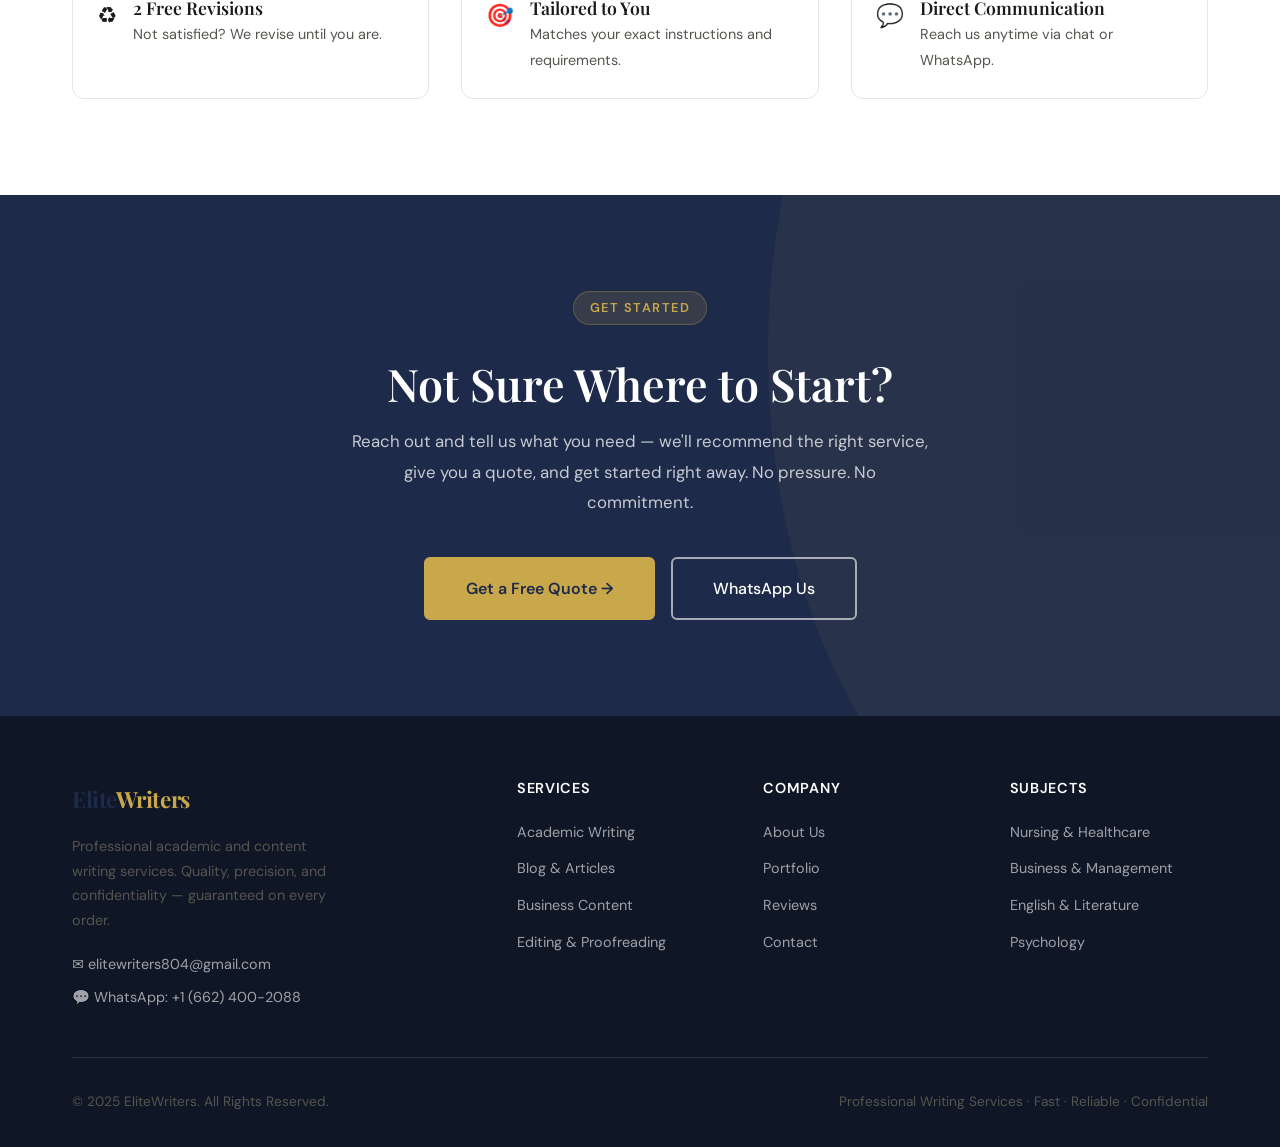
<file: services.html>
<!DOCTYPE html>
<html lang="en">
<head>
  <meta charset="UTF-8">
  <meta name="viewport" content="width=device-width, initial-scale=1.0">
  <meta name="description" content="EliteWriters offers academic writing from $15/page, blog writing from $0.08/word, and business content from $0.10/word. Essays, research papers, dissertations, SEO content and more.">
  <meta name="keywords" content="essay writing service price, research paper writing service, hire academic writer, blog writing service, business content writing, dissertation help">
  <meta name="author" content="EliteWriters">
  <meta name="robots" content="index, follow">
  <link rel="canonical" href="https://elitewriters804.github.io/elitewriters/services.html">

  <!-- Open Graph -->
  <meta property="og:type" content="website">
  <meta property="og:title" content="Services & Pricing | EliteWriters — Essays, Research Papers, Blog Writing">
  <meta property="og:description" content="EliteWriters offers academic writing from $15/page, blog writing from $0.08/word, and business content from $0.10/word. Essays, research papers, dissertations, SEO content and more.">
  <meta property="og:url" content="https://elitewriters804.github.io/elitewriters/services.html">
  <meta property="og:site_name" content="EliteWriters">

  <!-- Twitter Card -->
  <meta name="twitter:card" content="summary">
  <meta name="twitter:title" content="Services & Pricing | EliteWriters — Essays, Research Papers, Blog Writing">
  <meta name="twitter:description" content="EliteWriters offers academic writing from $15/page, blog writing from $0.08/word, and business content from $0.10/word. Essays, research papers, dissertations, SEO content and more.">
  <title>Services & Pricing | EliteWriters</title>
  <link rel="stylesheet" href="css/style.css">
  <style>
    .service-section { padding: 3rem 0; border-bottom: 1px solid var(--border); }
    .service-section:last-of-type { border-bottom: none; }
    .price-tag { display: inline-block; background: var(--primary); color: white; padding: 0.3rem 0.85rem; border-radius: 100px; font-size: 0.85rem; font-weight: 500; }
    .step-num { width: 44px; height: 44px; background: var(--primary); color: white; border-radius: 50%; display: flex; align-items: center; justify-content: center; font-family: var(--font-display); font-size: 1.1rem; font-weight: 700; flex-shrink: 0; }
    .step-row { display: flex; gap: 1.25rem; align-items: flex-start; }
  </style>
</head>
<body>

  <nav class="navbar" id="navbar">
    <div class="nav-inner">
      <a href="index.html" class="nav-logo">Elite<span>Writers</span></a>
      <ul class="nav-links" id="nav-links">
        <li><a href="index.html">Home</a></li>
        <li><a href="about.html">About</a></li>
        <li><a href="services.html" class="active">Services</a></li>
        <li><a href="portfolio.html">Portfolio</a></li>
        <li><a href="testimonials.html">Reviews</a></li>
        <li><a href="order.html" class="nav-cta" style="background:var(--accent);color:var(--primary);">🎫 Place Order</a></li>
      </ul>
      <button class="nav-toggle" id="nav-toggle" aria-label="Toggle menu"><span></span><span></span><span></span></button>
    </div>
  </nav>

  <section class="page-hero">
    <div class="container">
      <div class="breadcrumb"><a href="index.html">Home</a><span>›</span><span>Services</span></div>
      <div class="eyebrow">What We Offer</div>
      <h1>Professional Writing Services Tailored to Your Needs</h1>
      <p>Transparent pricing. Expert delivery. Zero compromises.</p>
    </div>
  </section>

  <!-- Academic Writing -->
  <section class="section">
    <div class="container">
      <div class="service-section">
        <div style="display:grid;grid-template-columns:1fr 1fr;gap:4rem;align-items:start;">
          <div>
            <div class="eyebrow">Service 01</div>
            <h2 style="margin:1rem 0 1rem;">📚 Academic Writing</h2>
            <p style="margin-bottom:1.5rem;">Expert academic writing grounded in research, precision, and integrity. Every paper written to your exact specifications — formatted correctly, cited accurately, delivered on time.</p>
            <div style="display:flex;flex-wrap:wrap;gap:0.5rem;margin-bottom:1.5rem;">
              <span class="badge badge-green">Essays</span>
              <span class="badge badge-green">Research Papers</span>
              <span class="badge badge-green">Case Studies</span>
              <span class="badge badge-green">PowerPoints</span>
              <span class="badge badge-green">Literature Reviews</span>
              <span class="badge badge-green">Nursing Papers</span>
              <span class="badge badge-green">Dissertations</span>
              <span class="badge badge-green">Coursework</span>
              <span class="badge badge-green">Editing & Proofreading</span>
            </div>
            <p style="font-size:0.9rem;color:var(--text-muted);margin-bottom:0.5rem;"><strong style="color:var(--text-secondary);">Academic Levels:</strong> High School · Undergraduate · Graduate · PhD</p>
            <p style="font-size:0.9rem;color:var(--text-muted);"><strong style="color:var(--text-secondary);">Citation Styles:</strong> APA 7th · MLA · Chicago · Harvard · Turabian</p>
          </div>
          <div>
            <div class="table-wrap">
              <table>
                <thead><tr><th>Deadline</th><th>Price Per Page</th></tr></thead>
                <tbody>
                  <tr><td>14+ days</td><td class="price-cell">$15/page</td></tr>
                  <tr><td>7–13 days</td><td class="price-cell">$18/page</td></tr>
                  <tr><td>3–6 days</td><td class="price-cell">$20/page</td></tr>
                  <tr><td>24–48 hours (Rush)</td><td class="price-cell">$22.50/page</td></tr>
                </tbody>
              </table>
            </div>
            <p style="font-size:0.82rem;color:var(--text-muted);margin-top:0.75rem;">* 1 page = approx. 275 words, double-spaced.</p>
            <a href="contact.html" class="btn btn-primary" style="margin-top:1.25rem;">Order Academic Paper →</a>
          </div>
        </div>
      </div>

      <!-- Blog Writing -->
      <div class="service-section">
        <div style="display:grid;grid-template-columns:1fr 1fr;gap:4rem;align-items:start;">
          <div>
            <div class="eyebrow">Service 02</div>
            <h2 style="margin:1rem 0 1rem;">✍️ Blog & Article Writing</h2>
            <p style="margin-bottom:1.5rem;">Consistent, engaging, SEO-optimized content that keeps your audience coming back and your website ranking higher on Google.</p>
            <div style="display:flex;flex-wrap:wrap;gap:0.5rem;margin-bottom:1.5rem;">
              <span class="badge badge-gold">Blog Posts</span>
              <span class="badge badge-gold">Web Articles</span>
              <span class="badge badge-gold">SEO Content</span>
              <span class="badge badge-gold">Healthcare Blogs</span>
              <span class="badge badge-gold">Industry Articles</span>
            </div>
          </div>
          <div>
            <div class="table-wrap">
              <table>
                <thead><tr><th>Word Count</th><th>Price</th></tr></thead>
                <tbody>
                  <tr><td>Up to 500 words</td><td class="price-cell">$40</td></tr>
                  <tr><td>500–1,000 words</td><td class="price-cell">$80</td></tr>
                  <tr><td>1,000–1,500 words</td><td class="price-cell">$120</td></tr>
                  <tr><td>1,500–2,000 words</td><td class="price-cell">$160</td></tr>
                  <tr><td>2,000+ words</td><td class="price-cell">$0.08/word</td></tr>
                </tbody>
              </table>
            </div>
            <p style="font-size:0.82rem;color:var(--text-muted);margin-top:0.75rem;">* Rush orders: +50% surcharge.</p>
            <a href="contact.html" class="btn btn-primary" style="margin-top:1.25rem;">Order Blog Content →</a>
          </div>
        </div>
      </div>

      <!-- Business Content -->
      <div class="service-section">
        <div style="display:grid;grid-template-columns:1fr 1fr;gap:4rem;align-items:start;">
          <div>
            <div class="eyebrow">Service 03</div>
            <h2 style="margin:1rem 0 1rem;">📊 Business & Professional Content</h2>
            <p style="margin-bottom:1.5rem;">Content that speaks with authority, clarity, and purpose. From website copy to professional reports — representing your brand at its absolute best.</p>
            <div style="display:flex;flex-wrap:wrap;gap:0.5rem;margin-bottom:1.5rem;">
              <span class="badge badge-gray">Website Copy</span>
              <span class="badge badge-gray">Business Reports</span>
              <span class="badge badge-gray">Proposals & Plans</span>
              <span class="badge badge-gray">Marketing Copy</span>
              <span class="badge badge-gray">Product Descriptions</span>
              <span class="badge badge-gray">Professional Emails</span>
              <span class="badge badge-gray">Social Media Content</span>
            </div>
          </div>
          <div>
            <div class="table-wrap">
              <table>
                <thead><tr><th>Service</th><th>Price</th></tr></thead>
                <tbody>
                  <tr><td>Website Copy (per page)</td><td class="price-cell">$50</td></tr>
                  <tr><td>Business Reports</td><td class="price-cell">$0.10/word</td></tr>
                  <tr><td>Proposals & Plans</td><td class="price-cell">$0.10/word</td></tr>
                  <tr><td>Marketing Copy</td><td class="price-cell">$0.10/word</td></tr>
                  <tr><td>Product Descriptions</td><td class="price-cell">$10 each</td></tr>
                  <tr><td>Professional Emails</td><td class="price-cell">$15 each</td></tr>
                  <tr><td>Social Media (5 posts)</td><td class="price-cell">$25</td></tr>
                </tbody>
              </table>
            </div>
            <a href="contact.html" class="btn btn-primary" style="margin-top:1.25rem;">Order Business Content →</a>
          </div>
        </div>
      </div>
    </div>
  </section>

  <!-- Add-ons -->
  <section class="section-sm section-alt">
    <div class="container">
      <div class="section-header">
        <div class="eyebrow">Add-Ons</div>
        <h2>Enhance Your Order</h2>
      </div>
      <div class="grid-4">
        <div class="card" style="text-align:center;">
          <div style="font-size:1.6rem;margin-bottom:0.75rem;">⚡</div>
          <h4 style="margin-bottom:0.4rem;">Rush Delivery</h4>
          <p style="font-size:0.9rem;margin-bottom:0.75rem;">24–48 hour turnaround</p>
          <span class="price-tag">+50%</span>
        </div>
        <div class="card" style="text-align:center;">
          <div style="font-size:1.6rem;margin-bottom:0.75rem;">🔍</div>
          <h4 style="margin-bottom:0.4rem;">Plagiarism Report</h4>
          <p style="font-size:0.9rem;margin-bottom:0.75rem;">Verified originality report</p>
          <span class="price-tag">$5</span>
        </div>
        <div class="card" style="text-align:center;">
          <div style="font-size:1.6rem;margin-bottom:0.75rem;">✏️</div>
          <h4 style="margin-bottom:0.4rem;">Proofreading</h4>
          <p style="font-size:0.9rem;margin-bottom:0.75rem;">Polish your existing work</p>
          <span class="price-tag">$8/page</span>
        </div>
        <div class="card" style="text-align:center;">
          <div style="font-size:1.6rem;margin-bottom:0.75rem;">📐</div>
          <h4 style="margin-bottom:0.4rem;">Formatting Only</h4>
          <p style="font-size:0.9rem;margin-bottom:0.75rem;">Citations & formatting</p>
          <span class="price-tag">$10</span>
        </div>
      </div>
    </div>
  </section>

  <!-- How It Works -->
  <section class="section">
    <div class="container">
      <div class="section-header">
        <div class="eyebrow">The Process</div>
        <h2>How It Works — Simple as 1, 2, 3</h2>
      </div>
      <div style="max-width:700px;margin:0 auto;display:flex;flex-direction:column;gap:2rem;">
        <div class="step-row">
          <div class="step-num">1</div>
          <div>
            <h3 style="margin-bottom:0.5rem;">Submit Your Requirements</h3>
            <p>Fill out our quick quote form with your assignment details — topic, length, deadline, and any special instructions. No personal details required.</p>
          </div>
        </div>
        <div class="step-row">
          <div class="step-num">2</div>
          <div>
            <h3 style="margin-bottom:0.5rem;">Receive Your Quote</h3>
            <p>We review your requirements and send you a clear, itemized quote via WhatsApp or live chat — usually within the hour. No hidden fees, no surprises.</p>
          </div>
        </div>
        <div class="step-row">
          <div class="step-num">3</div>
          <div>
            <h3 style="margin-bottom:0.5rem;">We Write. You Approve.</h3>
            <p>Once confirmed, our expert writers get started immediately. You receive your completed work before the deadline with 2 free revisions included.</p>
          </div>
        </div>
      </div>
    </div>
  </section>

  <!-- Payment -->
  <section class="section-sm section-alt">
    <div class="container">
      <div class="section-header">
        <div class="eyebrow">Payment</div>
        <h2>Simple, Transparent Payment</h2>
      </div>
      <div class="grid-2" style="max-width:800px;margin:0 auto;">
        <div class="card" style="text-align:center;border-color:var(--border-accent);background:rgba(201,168,76,0.03);">
          <div style="font-size:1.8rem;margin-bottom:0.75rem;">💳</div>
          <h3 style="margin-bottom:0.5rem;">Orders Under $30</h3>
          <p>Full payment upfront before we begin. Fast, simple, secure.</p>
        </div>
        <div class="card" style="text-align:center;background:var(--primary);border-color:transparent;">
          <div style="font-size:1.8rem;margin-bottom:0.75rem;">💰</div>
          <h3 style="color:white;margin-bottom:0.5rem;">Orders Above $30</h3>
          <p style="color:rgba(255,255,255,0.75);">50% upfront to confirm. 50% on delivery once you're satisfied.</p>
        </div>
      </div>
      <div style="text-align:center;margin-top:2rem;">
        <p style="color:var(--text-secondary);margin-bottom:1rem;font-size:0.95rem;">We accept</p>
        <div style="display:flex;gap:1rem;justify-content:center;flex-wrap:wrap;align-items:center;">
          <span class="badge badge-green" style="font-size:0.9rem;padding:0.5rem 1.25rem;">💳 PayPal</span>
          <span class="badge badge-gray" style="font-size:0.9rem;padding:0.5rem 1.25rem;">💸 Wise — Coming Soon</span>
        </div>
        <div style="margin-top:1.5rem;">
          <button onclick="document.getElementById('paypal-modal-sv').style.display='flex'" style="display:inline-flex;align-items:center;gap:0.6rem;padding:0.65rem 1.25rem;background:#0070ba;color:white;border:none;border-radius:var(--radius-sm);font-family:inherit;font-size:0.9rem;font-weight:600;cursor:pointer;">
            💳 Pay with PayPal
          </button>
        </div>

        <!-- PayPal Modal -->
        <div id="paypal-modal-sv" onclick="if(event.target===this)this.style.display='none'" style="display:none;position:fixed;top:0;left:0;right:0;bottom:0;background:rgba(0,0,0,0.6);z-index:9999;align-items:center;justify-content:center;padding:1rem;">
          <div style="background:white;border-radius:var(--radius-lg);padding:2rem;max-width:340px;width:100%;text-align:center;position:relative;box-shadow:0 20px 60px rgba(0,0,0,0.2);">
            <button onclick="document.getElementById('paypal-modal-sv').style.display='none'" style="position:absolute;top:1rem;right:1rem;background:none;border:none;font-size:1.6rem;cursor:pointer;">×</button>
            <div style="background:#0070ba;width:52px;height:52px;border-radius:50%;display:flex;align-items:center;justify-content:center;margin:0 auto 1rem;font-size:1.4rem;">💳</div>
            <h3 style="margin-bottom:0.4rem;font-size:1.1rem;">Pay via PayPal</h3>
            <p style="font-size:0.85rem;color:#555;margin-bottom:1.25rem;">Scan the QR code with your phone camera or PayPal app.</p>
            <img src="images/paypal-qr.png" alt="PayPal QR Code" style="width:180px;height:180px;border-radius:12px;border:1px solid #eee;margin:0 auto 1rem;display:block;">
            <p style="font-size:0.78rem;color:#999;">🔒 Secure payment via PayPal · ELITEWRITERS</p>
            <button onclick="document.getElementById('paypal-modal-sv').style.display='none'" style="margin-top:1rem;width:100%;padding:0.75rem;background:#0a3d2e;color:white;border:none;border-radius:6px;font-size:0.9rem;font-weight:500;cursor:pointer;">Close</button>
          </div>
        </div>
      </div>
    </div>
  </section>

  <!-- Guarantees -->
  <section class="section">
    <div class="container">
      <div class="section-header">
        <div class="eyebrow">Our Promises</div>
        <h2>What Every Order Includes</h2>
      </div>
      <div class="grid-3">
        <div style="display:flex;gap:1rem;align-items:flex-start;padding:1.5rem;border:1px solid var(--border);border-radius:var(--radius-md);">
          <div style="font-size:1.4rem;flex-shrink:0;">✅</div>
          <div><h4 style="margin-bottom:0.3rem;">On-Time Delivery</h4><p style="font-size:0.9rem;">Delivered before your deadline — guaranteed.</p></div>
        </div>
        <div style="display:flex;gap:1rem;align-items:flex-start;padding:1.5rem;border:1px solid var(--border);border-radius:var(--radius-md);">
          <div style="font-size:1.4rem;flex-shrink:0;">📝</div>
          <div><h4 style="margin-bottom:0.3rem;">100% Original Work</h4><p style="font-size:0.9rem;">Written from scratch every time. Zero plagiarism.</p></div>
        </div>
        <div style="display:flex;gap:1rem;align-items:flex-start;padding:1.5rem;border:1px solid var(--border);border-radius:var(--radius-md);">
          <div style="font-size:1.4rem;flex-shrink:0;">🔒</div>
          <div><h4 style="margin-bottom:0.3rem;">Full Confidentiality</h4><p style="font-size:0.9rem;">Your identity and work are completely private.</p></div>
        </div>
        <div style="display:flex;gap:1rem;align-items:flex-start;padding:1.5rem;border:1px solid var(--border);border-radius:var(--radius-md);">
          <div style="font-size:1.4rem;flex-shrink:0;">♻️</div>
          <div><h4 style="margin-bottom:0.3rem;">2 Free Revisions</h4><p style="font-size:0.9rem;">Not satisfied? We revise until you are.</p></div>
        </div>
        <div style="display:flex;gap:1rem;align-items:flex-start;padding:1.5rem;border:1px solid var(--border);border-radius:var(--radius-md);">
          <div style="font-size:1.4rem;flex-shrink:0;">🎯</div>
          <div><h4 style="margin-bottom:0.3rem;">Tailored to You</h4><p style="font-size:0.9rem;">Matches your exact instructions and requirements.</p></div>
        </div>
        <div style="display:flex;gap:1rem;align-items:flex-start;padding:1.5rem;border:1px solid var(--border);border-radius:var(--radius-md);">
          <div style="font-size:1.4rem;flex-shrink:0;">💬</div>
          <div><h4 style="margin-bottom:0.3rem;">Direct Communication</h4><p style="font-size:0.9rem;">Reach us anytime via chat or WhatsApp.</p></div>
        </div>
      </div>
    </div>
  </section>

  <!-- CTA -->
  <section class="cta-section">
    <div class="container" style="position:relative;z-index:2;">
      <div class="eyebrow" style="background:rgba(201,168,76,0.15);border-color:rgba(201,168,76,0.3);color:var(--accent);">Get Started</div>
      <h2 style="margin:1rem 0;">Not Sure Where to Start?</h2>
      <p>Reach out and tell us what you need — we'll recommend the right service, give you a quote, and get started right away. No pressure. No commitment.</p>
      <div class="btn-group" style="justify-content:center;">
        <a href="contact.html" class="btn btn-accent btn-lg">Get a Free Quote →</a>
        <a href="https://wa.me/16624002088" class="btn btn-outline-white btn-lg">WhatsApp Us</a>
      </div>
    </div>
  </section>

  <footer>
    <div class="container">
      <div class="footer-grid">
        <div class="footer-brand">
          <a href="index.html" class="nav-logo">Elite<span>Writers</span></a>
          <p>Professional academic and content writing services. Quality, precision, and confidentiality — guaranteed on every order.</p>
          <div class="footer-contact" style="margin-top:1.25rem;">
            <a href="mailto:elitewriters804@gmail.com">✉ elitewriters804@gmail.com</a>
            <a href="https://wa.me/16624002088">💬 WhatsApp: +1 (662) 400-2088</a>
          </div>
        </div>
        <div class="footer-col"><h4>Services</h4><ul><li><a href="services.html">Academic Writing</a></li><li><a href="services.html">Blog & Articles</a></li><li><a href="services.html">Business Content</a></li><li><a href="services.html">Editing & Proofreading</a></li></ul></div>
        <div class="footer-col"><h4>Company</h4><ul><li><a href="about.html">About Us</a></li><li><a href="portfolio.html">Portfolio</a></li><li><a href="testimonials.html">Reviews</a></li><li><a href="contact.html">Contact</a></li></ul></div>
        <div class="footer-col"><h4>Subjects</h4><ul><li><a href="services.html">Nursing & Healthcare</a></li><li><a href="services.html">Business & Management</a></li><li><a href="services.html">English & Literature</a></li><li><a href="services.html">Psychology</a></li></ul></div>
      </div>
      <div class="footer-bottom">
        <p>© 2025 EliteWriters. All Rights Reserved.</p>
        <p>Professional Writing Services · Fast · Reliable · Confidential</p>
      </div>
    </div>
  </footer>

  <a href="https://wa.me/16624002088" class="float-btn whatsapp-float" target="_blank" rel="noopener" aria-label="Chat on WhatsApp">
    <svg viewBox="0 0 24 24"><path d="M17.472 14.382c-.297-.149-1.758-.867-2.03-.967-.273-.099-.471-.148-.67.15-.197.297-.767.966-.94 1.164-.173.199-.347.223-.644.075-.297-.15-1.255-.463-2.39-1.475-.883-.788-1.48-1.761-1.653-2.059-.173-.297-.018-.458.13-.606.134-.133.298-.347.446-.52.149-.174.198-.298.298-.497.099-.198.05-.371-.025-.52-.075-.149-.669-1.612-.916-2.207-.242-.579-.487-.5-.669-.51-.173-.008-.371-.01-.57-.01-.198 0-.52.074-.792.372-.272.297-1.04 1.016-1.04 2.479 0 1.462 1.065 2.875 1.213 3.074.149.198 2.096 3.2 5.077 4.487.709.306 1.262.489 1.694.625.712.227 1.36.195 1.871.118.571-.085 1.758-.719 2.006-1.413.248-.694.248-1.289.173-1.413-.074-.124-.272-.198-.57-.347m-5.421 7.403h-.004a9.87 9.87 0 01-5.031-1.378l-.361-.214-3.741.982.998-3.648-.235-.374a9.86 9.86 0 01-1.51-5.26c.001-5.45 4.436-9.884 9.888-9.884 2.64 0 5.122 1.03 6.988 2.898a9.825 9.825 0 012.893 6.994c-.003 5.45-4.437 9.884-9.885 9.884m8.413-18.297A11.815 11.815 0 0012.05 0C5.495 0 .16 5.335.157 11.892c0 2.096.547 4.142 1.588 5.945L.057 24l6.305-1.654a11.882 11.882 0 005.683 1.448h.005c6.554 0 11.89-5.335 11.893-11.893a11.821 11.821 0 00-3.48-8.413z"/></svg>
  </a>
  <script src="js/main.js"></script>
<!--Start of Tawk.to Script-->
<script type="text/javascript">
var Tawk_API=Tawk_API||{}, Tawk_LoadStart=new Date();
(function(){
var s1=document.createElement("script"),s0=document.getElementsByTagName("script")[0];
s1.async=true;
s1.src='https://embed.tawk.to/6a13ae82ca67221c346be777/1jpee3c7l';
s1.charset='UTF-8';
s1.setAttribute('crossorigin','*');
s0.parentNode.insertBefore(s1,s0);
})();
</script>
<!--End of Tawk.to Script-->
</body>
</html>
</file>
<file: css/style.css>
/* ============================================
   ELITEWRITERS — MAIN STYLESHEET (Navy Redesign)
   ============================================ */

@import url('https://fonts.googleapis.com/css2?family=Playfair+Display:wght@400;500;600;700&family=DM+Sans:wght@300;400;500;600&display=swap');

/* ── CSS Variables ── */
:root {
  --primary: #1e2a4a;
  --primary-light: #2d3f6e;
  --primary-dark: #141d33;
  --accent: #c9a84c;
  --accent-light: #e8c96a;
  --white: #ffffff;
  --off-white: #f8f7f4;
  --light-gray: #f0eee8;
  --mid-gray: #888780;
  --dark-gray: #0f1625;
  --text-primary: #1a1a18;
  --text-secondary: #555550;
  --text-muted: #888780;
  --border: rgba(30, 42, 74, 0.12);
  --border-accent: rgba(201, 168, 76, 0.3);
  --shadow-sm: 0 2px 12px rgba(30, 42, 74, 0.08);
  --shadow-md: 0 8px 32px rgba(30, 42, 74, 0.12);
  --shadow-lg: 0 20px 60px rgba(30, 42, 74, 0.15);
  --radius-sm: 6px;
  --radius-md: 12px;
  --radius-lg: 20px;
  --radius-xl: 32px;
  --font-display: 'Playfair Display', Georgia, serif;
  --font-body: 'DM Sans', system-ui, sans-serif;
  --transition: all 0.3s cubic-bezier(0.4, 0, 0.2, 1);
  --max-width: 1200px;
}

/* ── Reset ── */
*, *::before, *::after { box-sizing: border-box; margin: 0; padding: 0; }
html { scroll-behavior: smooth; font-size: 16px; }
body {
  font-family: var(--font-body);
  color: var(--text-primary);
  background: var(--white);
  line-height: 1.7;
  overflow-x: hidden;
}
img { max-width: 100%; height: auto; display: block; }
a { text-decoration: none; color: inherit; }
ul { list-style: none; }

/* ── Typography ── */
h1, h2, h3, h4 { font-family: var(--font-display); line-height: 1.2; color: var(--text-primary); }
h1 { font-size: clamp(2.2rem, 5vw, 3.8rem); font-weight: 700; }
h2 { font-size: clamp(1.8rem, 3.5vw, 2.8rem); font-weight: 600; }
h3 { font-size: clamp(1.2rem, 2.5vw, 1.6rem); font-weight: 600; }
h4 { font-size: 1.1rem; font-weight: 600; }
p { color: var(--text-secondary); line-height: 1.8; }

/* ── Layout ── */
.container { max-width: var(--max-width); margin: 0 auto; padding: 0 2rem; }
.section { padding: 6rem 0; }
.section-sm { padding: 4rem 0; }
.section-alt { background: var(--off-white); }

/* ── Navigation ── */
.navbar {
  position: fixed;
  top: 0; left: 0; right: 0;
  z-index: 1000;
  background: rgba(255,255,255,0.95);
  backdrop-filter: blur(12px);
  border-bottom: 1px solid var(--border);
  transition: var(--transition);
}
.navbar.scrolled {
  background: rgba(255,255,255,0.98);
  box-shadow: var(--shadow-sm);
}
.nav-inner {
  display: flex;
  align-items: center;
  justify-content: space-between;
  height: 72px;
  max-width: var(--max-width);
  margin: 0 auto;
  padding: 0 2rem;
}
.nav-logo {
  font-family: var(--font-display);
  font-size: 1.5rem;
  font-weight: 700;
  color: var(--primary);
  letter-spacing: -0.02em;
}
.nav-logo span { color: var(--accent); }
.nav-links {
  display: flex;
  align-items: center;
  gap: 2rem;
}
.nav-links a {
  font-size: 0.9rem;
  font-weight: 500;
  color: var(--text-secondary);
  transition: var(--transition);
  position: relative;
}
.nav-links a::after {
  content: '';
  position: absolute;
  bottom: -4px; left: 0;
  width: 0; height: 2px;
  background: var(--accent);
  transition: var(--transition);
}
.nav-links a:hover { color: var(--primary); }
.nav-links a:hover::after { width: 100%; }
.nav-links a.active { color: var(--primary); }
.nav-links a.active::after { width: 100%; }
.nav-cta {
  background: var(--primary) !important;
  color: var(--white) !important;
  padding: 0.5rem 1.25rem;
  border-radius: var(--radius-sm);
  font-weight: 500 !important;
  transition: var(--transition) !important;
}
.nav-cta:hover { background: var(--primary-light) !important; }
.nav-cta::after { display: none !important; }
.nav-toggle {
  display: none;
  flex-direction: column;
  gap: 5px;
  cursor: pointer;
  padding: 4px;
  background: none;
  border: none;
}
.nav-toggle span {
  display: block;
  width: 24px; height: 2px;
  background: var(--primary);
  transition: var(--transition);
  border-radius: 2px;
}

/* ── Buttons ── */
.btn {
  display: inline-flex;
  align-items: center;
  gap: 0.5rem;
  padding: 0.85rem 2rem;
  border-radius: var(--radius-sm);
  font-family: var(--font-body);
  font-size: 0.95rem;
  font-weight: 500;
  cursor: pointer;
  transition: var(--transition);
  border: 2px solid transparent;
  white-space: nowrap;
}
.btn-primary {
  background: var(--primary);
  color: var(--white);
  border-color: var(--primary);
}
.btn-primary:hover {
  background: var(--primary-light);
  border-color: var(--primary-light);
  transform: translateY(-2px);
  box-shadow: var(--shadow-md);
}
.btn-accent {
  background: var(--accent);
  color: var(--primary);
  border-color: var(--accent);
  font-weight: 600;
}
.btn-accent:hover {
  background: var(--accent-light);
  border-color: var(--accent-light);
  transform: translateY(-2px);
  box-shadow: var(--shadow-md);
}
.btn-outline {
  background: transparent;
  color: var(--primary);
  border-color: var(--primary);
}
.btn-outline:hover {
  background: var(--primary);
  color: var(--white);
  transform: translateY(-2px);
}
.btn-outline-white {
  background: transparent;
  color: var(--white);
  border-color: rgba(255,255,255,0.6);
}
.btn-outline-white:hover {
  background: rgba(255,255,255,0.15);
  border-color: var(--white);
}
.btn-lg { padding: 1rem 2.5rem; font-size: 1rem; }
.btn-group { display: flex; gap: 1rem; flex-wrap: wrap; align-items: center; }

/* ── Section Headers ── */
.section-header { text-align: center; margin-bottom: 4rem; }
.eyebrow {
  display: inline-block;
  font-size: 0.8rem;
  font-weight: 600;
  letter-spacing: 0.12em;
  text-transform: uppercase;
  color: var(--accent);
  margin-bottom: 1rem;
  padding: 0.3rem 1rem;
  background: rgba(201, 168, 76, 0.1);
  border-radius: 100px;
  border: 1px solid var(--border-accent);
}
.section-header h2 { margin-bottom: 1rem; }
.section-header p { max-width: 600px; margin: 0 auto; font-size: 1.05rem; color: var(--text-secondary); }

/* ── Cards ── */
.card {
  background: var(--white);
  border: 1px solid var(--border);
  border-radius: var(--radius-lg);
  padding: 2rem;
  transition: var(--transition);
}
.card:hover {
  border-color: rgba(30, 42, 74, 0.2);
  box-shadow: var(--shadow-md);
  transform: translateY(-4px);
}
.card-icon {
  width: 52px; height: 52px;
  background: rgba(30, 42, 74, 0.06);
  border-radius: var(--radius-md);
  display: flex;
  align-items: center;
  justify-content: center;
  font-size: 1.4rem;
  margin-bottom: 1.25rem;
}
.card h3 { margin-bottom: 0.75rem; font-size: 1.15rem; }
.card p { font-size: 0.95rem; }

/* ── Grid Layouts ── */
.grid-2 { display: grid; grid-template-columns: repeat(2, 1fr); gap: 2rem; }
.grid-3 { display: grid; grid-template-columns: repeat(3, 1fr); gap: 2rem; }
.grid-4 { display: grid; grid-template-columns: repeat(4, 1fr); gap: 1.5rem; }

/* ── Badges ── */
.badge {
  display: inline-flex;
  align-items: center;
  gap: 0.4rem;
  padding: 0.3rem 0.85rem;
  border-radius: 100px;
  font-size: 0.78rem;
  font-weight: 500;
}
.badge-green { background: rgba(30, 42, 74, 0.08); color: var(--primary); border: 1px solid rgba(30,42,74,0.15); }
.badge-gold { background: rgba(201,168,76,0.12); color: #7a5c00; border: 1px solid var(--border-accent); }
.badge-gray { background: var(--light-gray); color: var(--text-secondary); }

/* ── Stars ── */
.stars { color: var(--accent); font-size: 1rem; letter-spacing: 2px; }

/* ── Testimonial Cards ── */
.testimonial-card {
  background: var(--white);
  border: 1px solid var(--border);
  border-radius: var(--radius-lg);
  padding: 2rem;
  position: relative;
  transition: var(--transition);
}
.testimonial-card:hover {
  box-shadow: var(--shadow-md);
  transform: translateY(-3px);
}
.testimonial-card .quote-mark {
  font-family: var(--font-display);
  font-size: 4rem;
  color: var(--accent);
  line-height: 1;
  margin-bottom: 0.5rem;
  opacity: 0.4;
}
.testimonial-card p { font-style: italic; margin-bottom: 1.25rem; font-size: 0.95rem; }
.testimonial-card .reviewer { font-size: 0.85rem; color: var(--text-muted); font-weight: 500; }

/* ── Divider ── */
.divider { border: none; border-top: 1px solid var(--border); margin: 3rem 0; }
.divider-gold { border-top-color: var(--border-accent); }

/* ── Page Hero (inner pages) ── */
.page-hero {
  background: var(--primary);
  padding: 8rem 0 5rem;
  text-align: center;
  position: relative;
  overflow: hidden;
}
.page-hero::before {
  content: '';
  position: absolute;
  top: -50%; left: -20%;
  width: 60%; height: 200%;
  background: rgba(201,168,76,0.05);
  border-radius: 50%;
  pointer-events: none;
}
.page-hero h1 { color: var(--white); margin-bottom: 1rem; }
.page-hero p { color: rgba(255,255,255,0.75); font-size: 1.1rem; max-width: 600px; margin: 0 auto; }
.page-hero .eyebrow { color: var(--accent); background: rgba(201,168,76,0.15); border-color: rgba(201,168,76,0.3); margin-bottom: 1rem; }

/* ── Breadcrumb ── */
.breadcrumb {
  display: flex;
  align-items: center;
  gap: 0.5rem;
  font-size: 0.85rem;
  color: rgba(255,255,255,0.6);
  margin-bottom: 1.5rem;
  justify-content: center;
}
.breadcrumb a { color: rgba(255,255,255,0.6); transition: var(--transition); }
.breadcrumb a:hover { color: var(--accent); }
.breadcrumb span { color: rgba(255,255,255,0.4); }

/* ── Table ── */
.table-wrap { overflow-x: auto; border-radius: var(--radius-md); border: 1px solid var(--border); }
table { width: 100%; border-collapse: collapse; font-size: 0.95rem; }
thead { background: var(--primary); color: var(--white); }
thead th { padding: 1rem 1.25rem; text-align: left; font-weight: 500; font-size: 0.9rem; letter-spacing: 0.03em; }
tbody tr { border-bottom: 1px solid var(--border); transition: var(--transition); }
tbody tr:last-child { border-bottom: none; }
tbody tr:hover { background: var(--off-white); }
tbody td { padding: 1rem 1.25rem; color: var(--text-secondary); }
tbody td strong { color: var(--text-primary); font-weight: 500; }
.price-cell { color: var(--primary) !important; font-weight: 600 !important; }

/* ── CTA Section ── */
.cta-section {
  background: var(--primary);
  padding: 6rem 0;
  text-align: center;
  position: relative;
  overflow: hidden;
}
.cta-section::before {
  content: '';
  position: absolute;
  bottom: -30%; right: -10%;
  width: 50%; height: 200%;
  background: rgba(201,168,76,0.06);
  border-radius: 50%;
  pointer-events: none;
}
.cta-section h2 { color: var(--white); margin-bottom: 1rem; }
.cta-section p { color: rgba(255,255,255,0.75); max-width: 580px; margin: 0 auto 2.5rem; font-size: 1.05rem; }

/* ── Footer ── */
footer {
  background: var(--dark-gray);
  color: rgba(255,255,255,0.7);
  padding: 4rem 0 2rem;
}
.footer-grid {
  display: grid;
  grid-template-columns: 2fr 1fr 1fr 1fr;
  gap: 3rem;
  margin-bottom: 3rem;
}
.footer-brand .nav-logo { font-size: 1.4rem; margin-bottom: 1rem; display: block; }
.footer-brand p { font-size: 0.9rem; line-height: 1.7; max-width: 280px; }
.footer-col h4 { color: var(--white); font-size: 0.9rem; font-weight: 600; letter-spacing: 0.05em; text-transform: uppercase; margin-bottom: 1.25rem; font-family: var(--font-body); }
.footer-col ul { display: flex; flex-direction: column; gap: 0.6rem; }
.footer-col ul li a { font-size: 0.9rem; color: rgba(255,255,255,0.6); transition: var(--transition); }
.footer-col ul li a:hover { color: var(--accent); }
.footer-bottom {
  border-top: 1px solid rgba(255,255,255,0.1);
  padding-top: 2rem;
  display: flex;
  align-items: center;
  justify-content: space-between;
  flex-wrap: wrap;
  gap: 1rem;
  font-size: 0.85rem;
}
.footer-contact { display: flex; flex-direction: column; gap: 0.5rem; }
.footer-contact a { font-size: 0.9rem; color: rgba(255,255,255,0.6); transition: var(--transition); }
.footer-contact a:hover { color: var(--accent); }

/* ── Floating Action Buttons ── */
.float-btn {
  position: fixed;
  right: 1.5rem;
  z-index: 999;
  width: 52px; height: 52px;
  border-radius: 50%;
  display: flex;
  align-items: center;
  justify-content: center;
  transition: var(--transition);
  cursor: pointer;
  text-decoration: none;
}
.float-btn:hover { transform: scale(1.1); }
.email-float {
  bottom: 13rem;
  background: var(--primary);
  box-shadow: 0 4px 20px rgba(30,42,74,0.35);
}
.email-float:hover { box-shadow: 0 6px 28px rgba(30,42,74,0.45); }
.email-float svg { width: 24px; height: 24px; fill: white; }
.whatsapp-float {
  bottom: 9rem;
  background: #25D366;
  box-shadow: 0 4px 20px rgba(37,211,102,0.4);
}
.whatsapp-float:hover { box-shadow: 0 6px 28px rgba(37,211,102,0.5); }
.whatsapp-float svg { width: 26px; height: 26px; fill: white; }

/* ── Animations ── */
@keyframes fadeUp {
  from { opacity: 0; transform: translateY(30px); }
  to { opacity: 1; transform: translateY(0); }
}
@keyframes fadeIn {
  from { opacity: 0; }
  to { opacity: 1; }
}
@keyframes float {
  0%, 100% { transform: translateY(0px); }
  50% { transform: translateY(-10px); }
}
@keyframes floatSlow {
  0%, 100% { transform: translateY(0px) rotate(0deg); }
  50% { transform: translateY(-6px) rotate(2deg); }
}
.animate-fade-up { animation: fadeUp 0.7s cubic-bezier(0.4,0,0.2,1) forwards; }
.animate-fade-in { animation: fadeIn 0.6s ease forwards; }
.delay-1 { animation-delay: 0.1s; opacity: 0; }
.delay-2 { animation-delay: 0.2s; opacity: 0; }
.delay-3 { animation-delay: 0.3s; opacity: 0; }
.delay-4 { animation-delay: 0.4s; opacity: 0; }
.delay-5 { animation-delay: 0.5s; opacity: 0; }

/* ── Illustration floating animation ── */
.illus-float { animation: float 4s ease-in-out infinite; }
.illus-float-slow { animation: floatSlow 6s ease-in-out infinite; }

/* ── Highlight Text ── */
.text-accent { color: var(--accent); }
.text-primary-color { color: var(--primary); }
.text-center { text-align: center; }
.text-white { color: var(--white); }
.fw-500 { font-weight: 500; }

/* ── Utility ── */
.mt-1 { margin-top: 0.5rem; }
.mt-2 { margin-top: 1rem; }
.mt-3 { margin-top: 1.5rem; }
.mt-4 { margin-top: 2rem; }
.mb-1 { margin-bottom: 0.5rem; }
.mb-2 { margin-bottom: 1rem; }
.mb-3 { margin-bottom: 1.5rem; }
.mb-4 { margin-bottom: 2rem; }

/* ── Common Assignments Tabs ── */
.assign-tabs { display: flex; gap: 0.5rem; margin-bottom: 1.5rem; }
.assign-tab {
  padding: 0.5rem 1.5rem;
  border-radius: var(--radius-sm);
  font-size: 0.88rem;
  font-weight: 600;
  cursor: pointer;
  border: 2px solid var(--border);
  background: var(--white);
  color: var(--text-secondary);
  transition: var(--transition);
}
.assign-tab.active {
  background: var(--primary);
  color: var(--white);
  border-color: var(--primary);
}
.assign-tab:hover:not(.active) {
  border-color: var(--primary);
  color: var(--primary);
}
.assign-panel { display: none; }
.assign-panel.active { display: block; }

/* ── Responsive ── */
@media (max-width: 1024px) {
  .grid-4 { grid-template-columns: repeat(2, 1fr); }
  .footer-grid { grid-template-columns: 1fr 1fr; }
}
@media (max-width: 768px) {
  .nav-links { display: none; flex-direction: column; position: absolute; top: 72px; left: 0; right: 0; background: var(--white); padding: 1.5rem 2rem; border-bottom: 1px solid var(--border); gap: 1.25rem; box-shadow: var(--shadow-md); }
  .nav-links.open { display: flex; }
  .nav-toggle { display: flex; }
  .grid-2, .grid-3, .grid-4 { grid-template-columns: 1fr; }
  .section { padding: 4rem 0; }
  .btn-group { flex-direction: column; align-items: flex-start; }
  .footer-grid { grid-template-columns: 1fr; gap: 2rem; }
  .footer-bottom { flex-direction: column; text-align: center; }
  .page-hero { padding: 7rem 0 4rem; }
  .hero-illus { display: none; }
}
@media (max-width: 480px) {
  .container { padding: 0 1.25rem; }
  h1 { font-size: 2rem; }
  h2 { font-size: 1.6rem; }
  .btn { padding: 0.75rem 1.5rem; }
  .card { padding: 1.5rem; }
}
</file>
